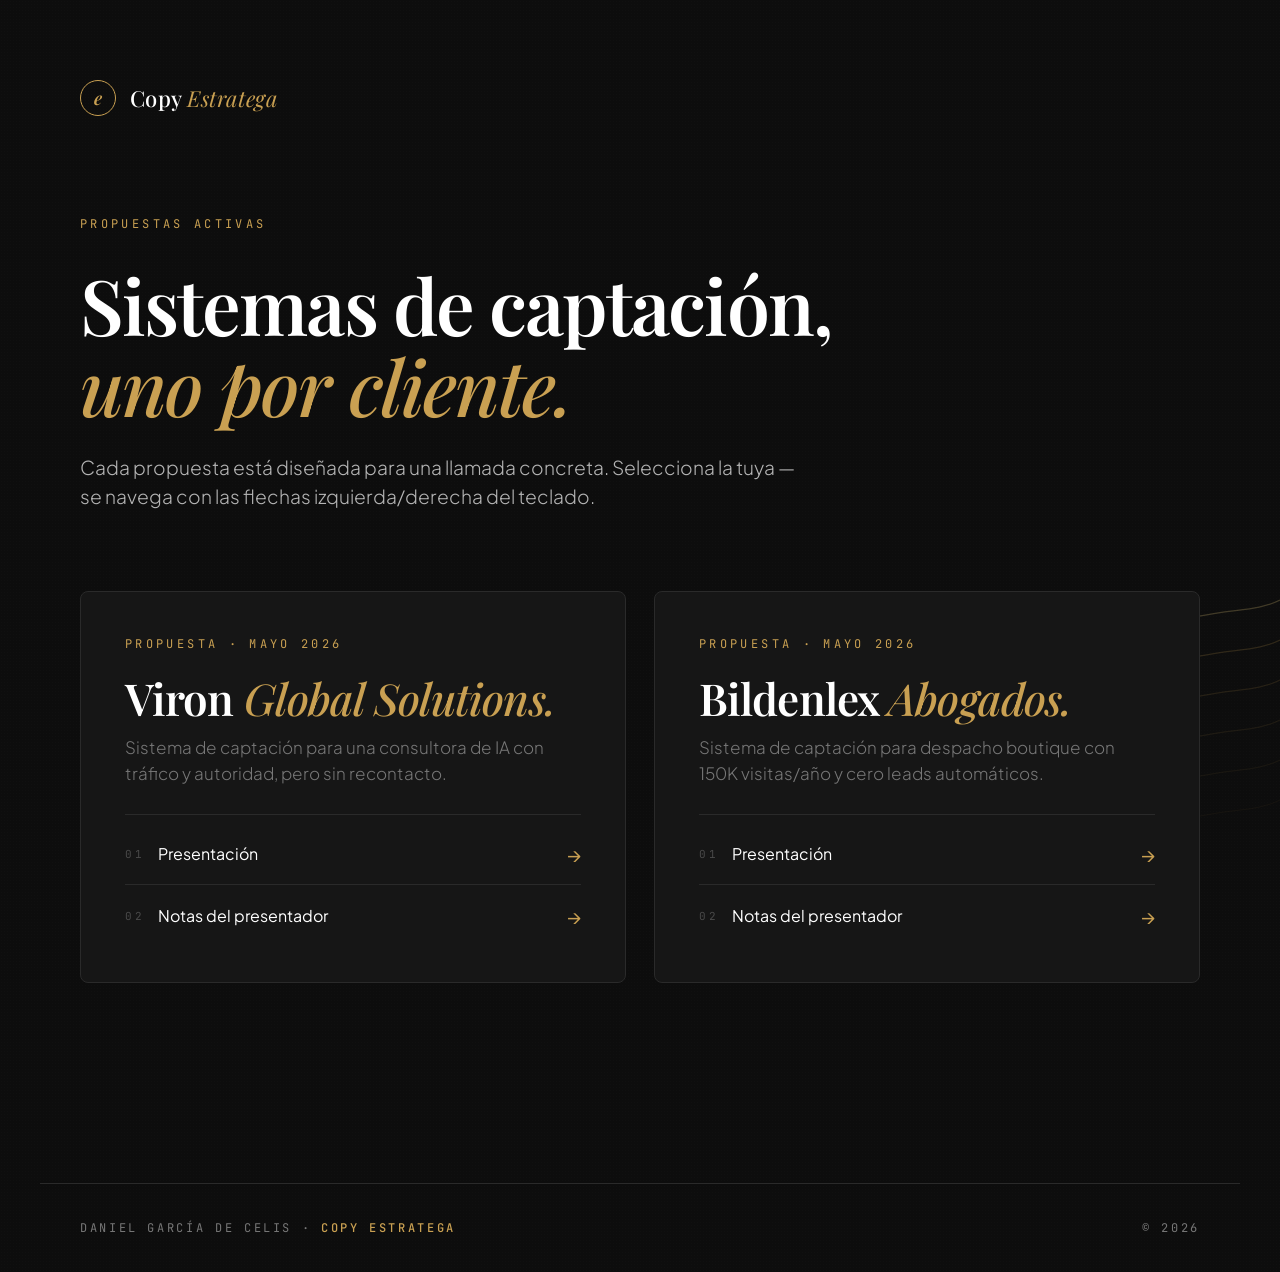
<file: index.html>
<!doctype html>
<html lang="es">
<head>
<meta charset="utf-8">
<title>Copy Estratega · Propuestas</title>
<meta name="viewport" content="width=device-width,initial-scale=1">
<meta name="robots" content="noindex,nofollow">
<link rel="preconnect" href="https://fonts.googleapis.com">
<link rel="preconnect" href="https://fonts.gstatic.com" crossorigin>
<link href="https://fonts.googleapis.com/css2?family=Playfair+Display:ital,wght@0,500;0,600;0,700;1,400;1,500&family=Plus+Jakarta+Sans:wght@300;400;500;600&family=JetBrains+Mono:wght@400;500&display=swap" rel="stylesheet">
<style>
  :root {
    --gold: #C9A052;
    --gold-light: #E4C87A;
    --gold-dark: #9A7838;
    --bg: #0D0D0D;
    --surface: #161616;
    --line: #2A2A2A;
    --line-strong: #3A3A3A;
    --fg-1: #FFFFFF;
    --fg-2: #B5B5B5;
    --fg-3: #777777;
    --fg-4: #4A4A4A;
    --font-display: 'Playfair Display', serif;
    --font-body: 'Plus Jakarta Sans', system-ui, sans-serif;
    --font-mono: 'JetBrains Mono', monospace;
  }
  * { box-sizing: border-box; }
  html, body {
    margin: 0; padding: 0;
    background: var(--bg);
    color: var(--fg-1);
    font-family: var(--font-body);
    min-height: 100vh;
  }
  body {
    background-image: radial-gradient(rgba(255,255,255,0.012) 1px, transparent 1px);
    background-size: 3px 3px;
    display: flex;
    flex-direction: column;
  }
  .page {
    flex: 1;
    max-width: 1200px;
    width: 100%;
    margin: 0 auto;
    padding: 80px 40px 120px;
    position: relative;
  }
  /* Header */
  .brandmark {
    display: inline-flex;
    align-items: center;
    gap: 14px;
  }
  .brandmark .dot {
    width: 36px; height: 36px;
    border-radius: 50%;
    border: 1px solid var(--gold);
    display: flex; align-items: center; justify-content: center;
    color: var(--gold);
    font-family: var(--font-display);
    font-size: 18px;
    font-style: italic;
    font-weight: 600;
  }
  .brandmark .wordmark {
    font-family: var(--font-display);
    font-size: 22px;
    font-weight: 500;
    letter-spacing: 0.02em;
    color: var(--fg-1);
  }
  .brandmark .wordmark em {
    font-style: italic;
    color: var(--gold);
    font-weight: 400;
  }

  .eyebrow {
    font-family: var(--font-mono);
    font-size: 12px;
    letter-spacing: 0.28em;
    text-transform: uppercase;
    color: var(--gold);
    margin: 100px 0 32px;
  }
  h1 {
    font-family: var(--font-display);
    font-weight: 600;
    font-size: clamp(48px, 6vw, 88px);
    line-height: 1.05;
    letter-spacing: -0.025em;
    margin: 0 0 28px;
    color: var(--fg-1);
    max-width: 900px;
    text-wrap: balance;
  }
  h1 em {
    color: var(--gold);
    font-style: italic;
    font-weight: 500;
  }
  .lede {
    font-family: var(--font-body);
    font-size: clamp(18px, 1.5vw, 22px);
    font-weight: 300;
    line-height: 1.5;
    color: var(--fg-2);
    max-width: 720px;
    margin: 0 0 80px;
  }

  /* Cards */
  .cards {
    display: grid;
    grid-template-columns: repeat(auto-fit, minmax(380px, 1fr));
    gap: 28px;
    margin-bottom: 80px;
  }
  .card {
    display: flex;
    flex-direction: column;
    background: var(--surface);
    border: 1px solid var(--line);
    border-radius: 8px;
    padding: 44px 44px 36px;
    color: inherit;
    position: relative;
    overflow: hidden;
    transition: border-color 0.2s ease;
  }
  .card:hover {
    border-color: var(--line-strong);
  }
  .card .clabel {
    font-family: var(--font-mono);
    font-size: 12px;
    letter-spacing: 0.28em;
    text-transform: uppercase;
    color: var(--gold);
    margin-bottom: 22px;
  }
  .card h2 {
    font-family: var(--font-display);
    font-size: 44px;
    font-weight: 600;
    color: var(--fg-1);
    letter-spacing: -0.02em;
    line-height: 1.08;
    margin: 0 0 14px;
  }
  .card h2 em {
    color: var(--gold);
    font-style: italic;
    font-weight: 500;
  }
  .card .sub {
    font-family: var(--font-body);
    font-size: 17px;
    font-weight: 300;
    color: var(--fg-3);
    line-height: 1.5;
    margin: 0 0 28px;
    max-width: 440px;
  }
  .card .actions {
    margin-top: auto;
    padding-top: 8px;
    border-top: 1px solid var(--line);
    display: flex;
    flex-direction: column;
  }
  .card .actions a {
    display: flex;
    align-items: center;
    justify-content: space-between;
    padding: 18px 0;
    text-decoration: none;
    color: var(--fg-1);
    font-family: var(--font-body);
    font-size: 16px;
    font-weight: 400;
    border-bottom: 1px solid var(--line);
    transition: color 0.18s ease, padding 0.18s ease;
  }
  .card .actions a:last-child { border-bottom: none; }
  .card .actions a .label {
    display: flex;
    align-items: center;
    gap: 14px;
  }
  .card .actions a .kicker {
    font-family: var(--font-mono);
    font-size: 11px;
    letter-spacing: 0.24em;
    text-transform: uppercase;
    color: var(--fg-4);
  }
  .card .actions a .arrow {
    color: var(--gold);
    font-size: 20px;
    transition: transform 0.2s ease;
  }
  .card .actions a:hover { color: var(--gold); padding-left: 4px; }
  .card .actions a:hover .arrow { transform: translateX(6px); }
  .card .actions a.muted {
    color: var(--fg-4);
    pointer-events: none;
    cursor: default;
  }
  .card .actions a.muted .arrow { color: var(--fg-4); }
  .card .actions a.muted .badge {
    font-family: var(--font-mono);
    font-size: 10px;
    letter-spacing: 0.2em;
    text-transform: uppercase;
    color: var(--fg-3);
    border: 1px solid var(--line-strong);
    border-radius: 999px;
    padding: 3px 10px;
  }

  /* Footer */
  footer {
    border-top: 1px solid var(--line);
    padding: 36px 40px;
    max-width: 1200px;
    width: 100%;
    margin: 0 auto;
    display: flex;
    justify-content: space-between;
    align-items: center;
    gap: 24px;
  }
  footer .meta {
    font-family: var(--font-mono);
    font-size: 12px;
    letter-spacing: 0.22em;
    text-transform: uppercase;
    color: var(--fg-3);
  }
  footer .meta strong { color: var(--gold); font-weight: 500; }

  /* Waves */
  .waves {
    position: fixed;
    right: 0; bottom: 0;
    width: 520px; height: 360px;
    pointer-events: none;
    opacity: 0.45;
    z-index: 0;
  }
  .waves svg { width: 100%; height: 100%; display: block; }
  .waves path { fill: none; stroke: var(--gold); stroke-width: 1.2; opacity: 0.35; }
  .waves path:nth-child(1) { opacity: 0.10; }
  .waves path:nth-child(2) { opacity: 0.15; }
  .waves path:nth-child(3) { opacity: 0.22; }
  .waves path:nth-child(4) { opacity: 0.30; }
  .waves path:nth-child(5) { opacity: 0.42; }
  .waves path:nth-child(6) { opacity: 0.55; stroke: var(--gold-light); }

  .page, footer { position: relative; z-index: 1; }

  @media (max-width: 720px) {
    .page { padding: 60px 24px 80px; }
    .cards { grid-template-columns: 1fr; }
    .card { padding: 32px 28px; }
    .card h2 { font-size: 32px; }
    footer { flex-direction: column; align-items: flex-start; padding: 28px 24px; }
  }
</style>
</head>
<body>

<div class="page">
  <div class="brandmark">
    <span class="dot">e</span>
    <span class="wordmark">Copy <em>Estratega</em></span>
  </div>

  <p class="eyebrow">Propuestas activas</p>
  <h1>Sistemas de captación,<br><em>uno por cliente.</em></h1>
  <p class="lede">Cada propuesta está diseñada para una llamada concreta. Selecciona la tuya — se navega con las flechas izquierda/derecha del teclado.</p>

  <div class="cards">
    <div class="card">
      <div class="clabel">Propuesta · Mayo 2026</div>
      <h2>Viron <em>Global Solutions.</em></h2>
      <p class="sub">Sistema de captación para una consultora de IA con tráfico y autoridad, pero sin recontacto.</p>
      <div class="actions">
        <a href="viron/">
          <span class="label"><span class="kicker">01</span> Presentación</span>
          <span class="arrow">→</span>
        </a>
        <a href="viron/notas.html">
          <span class="label"><span class="kicker">02</span> Notas del presentador</span>
          <span class="arrow">→</span>
        </a>
      </div>
    </div>

    <div class="card">
      <div class="clabel">Propuesta · Mayo 2026</div>
      <h2>Bildenlex <em>Abogados.</em></h2>
      <p class="sub">Sistema de captación para despacho boutique con 150K visitas/año y cero leads automáticos.</p>
      <div class="actions">
        <a href="bildenlex/">
          <span class="label"><span class="kicker">01</span> Presentación</span>
          <span class="arrow">→</span>
        </a>
        <a href="bildenlex/notas.html">
          <span class="label"><span class="kicker">02</span> Notas del presentador</span>
          <span class="arrow">→</span>
        </a>
      </div>
    </div>
  </div>
</div>

<footer>
  <div class="meta">Daniel García de Celis · <strong>Copy Estratega</strong></div>
  <div class="meta">© 2026</div>
</footer>

<div class="waves" aria-hidden="true">
  <svg viewBox="0 0 520 360" preserveAspectRatio="none">
    <path d="M0,300 C130,260 260,340 390,290 C460,265 490,275 520,260" />
    <path d="M0,260 C130,220 260,300 390,250 C460,225 490,235 520,220" />
    <path d="M0,220 C130,180 260,260 390,210 C460,185 490,195 520,180" />
    <path d="M0,180 C130,140 260,220 390,170 C460,145 490,155 520,140" />
    <path d="M0,140 C130,100 260,180 390,130 C460,105 490,115 520,100" />
    <path d="M0,100 C130,60 260,140 390,90 C460,65 490,75 520,60" />
  </svg>
</div>

</body>
</html>
</file>
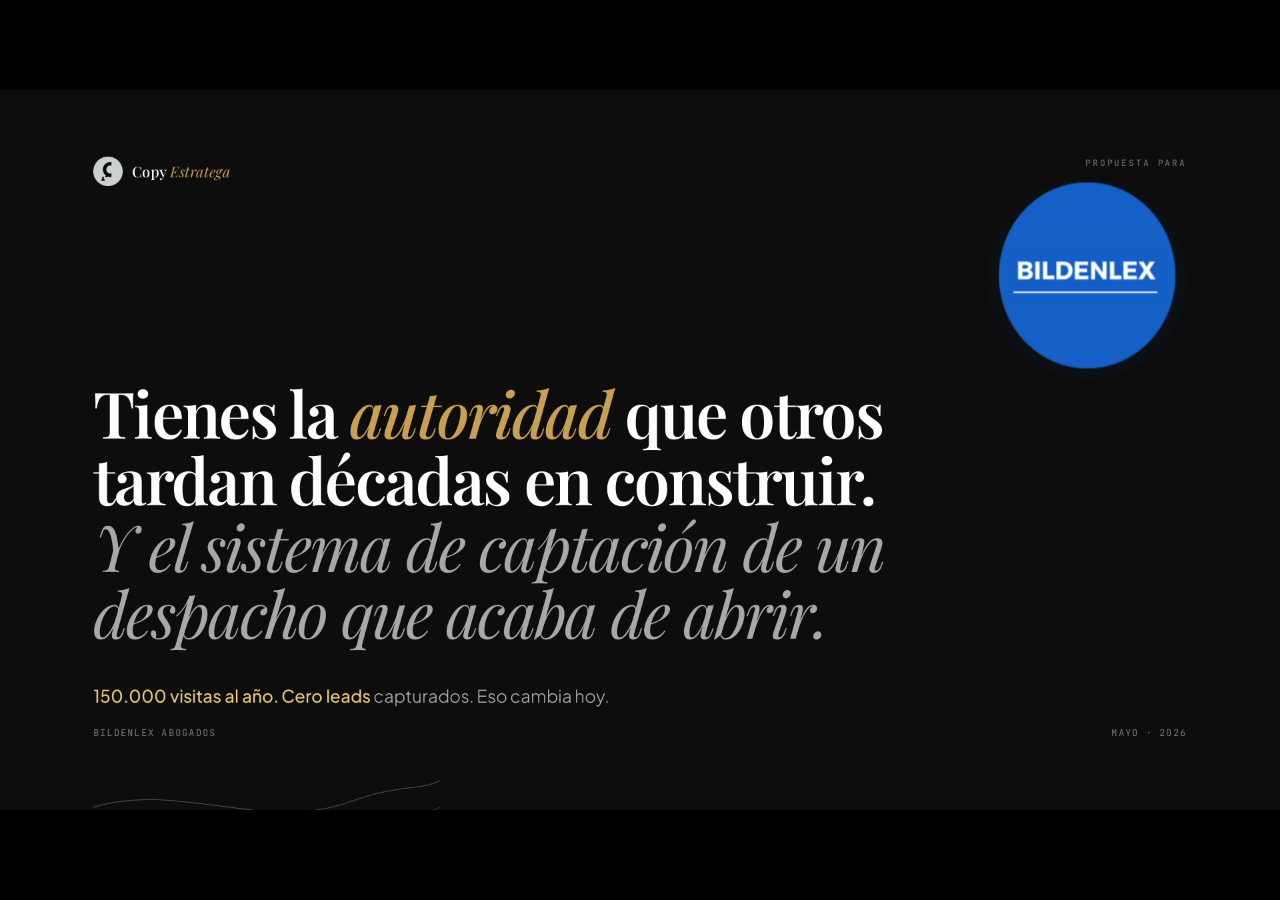
<file: bildenlex/index.html>
<!doctype html>
<html lang="es">
<head>
<meta charset="utf-8">
<title>Bildenlex · Propuesta · Copy Estratega</title>
<meta name="viewport" content="width=device-width,initial-scale=1">
<link rel="stylesheet" href="colors_and_type.css">
<style>
  /* ─── Deck-level overrides ─────────────────────────── */
  html, body { background: #000; margin: 0; }
  deck-stage { background: #000; }

  :root {
    --slide-pad-x: 140px;
    --slide-pad-y: 100px;
    --gold: #C9A052;
    --gold-light: #E4C87A;
    --gold-dark: #9A7838;
    --red: #C95252;
    --red-soft: #8a3a3a;
    --bg: #0D0D0D;
    --surface: #161616;
    --surface-2: #1F1F1F;
    --line: #2A2A2A;
    --line-strong: #3A3A3A;
    --fg-1: #FFFFFF;
    --fg-2: #B5B5B5;
    --fg-3: #777777;
    --fg-4: #4A4A4A;
  }

  /* Slide canvas */
  section.slide {
    position: relative;
    width: 1920px;
    height: 1080px;
    background: var(--bg);
    color: var(--fg-1);
    font-family: var(--font-body);
    overflow: hidden;
    padding: var(--slide-pad-y) var(--slide-pad-x);
    display: flex;
    flex-direction: column;
  }

  /* Fine grain noise */
  section.slide::before {
    content: "";
    position: absolute; inset: 0;
    background-image:
      radial-gradient(rgba(255,255,255,0.012) 1px, transparent 1px);
    background-size: 3px 3px;
    pointer-events: none;
    z-index: 0;
  }

  /* Recurring wave motif — bottom-right corner */
  .waves {
    position: absolute;
    right: 0;
    bottom: 0;
    width: 520px;
    height: 360px;
    pointer-events: none;
    opacity: 0.55;
    z-index: 1;
  }
  .waves svg { width: 100%; height: 100%; display: block; }
  .waves path {
    fill: none;
    stroke: var(--gold);
    stroke-width: 1.2;
    opacity: 0.35;
  }
  .waves path:nth-child(1) { opacity: 0.12; }
  .waves path:nth-child(2) { opacity: 0.18; }
  .waves path:nth-child(3) { opacity: 0.26; }
  .waves path:nth-child(4) { opacity: 0.34; }
  .waves path:nth-child(5) { opacity: 0.45; }
  .waves path:nth-child(6) { opacity: 0.6; stroke: var(--gold-light); }

  /* Brand mark (small) */
  .brandmark {
    display: inline-flex;
    align-items: center;
    gap: 14px;
    z-index: 2;
  }
  .brandmark img {
    width: 44px; height: 44px;
    filter: invert(1);
    opacity: 0.92;
  }
  .brandmark .wordmark {
    font-family: var(--font-display);
    font-size: 22px;
    font-weight: 500;
    letter-spacing: 0.02em;
    color: var(--fg-1);
  }
  .brandmark .wordmark em {
    font-style: italic;
    color: var(--gold);
    font-weight: 400;
  }

  /* Slide chrome elements */
  .slide-num {
    position: absolute;
    bottom: 56px;
    left: var(--slide-pad-x);
    font-family: var(--font-mono);
    font-size: 13px;
    letter-spacing: 0.18em;
    color: var(--fg-4);
    z-index: 3;
  }
  .slide-num strong { color: var(--gold); font-weight: 500; }

  /* All content sits above motif */
  .slide > * { position: relative; z-index: 2; }

  /* ─── Typography helpers ──────────────────────── */
  .display {
    font-family: var(--font-display);
    font-weight: 600;
    line-height: 1.04;
    letter-spacing: -0.025em;
    color: var(--fg-1);
    margin: 0;
  }
  .display.light { font-weight: 400; }
  .display.italic { font-style: italic; }

  .eyebrow {
    font-family: var(--font-body);
    font-size: 14px;
    font-weight: 500;
    letter-spacing: 0.22em;
    text-transform: uppercase;
    color: var(--gold);
  }

  .meta {
    font-family: var(--font-mono);
    font-size: 14px;
    letter-spacing: 0.16em;
    color: var(--fg-3);
    text-transform: uppercase;
  }

  .lede {
    font-family: var(--font-body);
    font-size: 28px;
    font-weight: 300;
    line-height: 1.45;
    color: var(--fg-2);
    max-width: 1200px;
  }

  .body {
    font-family: var(--font-body);
    font-size: 22px;
    font-weight: 400;
    line-height: 1.55;
    color: var(--fg-2);
  }

  .micro {
    font-family: var(--font-body);
    font-size: 18px;
    font-weight: 300;
    line-height: 1.55;
    color: var(--fg-3);
  }

  .gold { color: var(--gold); }
  .gold-light { color: var(--gold-light); }
  .red { color: var(--red); }
  .white { color: var(--fg-1); }
  .muted { color: var(--fg-2); }
  .subtle { color: var(--fg-3); }
  .ital { font-style: italic; }

  /* Hairline */
  .hairline {
    width: 100%; height: 1px;
    background: var(--line);
    border: none;
  }
  .hairline.gold {
    background: linear-gradient(90deg, transparent, var(--gold) 30%, var(--gold) 70%, transparent);
    opacity: 0.5;
  }

  /* ─── Generic icon (SVG) tile ─────────────────── */
  .icon-tile {
    width: 56px; height: 56px;
    display: inline-flex;
    align-items: center; justify-content: center;
    border: 1px solid var(--line-strong);
    border-radius: 4px;
    color: var(--gold);
    flex-shrink: 0;
    background: var(--surface);
  }
  .icon-tile svg {
    width: 26px; height: 26px;
    stroke: currentColor; fill: none;
    stroke-width: 1.4;
    stroke-linecap: round;
    stroke-linejoin: round;
  }

  /* ─── Slide-1 portada ─────────────────────────── */
  .s1-top {
    display: flex;
    justify-content: space-between;
    align-items: center;
  }
  .s1-stack {
    margin-top: auto;
    margin-bottom: auto;
    max-width: 1500px;
  }
  .s1-headline {
    font-family: var(--font-display);
    font-size: 96px;
    font-weight: 600;
    line-height: 1.04;
    letter-spacing: -0.028em;
    margin: 0;
    color: var(--fg-1);
  }
  .s1-headline .accent {
    color: var(--gold);
    font-style: italic;
    font-weight: 500;
  }
  .s1-sub {
    margin-top: 56px;
    font-family: var(--font-body);
    font-size: 26px;
    font-weight: 300;
    line-height: 1.5;
    color: var(--fg-2);
    max-width: 1100px;
  }
  .s1-sub strong { color: var(--gold-light); font-weight: 500; }
  .s1-bottom {
    display: flex;
    justify-content: space-between;
    align-items: flex-end;
  }
  .s1-bottom .meta { color: var(--fg-3); }

  /* ─── Slide-2 Precio ──────────────────────────── */
  section.slide.s2 {
    align-items: center;
    justify-content: space-between;
    text-align: center;
    padding-top: 160px;
    padding-bottom: 160px;
  }
  .s2 .intro {
    font-family: var(--font-body);
    font-size: 22px;
    font-weight: 300;
    color: var(--fg-3);
    margin-bottom: 28px;
    letter-spacing: 0.02em;
  }
  .s2 .pre {
    font-family: var(--font-body);
    font-size: 30px;
    font-weight: 300;
    color: var(--fg-1);
    margin-bottom: 60px;
    letter-spacing: -0.005em;
  }
  .s2 .price {
    font-family: var(--font-display);
    font-size: 220px;
    font-weight: 700;
    color: var(--fg-1);
    line-height: 1;
    letter-spacing: -0.04em;
    margin: 0;
  }
  .s2 .price .currency {
    font-size: 110px;
    vertical-align: top;
    margin-right: 8px;
    color: var(--gold);
    font-weight: 500;
  }
  .s2 .price .plus {
    font-family: var(--font-body);
    font-weight: 200;
    color: var(--fg-3);
    font-size: 70px;
    margin: 0 28px;
    vertical-align: middle;
  }
  .s2 .price .monthly {
    font-family: var(--font-display);
    font-style: italic;
    font-weight: 500;
    font-size: 110px;
    color: var(--gold);
  }
  .s2 .price .monthly small {
    font-family: var(--font-body);
    font-style: normal;
    font-size: 36px;
    color: var(--fg-3);
    font-weight: 300;
    letter-spacing: 0.02em;
    margin-left: 6px;
  }
  .s2 .terms {
    font-family: var(--font-mono);
    font-size: 16px;
    letter-spacing: 0.22em;
    text-transform: uppercase;
    color: var(--fg-3);
    margin-top: 50px;
  }
  .s2 .terms span { margin: 0 14px; color: var(--gold); }
  .s2 .closer {
    font-family: var(--font-body);
    font-size: 26px;
    font-weight: 300;
    color: var(--fg-1);
    margin-top: 90px;
    letter-spacing: -0.005em;
  }
  .s2 .closer em { font-style: italic; color: var(--gold-light); }

  /* ─── Slide-3 Espejo ─────────────────────────── */
  .s3-title-row { margin-bottom: 60px; }
  .s3-title {
    font-family: var(--font-display);
    font-size: 64px;
    font-weight: 600;
    line-height: 1.06;
    letter-spacing: -0.025em;
    margin: 0;
  }
  .s3-title .par {
    font-family: var(--font-display);
    font-size: 26px;
    font-style: italic;
    font-weight: 400;
    color: var(--fg-3);
    display: block;
    margin-top: 18px;
    letter-spacing: 0;
  }
  .s3-have-grid {
    display: grid;
    grid-template-columns: repeat(3, 1fr);
    gap: 28px;
  }
  .have-card {
    background: var(--surface);
    border: 1px solid var(--line);
    border-radius: 8px;
    padding: 32px 32px 36px;
    display: flex;
    flex-direction: column;
    gap: 22px;
    min-height: 200px;
  }
  .have-card .icon-tile {
    width: 52px; height: 52px;
    border: 1px solid var(--line-strong);
    color: var(--gold);
  }
  .have-card .have-num {
    font-family: var(--font-display);
    font-size: 44px;
    font-weight: 600;
    line-height: 1;
    color: var(--fg-1);
    letter-spacing: -0.02em;
  }
  .have-card .have-num small {
    font-family: var(--font-body);
    font-size: 18px;
    color: var(--gold);
    margin-left: 8px;
    font-weight: 500;
    letter-spacing: 0.04em;
  }
  .have-card .have-label {
    font-family: var(--font-body);
    font-size: 18px;
    font-weight: 400;
    line-height: 1.4;
    color: var(--fg-2);
  }

  .s3-divider {
    margin: 56px 0 44px;
    display: flex;
    align-items: center;
    gap: 24px;
  }
  .s3-divider .line { flex: 1; height: 1px; background: var(--line); }
  .s3-divider .label {
    font-family: var(--font-display);
    font-size: 32px;
    font-style: italic;
    font-weight: 500;
    color: var(--gold);
    letter-spacing: -0.01em;
  }

  .s3-bad-grid {
    display: grid;
    grid-template-columns: repeat(3, 1fr);
    gap: 36px;
    align-items: end;
  }
  .bad-cell { display: flex; flex-direction: column; gap: 12px; }
  .bad-cell .num {
    font-family: var(--font-display);
    font-size: 140px;
    font-weight: 700;
    color: var(--red);
    line-height: 0.9;
    letter-spacing: -0.05em;
  }
  .bad-cell .desc {
    font-family: var(--font-body);
    font-size: 17px;
    font-weight: 400;
    line-height: 1.4;
    color: var(--fg-2);
    max-width: 320px;
  }

  .s3-conclusion {
    margin-top: 56px;
    text-align: center;
    font-family: var(--font-display);
    font-style: italic;
    font-weight: 400;
    font-size: 32px;
    line-height: 1.4;
    color: var(--fg-1);
    letter-spacing: -0.01em;
  }
  .s3-conclusion .em { color: var(--gold); font-weight: 500; }

  /* ─── Slide-4 Problema ───────────────────────── */
  .s4 { justify-content: space-between; }
  .s4-title {
    font-family: var(--font-display);
    font-size: 84px;
    font-weight: 600;
    line-height: 1.05;
    letter-spacing: -0.025em;
    margin: 0;
    max-width: 1500px;
  }
  .s4-title .light {
    display: block;
    font-weight: 300;
    color: var(--fg-2);
    font-style: italic;
    margin-top: 12px;
  }
  .s4-flow {
    display: flex;
    align-items: center;
    gap: 60px;
    justify-content: center;
    margin: 60px 0;
  }
  .s4-step {
    display: flex;
    flex-direction: column;
    align-items: center;
    gap: 16px;
    min-width: 200px;
  }
  .s4-step .icon {
    width: 92px; height: 92px;
    border: 1px solid var(--line-strong);
    border-radius: 50%;
    display: flex; align-items: center; justify-content: center;
    color: var(--fg-1);
    background: var(--surface);
  }
  .s4-step.gone .icon { color: var(--red); border-color: var(--red-soft); }
  .s4-step .icon svg {
    width: 38px; height: 38px;
    fill: none; stroke: currentColor;
    stroke-width: 1.4;
    stroke-linecap: round; stroke-linejoin: round;
  }
  .s4-step .lab {
    font-family: var(--font-body);
    font-size: 19px;
    font-weight: 500;
    letter-spacing: 0.04em;
    text-transform: uppercase;
    color: var(--fg-2);
  }
  .s4-step.gone .lab { color: var(--red); }
  .s4-arrow {
    flex: 0 0 100px;
    display: flex; align-items: center; justify-content: center;
    color: var(--fg-3);
  }
  .s4-arrow svg {
    width: 80px; height: 14px;
    fill: none; stroke: currentColor;
    stroke-width: 1.2;
    stroke-linecap: round; stroke-linejoin: round;
  }
  .s4-stat {
    font-family: var(--font-display);
    font-size: clamp(28px, 4.2vw, 48px);
    font-weight: 600;
    color: var(--fg-1);
    line-height: 1.18;
    letter-spacing: -0.02em;
    text-align: center;
    max-width: 1000px;
    margin-left: auto;
    margin-right: auto;
    text-wrap: balance;
  }
  .s4-stat .pct {
    color: var(--gold);
    font-style: italic;
    font-weight: 700;
  }

  /* ─── Slide-5 Antes/Después ───────────────────── */
  .s5-eyebrow { text-align: center; margin-bottom: 52px; }
  .s5-grid {
    flex: 1;
    display: grid;
    grid-template-columns: 1fr auto 1fr;
    gap: 0;
    align-items: stretch;
  }
  .s5-col {
    display: flex;
    flex-direction: column;
    gap: 36px;
    padding: 50px 60px;
  }
  .s5-col.before { background: linear-gradient(180deg, rgba(201,82,82,0.04), transparent); }
  .s5-col.after  { background: linear-gradient(180deg, rgba(201,160,82,0.06), transparent); }
  .s5-vline { width: 1px; background: var(--line); }
  .s5-header {
    font-family: var(--font-mono);
    font-size: 18px;
    letter-spacing: 0.32em;
    text-transform: uppercase;
    font-weight: 500;
  }
  .s5-col.before .s5-header { color: var(--red); }
  .s5-col.after  .s5-header { color: var(--gold); }
  .s5-flow {
    display: flex;
    flex-direction: column;
    gap: 16px;
  }
  .s5-step {
    display: flex;
    align-items: center;
    gap: 22px;
    font-family: var(--font-body);
    font-size: 26px;
    color: var(--fg-1);
    font-weight: 400;
  }
  .s5-step .dot {
    width: 10px; height: 10px;
    background: var(--line-strong);
    border-radius: 50%;
    flex-shrink: 0;
  }
  .s5-col.after .s5-step .dot { background: var(--gold); }
  .s5-col.before .s5-step:last-child .dot { background: var(--red); }

  .s5-spacer { flex: 1; }
  .s5-result {
    border-top: 1px solid var(--line);
    padding-top: 36px;
  }
  .s5-result-num {
    font-family: var(--font-display);
    font-weight: 700;
    line-height: 1;
    letter-spacing: -0.03em;
  }
  .s5-col.before .s5-result-num {
    font-size: 70px;
    color: var(--red);
  }
  .s5-col.after .s5-result-num {
    font-size: 88px;
    color: var(--gold);
  }
  .s5-result-label {
    margin-top: 14px;
    font-family: var(--font-body);
    font-size: 19px;
    font-weight: 500;
    color: var(--fg-2);
    letter-spacing: 0.06em;
    text-transform: uppercase;
  }
  .s5-col.after .s5-result-label { color: var(--gold-light); font-weight: 400; text-transform: none; font-style: italic; font-size: 24px; letter-spacing: 0; }

  /* ─── Slide-6 Números ─────────────────────────── */
  .s6-title { margin-bottom: 50px; }
  .s6-title h2 {
    font-family: var(--font-display);
    font-size: 64px;
    font-weight: 600;
    line-height: 1.05;
    letter-spacing: -0.025em;
    margin: 0;
    max-width: 1400px;
  }
  .s6-title h2 .em {
    color: var(--gold);
    font-style: italic;
    font-weight: 500;
  }
  .s6-grid {
    flex: 1;
    display: grid;
    grid-template-columns: 1fr 1fr;
    grid-template-rows: 1fr 1fr;
    gap: 28px;
  }
  .s6-card {
    background: var(--surface);
    border: 1px solid var(--line);
    border-radius: 8px;
    padding: 36px 40px;
    display: flex;
    flex-direction: column;
    justify-content: space-between;
    gap: 18px;
    position: relative;
    overflow: hidden;
  }
  .s6-card.hero {
    background: linear-gradient(140deg, rgba(201,160,82,0.10), rgba(201,160,82,0.02));
    border-color: var(--gold);
    box-shadow: 0 0 60px rgba(201,160,82,0.12);
  }
  .s6-card.hero::after {
    content: "";
    position: absolute;
    top: 32px; right: 32px;
    width: 8px; height: 8px;
    border-radius: 50%;
    background: var(--gold);
    box-shadow: 0 0 16px rgba(201,160,82,0.7);
  }
  .s6-num {
    font-family: var(--font-display);
    font-weight: 700;
    line-height: 1;
    letter-spacing: -0.04em;
    color: var(--fg-1);
    font-size: 100px;
  }
  .s6-card.hero .s6-num { color: var(--gold); font-style: italic; }
  .s6-num small {
    font-family: var(--font-body);
    font-size: 26px;
    font-weight: 400;
    color: var(--fg-3);
    margin-left: 4px;
    font-style: normal;
  }
  .s6-card .s6-eyebrow {
    font-family: var(--font-mono);
    font-size: 14px;
    letter-spacing: 0.24em;
    text-transform: uppercase;
    color: var(--fg-3);
  }
  .s6-card.hero .s6-eyebrow { color: var(--gold); }
  .s6-card .s6-desc {
    font-family: var(--font-body);
    font-size: 18px;
    font-weight: 300;
    line-height: 1.45;
    color: var(--fg-2);
  }
  .s6-card.hero .s6-desc { color: var(--fg-1); font-weight: 400; }

  /* ─── Slide-7 Sistema ─────────────────────────── */
  .s7-title-block { margin-bottom: 60px; max-width: 1400px; }
  .s7-title {
    font-family: var(--font-display);
    font-size: 84px;
    font-weight: 600;
    line-height: 1.05;
    letter-spacing: -0.025em;
    margin: 0 0 18px;
  }
  .s7-title .em { color: var(--gold); font-style: italic; font-weight: 500; }
  .s7-sub {
    font-family: var(--font-body);
    font-size: 26px;
    font-weight: 300;
    color: var(--fg-2);
    line-height: 1.5;
  }
  .s7-list { display: flex; flex-direction: column; gap: 0; }
  .s7-row {
    display: grid;
    grid-template-columns: 90px 280px 1fr 60px;
    align-items: center;
    gap: 40px;
    padding: 40px 12px;
    border-top: 1px solid var(--line);
  }
  .s7-row:last-child { border-bottom: 1px solid var(--line); }
  .s7-row .num {
    font-family: var(--font-mono);
    font-size: 18px;
    color: var(--gold);
    letter-spacing: 0.18em;
  }
  .s7-row .name {
    font-family: var(--font-display);
    font-size: 44px;
    font-weight: 600;
    color: var(--fg-1);
    letter-spacing: -0.02em;
    line-height: 1.05;
  }
  .s7-row .desc {
    font-family: var(--font-body);
    font-size: 24px;
    font-weight: 300;
    line-height: 1.45;
    color: var(--fg-2);
  }
  .s7-row .icon {
    color: var(--gold);
    display: flex; justify-content: flex-end;
  }
  .s7-row .icon svg {
    width: 36px; height: 36px;
    fill: none; stroke: currentColor;
    stroke-width: 1.3;
    stroke-linecap: round; stroke-linejoin: round;
  }

  /* ─── Slide-8 Bonus ───────────────────────────── */
  .s8-eyebrow { margin-bottom: 32px; }
  .s8-title {
    font-family: var(--font-display);
    font-size: 72px;
    font-weight: 600;
    line-height: 1.05;
    letter-spacing: -0.025em;
    margin: 0;
  }
  .s8-sub {
    font-family: var(--font-body);
    font-size: 26px;
    font-weight: 300;
    color: var(--fg-2);
    line-height: 1.5;
    margin: 18px 0 56px;
    max-width: 1100px;
  }
  .s8-list { display: flex; flex-direction: column; gap: 22px; }
  .s8-row {
    background: var(--surface);
    border: 1px solid var(--line);
    border-left: 3px solid var(--gold);
    border-radius: 6px;
    padding: 28px 36px;
    display: grid;
    grid-template-columns: 50px 1fr auto;
    align-items: center;
    gap: 32px;
  }
  .s8-row .check {
    width: 40px; height: 40px;
    border: 1px solid var(--gold);
    border-radius: 50%;
    color: var(--gold);
    display: flex; align-items: center; justify-content: center;
  }
  .s8-row .check svg {
    width: 20px; height: 20px;
    fill: none; stroke: currentColor;
    stroke-width: 2; stroke-linecap: round; stroke-linejoin: round;
  }
  .s8-row .text { display: flex; flex-direction: column; gap: 6px; }
  .s8-row .name {
    font-family: var(--font-display);
    font-size: 32px;
    font-weight: 600;
    color: var(--fg-1);
    letter-spacing: -0.015em;
  }
  .s8-row .desc {
    font-family: var(--font-body);
    font-size: 18px;
    font-weight: 300;
    color: var(--fg-3);
  }
  .s8-row .live {
    font-family: var(--font-body);
    font-size: 12px;
    font-weight: 600;
    letter-spacing: 0.18em;
    text-transform: uppercase;
    color: var(--gold);
    border: 1px solid var(--gold);
    padding: 6px 14px;
    border-radius: 999px;
    display: inline-flex;
    align-items: center;
    gap: 8px;
  }
  .s8-row .live::before {
    content: "";
    width: 7px; height: 7px;
    border-radius: 50%;
    background: var(--gold);
    box-shadow: 0 0 8px var(--gold);
  }

  /* ─── Slide-9 Tu parte ────────────────────────── */
  .s9-title {
    font-family: var(--font-display);
    font-size: 64px;
    font-weight: 600;
    letter-spacing: -0.025em;
    line-height: 1.05;
    margin: 0 0 36px;
  }
  .s9-section-label {
    font-family: var(--font-display);
    font-size: 32px;
    font-weight: 500;
    font-style: italic;
    color: var(--gold);
    margin: 0 0 24px;
    letter-spacing: -0.01em;
  }
  .s9-card {
    background: var(--surface);
    border: 1px solid var(--line);
    border-radius: 8px;
    padding: 32px 32px;
    display: flex;
    flex-direction: column;
    gap: 18px;
    min-height: 220px;
  }
  .s9-card .icon { color: var(--gold); }
  .s9-card .icon svg {
    width: 44px; height: 44px;
    fill: none; stroke: currentColor;
    stroke-width: 1.4; stroke-linecap: round; stroke-linejoin: round;
  }
  .s9-grid {
    display: grid;
    grid-template-columns: repeat(3, 1fr);
    gap: 22px;
  }
  .s9-card .name {
    font-family: var(--font-display);
    font-size: 30px;
    font-weight: 600;
    color: var(--fg-1);
    letter-spacing: -0.02em;
    line-height: 1.05;
  }
  .s9-card .desc {
    font-family: var(--font-body);
    font-size: 17px;
    font-weight: 300;
    line-height: 1.5;
    color: var(--fg-2);
    margin-top: auto;
  }

  .s9-not {
    margin-top: 40px;
  }
  .s9-not-label {
    font-family: var(--font-display);
    font-size: 32px;
    font-weight: 500;
    font-style: italic;
    color: var(--fg-3);
    margin: 0 0 24px;
    letter-spacing: -0.01em;
  }
  .s9-not-grid {
    display: grid;
    grid-template-columns: repeat(3, 1fr);
    gap: 22px;
  }
  .s9-not-card {
    background: rgba(20,20,20,0.5);
    border: 1px solid var(--line);
    border-style: dashed;
    border-radius: 8px;
    padding: 22px 26px;
    display: flex;
    align-items: center;
    gap: 18px;
    min-height: 0;
  }
  .s9-not-card .x {
    width: 28px; height: 28px;
    border-radius: 50%;
    border: 1px solid var(--fg-4);
    color: var(--fg-3);
    display: flex; align-items: center; justify-content: center;
    flex-shrink: 0;
  }
  .s9-not-card .x svg {
    width: 14px; height: 14px;
    fill: none; stroke: currentColor;
    stroke-width: 1.6; stroke-linecap: round;
  }
  .s9-not-card .name {
    font-family: var(--font-body);
    font-size: 19px;
    font-weight: 500;
    color: var(--fg-2);
    line-height: 1.25;
    letter-spacing: -0.005em;
  }

  /* ─── Slide-10 Proceso ────────────────────────── */
  .s10-title {
    font-family: var(--font-display);
    font-size: 64px;
    font-weight: 600;
    letter-spacing: -0.025em;
    line-height: 1.05;
    margin: 0 0 30px;
    max-width: 1500px;
  }
  .s10-title .em { color: var(--gold); font-style: italic; font-weight: 500; }
  .s10-timeline {
    margin: 70px 0 60px;
    position: relative;
  }
  .s10-line {
    position: absolute;
    top: 32px;
    left: 8%;
    right: 8%;
    height: 1px;
    background: linear-gradient(90deg, var(--line) 0%, var(--line) 70%, var(--gold) 100%);
  }
  .s10-nodes {
    display: grid;
    grid-template-columns: repeat(4, 1fr);
    position: relative;
    z-index: 2;
  }
  .s10-node {
    display: flex;
    flex-direction: column;
    align-items: center;
    text-align: center;
    gap: 24px;
  }
  .s10-node .week {
    font-family: var(--font-mono);
    font-size: 14px;
    letter-spacing: 0.22em;
    text-transform: uppercase;
    color: var(--fg-3);
    height: 24px;
  }
  .s10-node .dot {
    width: 22px; height: 22px;
    border-radius: 50%;
    background: var(--bg);
    border: 1.5px solid var(--line-strong);
    position: relative;
  }
  .s10-node.now .dot {
    background: var(--gold);
    border-color: var(--gold);
    box-shadow: 0 0 24px rgba(201,160,82,0.5);
    width: 26px; height: 26px;
  }
  .s10-node .label {
    font-family: var(--font-display);
    font-size: 32px;
    font-weight: 600;
    color: var(--fg-1);
    letter-spacing: -0.015em;
  }
  .s10-node.now .label { color: var(--gold); font-style: italic; }
  .s10-node .sublabel {
    font-family: var(--font-body);
    font-size: 17px;
    font-weight: 300;
    color: var(--fg-3);
    margin-top: -10px;
  }
  .s10-scope {
    text-align: center;
    margin: 30px auto 50px;
    max-width: 1500px;
  }
  .s10-scope p {
    font-family: var(--font-body);
    font-size: 18px;
    font-weight: 300;
    color: var(--fg-3);
    margin: 4px 0;
    font-style: italic;
  }
  .s10-scope p span { color: var(--fg-4); margin: 0 10px; }

  .s10-guarantee {
    margin: 0 auto;
    max-width: 920px;
    background: var(--surface);
    border: 1px solid var(--gold);
    border-radius: 8px;
    padding: 28px 40px;
    display: flex;
    align-items: center;
    gap: 28px;
    box-shadow: 0 0 40px rgba(201,160,82,0.1);
  }
  .s10-guarantee .shield {
    width: 56px; height: 56px;
    color: var(--gold);
    flex-shrink: 0;
  }
  .s10-guarantee .shield svg {
    width: 100%; height: 100%;
    fill: none; stroke: currentColor;
    stroke-width: 1.3; stroke-linecap: round; stroke-linejoin: round;
  }
  .s10-guarantee .text {
    font-family: var(--font-body);
    font-size: 20px;
    color: var(--fg-1);
    font-weight: 300;
    line-height: 1.45;
  }
  .s10-guarantee .text strong {
    font-family: var(--font-display);
    font-size: 24px;
    font-weight: 600;
    color: var(--gold);
    margin-right: 10px;
    letter-spacing: -0.01em;
  }

  /* ─── Slide-11 Daniel ─────────────────────────── */
  section.slide.s11 {
    display: grid !important;
    grid-template-columns: 1fr 600px;
    gap: 80px;
    align-items: center;
    padding: 80px 100px 80px 200px;
  }
  section.slide.s11 .s11-left {
    display: flex;
    flex-direction: column;
    justify-content: center;
    width: 100%;
  }
  section.slide.s11 .s11-title {
    font-size: 60px;
    margin-bottom: 50px;
    line-height: 1.05;
  }
  section.slide.s11 .s11-points { gap: 32px; }
  section.slide.s11 .s11-point { max-width: none; }
  section.slide.s11 .s11-point .head { font-size: 24px; line-height: 1.25; }
  section.slide.s11 .s11-point .body { font-size: 17px; line-height: 1.55; }
  .s11-left {
    flex: 1;
    display: flex;
    flex-direction: column;
    justify-content: center;
  }
  section.slide.s11 .s11-right {
    width: 600px;
    display: flex;
    align-items: center;
    justify-content: center;
    position: relative;
  }
  .s11-photo-frame {
    width: 600px; height: 820px;
    border-radius: 12px;
    overflow: hidden;
    background: #0A0A0A;
    border: 1px solid var(--line);
    position: relative;
    box-shadow: 0 30px 80px rgba(0,0,0,0.5), 0 0 60px rgba(201,160,82,0.08);
  }
  .s11-photo-frame img {
    width: 100%; height: 100%;
    object-fit: contain;
    object-position: center;
    display: block;
  }
  .s11-title {
    font-family: var(--font-display);
    font-size: 76px;
    font-weight: 600;
    line-height: 1.05;
    letter-spacing: -0.025em;
    margin: 0 0 70px;
  }
  .s11-title .em { color: var(--gold); font-style: italic; font-weight: 500; }
  .s11-points { display: flex; flex-direction: column; gap: 36px; }
  .s11-point { display: flex; flex-direction: column; gap: 10px; max-width: 720px; }
  .s11-point .head {
    font-family: var(--font-display);
    font-size: 28px;
    font-weight: 600;
    color: var(--fg-1);
    letter-spacing: -0.015em;
    line-height: 1.2;
  }
  .s11-point .body {
    font-family: var(--font-body);
    font-size: 19px;
    font-weight: 300;
    color: var(--fg-3);
    line-height: 1.55;
  }
  .s11-right-DUP { display:none; }
  .s11-photo-frame-DUP { display:none; }
  .s11-photo-frame::after {
    content: "";
    position: absolute; inset: 0;
    background: linear-gradient(180deg, transparent 50%, rgba(13,13,13,0.55) 100%);
  }
  .s11-photo-tag {
    position: absolute;
    bottom: 36px; left: 50%;
    transform: translateX(-50%);
    z-index: 2;
    font-family: var(--font-mono);
    font-size: 13px;
    letter-spacing: 0.22em;
    text-transform: uppercase;
    color: var(--gold);
  }

  /* ─── Slide-12 Inversión ─────────────────────── */
  .s12-title {
    font-family: var(--font-display);
    font-size: 60px;
    font-weight: 600;
    letter-spacing: -0.025em;
    line-height: 1.05;
    margin: 0 0 56px;
    text-align: center;
  }
  .s12-grid {
    display: grid;
    grid-template-columns: 1fr 1fr;
    gap: 28px;
    margin-bottom: 44px;
  }
  .s12-card {
    background: var(--surface);
    border: 1px solid var(--line);
    border-radius: 8px;
    padding: 36px 44px;
    display: flex;
    flex-direction: column;
    gap: 12px;
    min-height: 220px;
  }
  .s12-card .label {
    font-family: var(--font-mono);
    font-size: 13px;
    letter-spacing: 0.28em;
    text-transform: uppercase;
    color: var(--gold);
    margin-bottom: 8px;
  }
  .s12-card .price {
    font-family: var(--font-display);
    font-size: 88px;
    font-weight: 700;
    color: var(--fg-1);
    line-height: 1;
    letter-spacing: -0.03em;
  }
  .s12-card .price small {
    font-family: var(--font-body);
    font-size: 24px;
    font-weight: 300;
    color: var(--fg-3);
    margin-left: 6px;
  }
  .s12-card .desc {
    font-family: var(--font-body);
    font-size: 19px;
    font-weight: 300;
    color: var(--fg-2);
    margin-top: auto;
    line-height: 1.5;
  }
  .s12-lines {
    display: flex;
    flex-direction: column;
    gap: 14px;
    margin-bottom: 36px;
  }
  .s12-lines .row {
    font-family: var(--font-body);
    font-size: 17px;
    font-weight: 300;
    line-height: 1.5;
    color: var(--fg-2);
  }
  .s12-lines .row b {
    font-family: var(--font-body);
    font-weight: 600;
    color: var(--fg-1);
    margin-right: 14px;
    letter-spacing: 0.04em;
    text-transform: uppercase;
    font-size: 14px;
  }
  .s12-lines .row.no b { color: var(--fg-3); }
  .s12-lines .row.no { color: var(--fg-3); }
  .s12-lines .dot { color: var(--fg-4); margin: 0 12px; }

  /* ─── Slide-13 Cierre ─────────────────────────── */
  .s13 { align-items: center; text-align: center; justify-content: center; }
  .s13-eyebrow {
    font-family: var(--font-display);
    font-style: italic;
    font-weight: 400;
    font-size: 36px;
    color: var(--gold);
    margin-bottom: 32px;
  }
  .s13-headline {
    font-family: var(--font-display);
    font-size: 180px;
    font-weight: 700;
    color: var(--fg-1);
    line-height: 1;
    letter-spacing: -0.04em;
    margin: 0 0 60px;
  }
  .s13-sub {
    font-family: var(--font-body);
    font-size: 26px;
    font-weight: 300;
    color: var(--fg-2);
    margin-bottom: 56px;
  }
  .s13-steps {
    display: flex;
    flex-direction: column;
    gap: 14px;
    margin-bottom: 70px;
    font-family: var(--font-body);
    font-size: 24px;
    font-weight: 400;
    color: var(--fg-1);
    line-height: 1.5;
  }
  .s13-steps span { color: var(--gold); margin-right: 16px; font-family: var(--font-mono); font-size: 16px; letter-spacing: 0.18em; }
  .s13-contact {
    display: inline-flex;
    flex-direction: column;
    gap: 8px;
    align-items: center;
    padding: 26px 56px;
    border: 1px solid var(--gold);
    border-radius: 8px;
    background: rgba(201,160,82,0.06);
  }
  .s13-contact .who {
    font-family: var(--font-mono);
    font-size: 12px;
    letter-spacing: 0.28em;
    text-transform: uppercase;
    color: var(--gold);
  }
  .s13-contact .what {
    font-family: var(--font-display);
    font-size: 32px;
    font-weight: 600;
    color: var(--fg-1);
    letter-spacing: -0.01em;
  }
  .s13-bottom-brand {
    position: absolute;
    bottom: 60px;
    left: 50%;
    transform: translateX(-50%);
    z-index: 3;
  }

</style>

<script type="application/json" id="speaker-notes">[]</script>
</head>
<body>

<deck-stage>

<!-- ════════════════════ SLIDE 1 — PORTADA ════════════════════ -->
<section class="slide" data-screen-label="01 Portada">
  <div class="s1-top" style="align-items:flex-start;">
    <div class="brandmark">
      <img src="logo-circle.png" alt="">
      <span class="wordmark">Copy <em>Estratega</em></span>
    </div>
    <div style="display:flex;flex-direction:column;align-items:flex-end;gap:14px;">
      <span style="font-family:var(--font-mono);font-size:13px;letter-spacing:0.22em;text-transform:uppercase;color:var(--fg-3);font-weight:400;">Propuesta para</span>
      <img src="bildenlex-logo.png" alt="Bildenlex" style="width:300px;height:300px;display:block;border-radius:50%;">
    </div>
  </div>

  <div class="s1-stack">
    <h1 class="s1-headline">
      Tienes la <span class="accent">autoridad</span> que otros<br>
      tardan décadas en construir.<br>
      <span style="font-weight:300;color:#A8A8A8;font-style:italic;">Y el sistema de captación de un despacho que acaba de abrir.</span>
    </h1>
    <p class="s1-sub">
      <strong>150.000 visitas al año.</strong> <strong>Cero leads</strong> capturados. Eso cambia hoy.
    </p>
  </div>

  <div class="s1-bottom">
    <div class="meta">Bildenlex Abogados</div>
    <div class="meta">Mayo · 2026</div>
  </div>

  <div class="waves" aria-hidden="true">
    <svg viewBox="0 0 520 360" preserveAspectRatio="none">
      <path d="M0,300 C130,260 260,340 390,290 C460,265 490,275 520,260" />
      <path d="M0,260 C130,220 260,300 390,250 C460,225 490,235 520,220" />
      <path d="M0,220 C130,180 260,260 390,210 C460,185 490,195 520,180" />
      <path d="M0,180 C130,140 260,220 390,170 C460,145 490,155 520,140" />
      <path d="M0,140 C130,100 260,180 390,130 C460,105 490,115 520,100" />
      <path d="M0,100 C130,60 260,140 390,90 C460,65 490,75 520,60" />
    </svg>
  </div>

  <div class="slide-num"><strong>01</strong> · 13 — Portada</div>
</section>

<!-- ════════════════════ SLIDE 2 — PRECIO PRIMERO ════════════════════ -->
<section class="slide s2" data-screen-label="02 Precio">
  <div style="display:flex;flex-direction:column;align-items:center;gap:18px;">
    <p class="intro" style="margin:0;">Vamos a quitarnos la parte incómoda de encima.</p>
    <p class="pre" style="margin:0;">La inversión para poner este sistema en marcha es de…</p>
  </div>

  <div class="price" style="margin:0;">
    <span class="currency">$</span>1.800<span class="plus">+</span><span class="monthly">$500<small>/mes</small></span>
  </div>

  <div style="display:flex;flex-direction:column;align-items:center;gap:32px;">
    <p class="terms" style="margin:0;"><span>·</span> Setup completo <span>·</span> 30 días <span>·</span> Sin sorpresas <span>·</span></p>
    <p class="closer" style="margin:0;">Ahora te muestro <em>por qué tiene sentido.</em></p>
  </div>

  <div class="waves" aria-hidden="true">
    <svg viewBox="0 0 520 360" preserveAspectRatio="none">
      <path d="M0,300 C130,260 260,340 390,290 C460,265 490,275 520,260" />
      <path d="M0,260 C130,220 260,300 390,250 C460,225 490,235 520,220" />
      <path d="M0,220 C130,180 260,260 390,210 C460,185 490,195 520,180" />
      <path d="M0,180 C130,140 260,220 390,170 C460,145 490,155 520,140" />
      <path d="M0,140 C130,100 260,180 390,130 C460,105 490,115 520,100" />
      <path d="M0,100 C130,60 260,140 390,90 C460,65 490,75 520,60" />
    </svg>
  </div>

  <div class="slide-num"><strong>02</strong> · 13 — La inversión</div>
</section>

<!-- ════════════════════ SLIDE 3 — ESPEJO ════════════════════ -->
<section class="slide" data-screen-label="03 Espejo">
  <div class="s3-title-row">
    <h2 class="s3-title">
      Lo que Bildenlex <span class="ital gold">ya tiene</span>
      <span class="par">(y la mayoría de despachos tardará décadas en construir)</span>
    </h2>
  </div>

  <div class="s3-have-grid">
    <div class="have-card">
      <div class="icon-tile">
        <svg viewBox="0 0 24 24"><path d="M12 3 1 9l11 6 11-6-11-6z"/><path d="M5 11v5c2 1.5 4 2.5 7 2.5s5-1 7-2.5v-5"/></svg>
      </div>
      <div class="have-num">4 <small>países</small></div>
      <div class="have-label">Docencia simultánea — universidades en Argentina, Uruguay, España y Chile</div>
    </div>
    <div class="have-card">
      <div class="icon-tile">
        <svg viewBox="0 0 24 24"><path d="M12 3v18"/><path d="M4 8h16"/><path d="M5 8l3 12h8l3-12"/></svg>
      </div>
      <div class="have-num">20 <small>años</small></div>
      <div class="have-label">Práctica exclusiva en Propiedad Intelectual y derecho tecnológico</div>
    </div>
    <div class="have-card">
      <div class="icon-tile">
        <svg viewBox="0 0 24 24"><path d="M3 17l6-6 4 4 8-8"/><path d="M14 7h7v7"/></svg>
      </div>
      <div class="have-num">150K <small>visitas/año</small></div>
      <div class="have-label">Blog activo sobre temas de alta demanda en LATAM e Iberoamérica</div>
    </div>
  </div>

  <div class="s3-divider">
    <span class="line"></span>
    <span class="label">Y sin embargo…</span>
    <span class="line"></span>
  </div>

  <div class="s3-bad-grid">
    <div class="bad-cell">
      <div class="num">0</div>
      <div class="desc">Leads capturados automáticamente — visitantes que se van sin dejar rastro</div>
    </div>
    <div class="bad-cell">
      <div class="num">789</div>
      <div class="desc">Seguidores en la página de empresa de LinkedIn</div>
    </div>
    <div class="bad-cell">
      <div class="num">1</div>
      <div class="desc">Único CTA en todo el sitio: "Contáctanos"</div>
    </div>
  </div>

  <p class="s3-conclusion">El problema no es la autoridad. <span class="em">Es la infraestructura.</span></p>

  <div class="waves" aria-hidden="true">
    <svg viewBox="0 0 520 360" preserveAspectRatio="none">
      <path d="M0,300 C130,260 260,340 390,290 C460,265 490,275 520,260" />
      <path d="M0,260 C130,220 260,300 390,250 C460,225 490,235 520,220" />
      <path d="M0,220 C130,180 260,260 390,210 C460,185 490,195 520,180" />
      <path d="M0,180 C130,140 260,220 390,170 C460,145 490,155 520,140" />
      <path d="M0,140 C130,100 260,180 390,130 C460,105 490,115 520,100" />
      <path d="M0,100 C130,60 260,140 390,90 C460,65 490,75 520,60" />
    </svg>
  </div>

  <div class="slide-num"><strong>03</strong> · 13 — Espejo</div>
</section>

<!-- ════════════════════ SLIDE 4 — EL PROBLEMA ════════════════════ -->
<section class="slide s4" data-screen-label="04 El problema">
  <div>
    <h2 class="s4-title">
      El sitio está construido para quien <span class="gold ital">ya decidió.</span>
      <span class="light">No para quien todavía está evaluando, investigando o ganando confianza.</span>
    </h2>
  </div>

  <div class="s4-flow">
    <div class="s4-step">
      <div class="icon">
        <svg viewBox="0 0 24 24"><circle cx="11" cy="11" r="7"/><path d="m20 20-3.5-3.5"/></svg>
      </div>
      <div class="lab">Busca</div>
    </div>
    <div class="s4-arrow">
      <svg viewBox="0 0 80 14"><path d="M2 7h70"/><path d="m66 2 6 5-6 5"/></svg>
    </div>
    <div class="s4-step">
      <div class="icon">
        <svg viewBox="0 0 24 24"><path d="M4 5a2 2 0 0 1 2-2h7v18H6a2 2 0 0 1-2-2V5z"/><path d="M20 5a2 2 0 0 0-2-2h-5v18h5a2 2 0 0 0 2-2V5z"/></svg>
      </div>
      <div class="lab">Lee</div>
    </div>
    <div class="s4-arrow">
      <svg viewBox="0 0 80 14"><path d="M2 7h70"/><path d="m66 2 6 5-6 5"/></svg>
    </div>
    <div class="s4-step gone">
      <div class="icon">
        <svg viewBox="0 0 24 24"><path d="M9 21H5a2 2 0 0 1-2-2V5a2 2 0 0 1 2-2h4"/><path d="m16 17 5-5-5-5"/><path d="M21 12H9"/></svg>
      </div>
      <div class="lab">Se va</div>
    </div>
  </div>

  <div class="s4-stat">
    Un <span class="pct">porcentaje altísimo</span> de tus visitantes se va sin dejar rastro si no les das un motivo para quedarse.
  </div>

  <div class="waves" aria-hidden="true">
    <svg viewBox="0 0 520 360" preserveAspectRatio="none">
      <path d="M0,300 C130,260 260,340 390,290 C460,265 490,275 520,260" />
      <path d="M0,260 C130,220 260,300 390,250 C460,225 490,235 520,220" />
      <path d="M0,220 C130,180 260,260 390,210 C460,185 490,195 520,180" />
      <path d="M0,180 C130,140 260,220 390,170 C460,145 490,155 520,140" />
      <path d="M0,140 C130,100 260,180 390,130 C460,105 490,115 520,100" />
      <path d="M0,100 C130,60 260,140 390,90 C460,65 490,75 520,60" />
    </svg>
  </div>

  <div class="slide-num"><strong>04</strong> · 13 — El problema</div>
</section>

<!-- ════════════════════ SLIDE 5 — ANTES / DESPUÉS ════════════════════ -->
<section class="slide" style="padding:80px 80px 120px;" data-screen-label="05 Antes y despues">
  <p class="s5-eyebrow" style="font-family:var(--font-display);font-style:italic;font-weight:400;font-size:28px;color:var(--fg-3);margin:0 0 60px;">
    Así llega hoy un prospecto a Bildenlex — y así llegaría con el sistema.
  </p>

  <div class="s5-grid">
    <div class="s5-col before">
      <div class="s5-header">Hoy</div>
      <div class="s5-flow">
        <div class="s5-step"><span class="dot"></span>Entra al sitio</div>
        <div class="s5-step"><span class="dot"></span>Lee un artículo</div>
        <div class="s5-step"><span class="dot"></span>Contacta o se va <span style="color:var(--fg-3);font-style:italic;font-size:18px;margin-left:8px;">(y la mayoría nunca vuelve)</span></div>
      </div>
      <div class="s5-spacer"></div>
      <div class="s5-result">
        <div class="s5-result-num">150K · 0</div>
        <div class="s5-result-label">visitas · leads</div>
      </div>
    </div>

    <div class="s5-vline"></div>

    <div class="s5-col after">
      <div class="s5-header">Con el sistema</div>
      <div class="s5-flow">
        <div class="s5-step"><span class="dot"></span>Entra al sitio</div>
        <div class="s5-step"><span class="dot"></span>Lee un artículo</div>
        <div class="s5-step"><span class="dot"></span>Contacta, o descarga un recurso</div>
        <div class="s5-step"><span class="dot"></span>Proceso automatizado de nutrición y aumento de la confianza</div>
        <div class="s5-step"><span class="dot"></span>Solicita una consulta</div>
      </div>
      <div class="s5-spacer"></div>
      <div class="s5-result">
        <div class="s5-result-num">Cliente en 30 días.</div>
        <div class="s5-result-label">El prospecto de hoy, cliente del próximo mes.</div>
      </div>
    </div>
  </div>

  <div class="waves" aria-hidden="true">
    <svg viewBox="0 0 520 360" preserveAspectRatio="none">
      <path d="M0,300 C130,260 260,340 390,290 C460,265 490,275 520,260" />
      <path d="M0,260 C130,220 260,300 390,250 C460,225 490,235 520,220" />
      <path d="M0,220 C130,180 260,260 390,210 C460,185 490,195 520,180" />
      <path d="M0,180 C130,140 260,220 390,170 C460,145 490,155 520,140" />
      <path d="M0,140 C130,100 260,180 390,130 C460,105 490,115 520,100" />
      <path d="M0,100 C130,60 260,140 390,90 C460,65 490,75 520,60" />
    </svg>
  </div>

  <div class="slide-num"><strong>05</strong> · 13 — Antes / después</div>
</section>

<!-- ════════════════════ SLIDE 6 — LOS NÚMEROS ════════════════════ -->
<section class="slide" data-screen-label="06 Los numeros">
  <div class="s6-title">
    <h2>
      Un cliente nuevo al mes <span class="em">cubre la inversión.</span><br>
      El resto es ganancia acumulada.
    </h2>
  </div>

  <div class="s6-grid">
    <div class="s6-card">
      <div class="s6-eyebrow">Tráfico</div>
      <div class="s6-num">150K<small>+</small></div>
      <div class="s6-desc">Visitas al año al sitio de Bildenlex sin captura activa.</div>
    </div>
    <div class="s6-card">
      <div class="s6-eyebrow">Hoy</div>
      <div class="s6-num">0</div>
      <div class="s6-desc">Leads automáticos generados por ese tráfico.</div>
    </div>
    <div class="s6-card">
      <div class="s6-eyebrow">Conversión</div>
      <div class="s6-num">3–5<small>%</small></div>
      <div class="s6-desc">Conversión típica de lead magnets en servicios profesionales.</div>
    </div>
    <div class="s6-card hero">
      <div class="s6-eyebrow">Valor por cliente</div>
      <div class="s6-num">$600</div>
      <div class="s6-desc">Valor conservador por expediente estándar de PI. <strong>Un solo cliente al mes amortiza el retainer.</strong></div>
    </div>
  </div>

  <div class="waves" aria-hidden="true">
    <svg viewBox="0 0 520 360" preserveAspectRatio="none">
      <path d="M0,300 C130,260 260,340 390,290 C460,265 490,275 520,260" />
      <path d="M0,260 C130,220 260,300 390,250 C460,225 490,235 520,220" />
      <path d="M0,220 C130,180 260,260 390,210 C460,185 490,195 520,180" />
      <path d="M0,180 C130,140 260,220 390,170 C460,145 490,155 520,140" />
      <path d="M0,140 C130,100 260,180 390,130 C460,105 490,115 520,100" />
      <path d="M0,100 C130,60 260,140 390,90 C460,65 490,75 520,60" />
    </svg>
  </div>

  <div class="slide-num"><strong>06</strong> · 13 — Los números</div>
</section>

<!-- ════════════════════ SLIDE 7 — EL SISTEMA ════════════════════ -->
<section class="slide" data-screen-label="07 El sistema">
  <div class="s7-title-block">
    <h2 class="s7-title">Tres piezas. <span class="em">Un objetivo.</span></h2>
    <p class="s7-sub">Convertir tu autoridad en consultas predecibles.</p>
  </div>

  <div class="s7-list">
    <div class="s7-row">
      <div class="num">01</div>
      <div class="name">Captura</div>
      <div class="desc">Página + Blog + Recursos gratuitos. El visitante deja su email <em style="color:var(--gold-light);">antes</em> de irse.</div>
      <div class="icon">
        <svg viewBox="0 0 24 24"><path d="M3 12l4-4v3h12v2H7v3z"/><rect x="14" y="3" width="7" height="18" rx="1"/></svg>
      </div>
    </div>
    <div class="s7-row">
      <div class="num">02</div>
      <div class="name">Nutrición</div>
      <div class="desc">Muchos impactos en 30 días. El sistema mantiene el contacto y construye confianza en tu nombre.</div>
      <div class="icon">
        <svg viewBox="0 0 24 24"><rect x="3" y="5" width="18" height="14" rx="2"/><path d="m3 7 9 6 9-6"/></svg>
      </div>
    </div>
    <div class="s7-row">
      <div class="num">03</div>
      <div class="name">LinkedIn</div>
      <div class="desc">Contenido regular para posicionarte como referente.</div>
      <div class="icon">
        <svg viewBox="0 0 24 24"><rect x="3" y="3" width="18" height="18" rx="2"/><path d="M7 10v7"/><circle cx="7" cy="7" r="0.6" fill="currentColor"/><path d="M11 17v-4a3 3 0 0 1 6 0v4"/><path d="M11 13v-3"/></svg>
      </div>
    </div>
  </div>

  <div class="waves" aria-hidden="true">
    <svg viewBox="0 0 520 360" preserveAspectRatio="none">
      <path d="M0,300 C130,260 260,340 390,290 C460,265 490,275 520,260" />
      <path d="M0,260 C130,220 260,300 390,250 C460,225 490,235 520,220" />
      <path d="M0,220 C130,180 260,260 390,210 C460,185 490,195 520,180" />
      <path d="M0,180 C130,140 260,220 390,170 C460,145 490,155 520,140" />
      <path d="M0,140 C130,100 260,180 390,130 C460,105 490,115 520,100" />
      <path d="M0,100 C130,60 260,140 390,90 C460,65 490,75 520,60" />
    </svg>
  </div>

  <div class="slide-num"><strong>07</strong> · 13 — El sistema</div>
</section>

<!-- ════════════════════ SLIDE 8 — BONUS ════════════════════ -->
<section class="slide" data-screen-label="08 Bonus">
  <p class="eyebrow s8-eyebrow">Incluido en el setup · sin coste adicional</p>
  <h2 class="s8-title">Tres recursos listos para usar.</h2>
  <p class="s8-sub">Tres puertas de entrada para que el prospecto deje su email — cada una habla a un perfil distinto.</p>

  <div class="s8-list">
    <div class="s8-row">
      <div class="check">
        <svg viewBox="0 0 24 24"><path d="m5 12 5 5L20 7"/></svg>
      </div>
      <div class="text">
        <div class="name">Checklist Legal para Emprendedores</div>
        <div class="desc">Lead magnet de entrada — perfil emprendedor que está formando su startup.</div>
      </div>
      <span class="live">Ya en vivo</span>
    </div>
    <div class="s8-row">
      <div class="check">
        <svg viewBox="0 0 24 24"><path d="m5 12 5 5L20 7"/></svg>
      </div>
      <div class="text">
        <div class="name">Guía para registrar tu marca en Argentina 2026</div>
        <div class="desc">Lead magnet de alta intención — quien busca registrar marca está a un paso de contratar.</div>
      </div>
    </div>
    <div class="s8-row">
      <div class="check">
        <svg viewBox="0 0 24 24"><path d="m5 12 5 5L20 7"/></svg>
      </div>
      <div class="text">
        <div class="name">Protege tu software y tu app</div>
        <div class="desc">Lead magnet vertical tech — apunta directo al cliente B2B/SaaS de mayor ticket.</div>
      </div>
    </div>
  </div>

  <div class="waves" aria-hidden="true">
    <svg viewBox="0 0 520 360" preserveAspectRatio="none">
      <path d="M0,300 C130,260 260,340 390,290 C460,265 490,275 520,260" />
      <path d="M0,260 C130,220 260,300 390,250 C460,225 490,235 520,220" />
      <path d="M0,220 C130,180 260,260 390,210 C460,185 490,195 520,180" />
      <path d="M0,180 C130,140 260,220 390,170 C460,145 490,155 520,140" />
      <path d="M0,140 C130,100 260,180 390,130 C460,105 490,115 520,100" />
      <path d="M0,100 C130,60 260,140 390,90 C460,65 490,75 520,60" />
    </svg>
  </div>

  <div class="slide-num"><strong>08</strong> · 13 — Bonus</div>
</section>

<!-- ════════════════════ SLIDE 9 — TU PARTE ════════════════════ -->
<section class="slide" data-screen-label="09 Tu parte">
  <h2 class="s9-title">Lo que <span class="gold ital">necesitamos de ti.</span></h2>

  <div class="s9-grid">
    <div class="s9-card">
      <div class="icon">
        <svg viewBox="0 0 24 24"><circle cx="12" cy="12" r="9"/><path d="M12 7v5l3 2"/></svg>
      </div>
      <div class="name">1 sesión<br>de 60 min</div>
      <div class="desc">Validar contenido, tono y lineamientos. Una sola conversación, una vez.</div>
    </div>
    <div class="s9-card">
      <div class="icon">
        <svg viewBox="0 0 24 24"><circle cx="9" cy="14" r="4"/><path d="m12 11 8-8"/><path d="m17 6 3 3"/><path d="m20 3 1 1"/></svg>
      </div>
      <div class="name">Acceso a<br>WordPress</div>
      <div class="desc">La integración técnica la resolvemos juntos — tú no tocas código.</div>
    </div>
    <div class="s9-card">
      <div class="icon">
        <svg viewBox="0 0 24 24"><path d="M9 12l2 2 4-4"/><circle cx="12" cy="12" r="9"/></svg>
      </div>
      <div class="name">Revisión y<br>aprobación</div>
      <div class="desc">Tú validas, nosotros ejecutamos. Ningún email sale sin tu OK.</div>
    </div>
  </div>

  <h3 style="font-family:var(--font-display);font-size:34px;font-weight:500;font-style:italic;color:var(--fg-3);margin:36px 0 18px;letter-spacing:-0.01em;">Lo que <span style="color:var(--fg-2);">no</span> necesitamos.</h3>

  <div class="s9-grid" style="gap:18px;">
    <div class="s9-card" style="min-height:0;padding:22px 26px;gap:12px;opacity:0.7;">
      <div class="icon" style="color:var(--fg-3);">
        <svg viewBox="0 0 24 24" style="width:32px;height:32px;"><path d="M5 5l14 14M19 5 5 19"/></svg>
      </div>
      <div class="name" style="font-size:22px;color:var(--fg-2);">Cambios en<br>tu rutina</div>
      <div class="desc" style="font-size:15px;">Sigues haciendo tu trabajo igual que hoy.</div>
    </div>
    <div class="s9-card" style="min-height:0;padding:22px 26px;gap:12px;opacity:0.7;">
      <div class="icon" style="color:var(--fg-3);">
        <svg viewBox="0 0 24 24" style="width:32px;height:32px;"><path d="M5 5l14 14M19 5 5 19"/></svg>
      </div>
      <div class="name" style="font-size:22px;color:var(--fg-2);">Nuevas<br>herramientas</div>
      <div class="desc" style="font-size:15px;">Trabajamos sobre tu stack actual.</div>
    </div>
    <div class="s9-card" style="min-height:0;padding:22px 26px;gap:12px;opacity:0.7;">
      <div class="icon" style="color:var(--fg-3);">
        <svg viewBox="0 0 24 24" style="width:32px;height:32px;"><path d="M5 5l14 14M19 5 5 19"/></svg>
      </div>
      <div class="name" style="font-size:22px;color:var(--fg-2);">Horas semanales<br>de tu tiempo</div>
      <div class="desc" style="font-size:15px;">Una sola sesión al inicio. El resto lo ejecutamos.</div>
    </div>
  </div>

  <div class="waves" aria-hidden="true">
    <svg viewBox="0 0 520 360" preserveAspectRatio="none">
      <path d="M0,300 C130,260 260,340 390,290 C460,265 490,275 520,260" />
      <path d="M0,260 C130,220 260,300 390,250 C460,225 490,235 520,220" />
      <path d="M0,220 C130,180 260,260 390,210 C460,185 490,195 520,180" />
      <path d="M0,180 C130,140 260,220 390,170 C460,145 490,155 520,140" />
      <path d="M0,140 C130,100 260,180 390,130 C460,105 490,115 520,100" />
      <path d="M0,100 C130,60 260,140 390,90 C460,65 490,75 520,60" />
    </svg>
  </div>

  <div class="slide-num"><strong>09</strong> · 13 — Tu parte</div>
</section>

<!-- ════════════════════ SLIDE 10 — EL PROCESO ════════════════════ -->
<section class="slide" data-screen-label="10 El proceso">
  <h2 class="s10-title">
    30 días para tener el sistema en marcha.<br>
    <span class="em">60 días</span> para las primeras consultas calificadas.
  </h2>

  <div class="s10-timeline">
    <div class="s10-line"></div>
    <div class="s10-nodes">
      <div class="s10-node">
        <div class="week">Semana 1</div>
        <div class="dot"></div>
        <div class="label">Validación</div>
        <div class="sublabel">Sesión de 60 min · contenido y tono</div>
      </div>
      <div class="s10-node">
        <div class="week">Semanas 2 — 3</div>
        <div class="dot"></div>
        <div class="label">Construcción</div>
        <div class="sublabel">Página, emails, lead magnets, automatización</div>
      </div>
      <div class="s10-node">
        <div class="week">Semana 4</div>
        <div class="dot"></div>
        <div class="label">En vivo</div>
        <div class="sublabel">Sistema activo y capturando leads</div>
      </div>
      <div class="s10-node now">
        <div class="week">Mes 2 +</div>
        <div class="dot"></div>
        <div class="label">Operación continua</div>
        <div class="sublabel">Newsletter, LinkedIn, mantenimiento</div>
      </div>
    </div>
  </div>

  <div class="s10-scope">
    <p>Newsletter semanal <span>·</span> 2 posts en LinkedIn por semana <span>·</span> Mantenimiento técnico incluido</p>
    <p style="color:var(--fg-4);">Gestión de respuestas a prospectos: a cargo de Bildenlex</p>
  </div>

  <div class="s10-guarantee">
    <div class="shield">
      <svg viewBox="0 0 24 24"><path d="M12 3 4 6v6c0 5 3.5 8.5 8 9 4.5-.5 8-4 8-9V6l-8-3z"/><path d="m9 12 2 2 4-4"/></svg>
    </div>
    <div class="text">
      <strong>Garantía.</strong>60 días para las primeras consultas — o seguimos trabajando sin coste adicional hasta que lleguen.
    </div>
  </div>

  <div class="waves" aria-hidden="true">
    <svg viewBox="0 0 520 360" preserveAspectRatio="none">
      <path d="M0,300 C130,260 260,340 390,290 C460,265 490,275 520,260" />
      <path d="M0,260 C130,220 260,300 390,250 C460,225 490,235 520,220" />
      <path d="M0,220 C130,180 260,260 390,210 C460,185 490,195 520,180" />
      <path d="M0,180 C130,140 260,220 390,170 C460,145 490,155 520,140" />
      <path d="M0,140 C130,100 260,180 390,130 C460,105 490,115 520,100" />
      <path d="M0,100 C130,60 260,140 390,90 C460,65 490,75 520,60" />
    </svg>
  </div>

  <div class="slide-num"><strong>10</strong> · 13 — El proceso</div>
</section>

<!-- ════════════════════ SLIDE 11 — POR QUÉ DANIEL ════════════════════ -->
<section class="slide s11" data-screen-label="11 Por que Daniel">
  <div class="s11-left">
    <h2 class="s11-title">
      No contratas una agencia.<br>
      <span class="em">Contratas a la persona</span><br>
      que va a hacer el trabajo.
    </h2>

    <div class="s11-points">
      <div class="s11-point">
        <div class="head">Trabajando con profesionales de alto nivel desde 2019.</div>
        <div class="body">Clientes que ya tenían autoridad — lo que necesitaban era un sistema que la convirtiera en pipeline, no más estrategia teórica.</div>
      </div>
      <div class="s11-point">
        <div class="head">Ejecución personal, no delegada.</div>
        <div class="body">El cliente habla con quien hace el trabajo. Sin capas de account manager, sin equipos rotando, sin la cuenta perdida en una bolsa de 30 clientes.</div>
      </div>
    </div>
  </div>

  <div class="s11-right">
    <div class="s11-photo-frame">
      <img src="daniel-photo.png" alt="Daniel De Celis">
      <div class="s11-photo-tag">Daniel García de Celis · Copy Estratega</div>
    </div>
  </div>

  <div class="waves" aria-hidden="true">
    <svg viewBox="0 0 520 360" preserveAspectRatio="none">
      <path d="M0,300 C130,260 260,340 390,290 C460,265 490,275 520,260" />
      <path d="M0,260 C130,220 260,300 390,250 C460,225 490,235 520,220" />
      <path d="M0,220 C130,180 260,260 390,210 C460,185 490,195 520,180" />
      <path d="M0,180 C130,140 260,220 390,170 C460,145 490,155 520,140" />
      <path d="M0,140 C130,100 260,180 390,130 C460,105 490,115 520,100" />
      <path d="M0,100 C130,60 260,140 390,90 C460,65 490,75 520,60" />
    </svg>
  </div>

  <div class="slide-num"><strong>11</strong> · 13 — Daniel</div>
</section>

<!-- ════════════════════ SLIDE 12 — INVERSIÓN ════════════════════ -->
<section class="slide" data-screen-label="12 Inversion">
  <h2 class="s12-title" style="margin-bottom:36px;">La inversión para poner este sistema en marcha.</h2>

  <div class="s12-grid" style="margin-bottom:28px;">
    <div class="s12-card">
      <div class="label">Setup · Pago único</div>
      <div class="price">$1.800<small>USD</small></div>
      <div class="desc">Todo construido, integrado y en marcha en 30 días.</div>
    </div>
    <div class="s12-card">
      <div class="label">Retainer · Mensual</div>
      <div class="price">$500<small>USD/mes</small></div>
      <div class="desc">Operación continua desde el mes 2 — pausable o cancelable cuando quieras.</div>
    </div>
  </div>

  <div style="display:grid;grid-template-columns:1fr 1fr;gap:28px;flex:1;">
    <!-- INCLUYE -->
    <div style="background:rgba(201,160,82,0.06);border:1.5px solid var(--gold);border-radius:8px;padding:32px 36px;display:flex;flex-direction:column;gap:16px;box-shadow:0 0 50px rgba(201,160,82,0.10);">
      <div style="font-family:var(--font-mono);font-size:13px;letter-spacing:0.28em;text-transform:uppercase;color:var(--gold);">Incluye</div>
      <ul style="list-style:none;padding:0;margin:0;display:flex;flex-direction:column;gap:10px;">
        <li style="font-family:var(--font-body);font-size:18px;font-weight:400;color:var(--fg-1);display:flex;align-items:center;gap:14px;line-height:1.3;"><span style="color:var(--gold);flex-shrink:0;">✓</span>Página de captura</li>
        <li style="font-family:var(--font-body);font-size:18px;font-weight:400;color:var(--fg-1);display:flex;align-items:center;gap:14px;line-height:1.3;"><span style="color:var(--gold);flex-shrink:0;">✓</span>3 lead magnets listos para usar</li>
        <li style="font-family:var(--font-body);font-size:18px;font-weight:400;color:var(--fg-1);display:flex;align-items:center;gap:14px;line-height:1.3;"><span style="color:var(--gold);flex-shrink:0;">✓</span>Secuencia de 6 emails automatizada</li>
        <li style="font-family:var(--font-body);font-size:18px;font-weight:400;color:var(--fg-1);display:flex;align-items:center;gap:14px;line-height:1.3;"><span style="color:var(--gold);flex-shrink:0;">✓</span>2 posts en LinkedIn por semana</li>
        <li style="font-family:var(--font-body);font-size:18px;font-weight:400;color:var(--fg-1);display:flex;align-items:center;gap:14px;line-height:1.3;"><span style="color:var(--gold);flex-shrink:0;">✓</span>Newsletter semanal</li>
        <li style="font-family:var(--font-body);font-size:18px;font-weight:400;color:var(--fg-1);display:flex;align-items:center;gap:14px;line-height:1.3;"><span style="color:var(--gold);flex-shrink:0;">✓</span>Mantenimiento técnico</li>
      </ul>
      <div style="margin-top:12px;padding-top:14px;border-top:1px solid rgba(201,160,82,0.25);font-family:var(--font-body);font-size:14px;color:var(--fg-3);font-weight:300;">
        <span style="color:var(--fg-2);">No incluye:</span> gestión de respuestas a prospectos · publicidad pagada · herramientas de email marketing
      </div>
    </div>

    <!-- GARANTÍA -->
    <div style="background:rgba(201,160,82,0.06);border:1.5px solid var(--gold);border-radius:8px;padding:32px 36px;display:flex;flex-direction:column;gap:18px;box-shadow:0 0 50px rgba(201,160,82,0.10);">
      <div style="font-family:var(--font-mono);font-size:13px;letter-spacing:0.28em;text-transform:uppercase;color:var(--gold);display:flex;align-items:center;gap:12px;">
        <svg viewBox="0 0 24 24" style="width:22px;height:22px;fill:none;stroke:currentColor;stroke-width:1.4;stroke-linecap:round;stroke-linejoin:round;"><path d="M12 3 4 6v6c0 5 3.5 8.5 8 9 4.5-.5 8-4 8-9V6l-8-3z"/><path d="m9 12 2 2 4-4"/></svg>
        Garantía
      </div>
      <div style="font-family:var(--font-display);font-size:40px;font-weight:600;color:var(--fg-1);line-height:1.1;letter-spacing:-0.02em;">
        Sistema en 30 días.<br><span style="color:var(--gold);font-style:italic;">Consultas en 60.</span>
      </div>
      <div style="font-family:var(--font-body);font-size:18px;font-weight:300;color:var(--fg-2);line-height:1.5;margin-top:auto;">
        Si no llegan en ese plazo, seguimos trabajando <strong style="color:var(--fg-1);font-weight:500;">sin coste adicional</strong> hasta que lleguen.
      </div>
    </div>
  </div>

  <div class="waves" aria-hidden="true">
    <svg viewBox="0 0 520 360" preserveAspectRatio="none">
      <path d="M0,300 C130,260 260,340 390,290 C460,265 490,275 520,260" />
      <path d="M0,260 C130,220 260,300 390,250 C460,225 490,235 520,220" />
      <path d="M0,220 C130,180 260,260 390,210 C460,185 490,195 520,180" />
      <path d="M0,180 C130,140 260,220 390,170 C460,145 490,155 520,140" />
      <path d="M0,140 C130,100 260,180 390,130 C460,105 490,115 520,100" />
      <path d="M0,100 C130,60 260,140 390,90 C460,65 490,75 520,60" />
    </svg>
  </div>

  <div class="slide-num"><strong>12</strong> · 13 — Inversión</div>
</section>

<!-- ════════════════════ SLIDE 13 — CIERRE ════════════════════ -->
<section class="slide s13" data-screen-label="13 Cierre">
  <div style="display:flex;flex-direction:column;align-items:center;justify-content:center;flex:1;width:100%;">
    <p class="s13-eyebrow">¿Arrancamos?</p>
    <h2 class="s13-headline">El siguiente<br>paso es <span class="gold ital">simple.</span></h2>

    <div class="s13-steps">
      <div><span>01</span>Confirma antes del 18 de mayo.</div>
      <div><span>02</span>Sesión inicial esa misma semana.</div>
      <div><span>03</span>30 días para montar el sistema.</div>
    </div>

    <div class="s13-contact">
      <div class="who">Contacto directo</div>
      <div class="what">Daniel García de Celis · Copy Estratega</div>
    </div>
  </div>

  <div class="s13-bottom-brand">
    <div class="brandmark">
      <img src="logo-circle.png" alt="">
      <span class="wordmark">Copy <em>Estratega</em></span>
    </div>
  </div>

  <div class="waves" aria-hidden="true">
    <svg viewBox="0 0 520 360" preserveAspectRatio="none">
      <path d="M0,300 C130,260 260,340 390,290 C460,265 490,275 520,260" />
      <path d="M0,260 C130,220 260,300 390,250 C460,225 490,235 520,220" />
      <path d="M0,220 C130,180 260,260 390,210 C460,185 490,195 520,180" />
      <path d="M0,180 C130,140 260,220 390,170 C460,145 490,155 520,140" />
      <path d="M0,140 C130,100 260,180 390,130 C460,105 490,115 520,100" />
      <path d="M0,100 C130,60 260,140 390,90 C460,65 490,75 520,60" />
    </svg>
  </div>

  <div class="slide-num"><strong>13</strong> · 13 — Cierre</div>
</section>

</deck-stage>

<script src="deck-stage.js"></script>
</body>
</html>
</file>
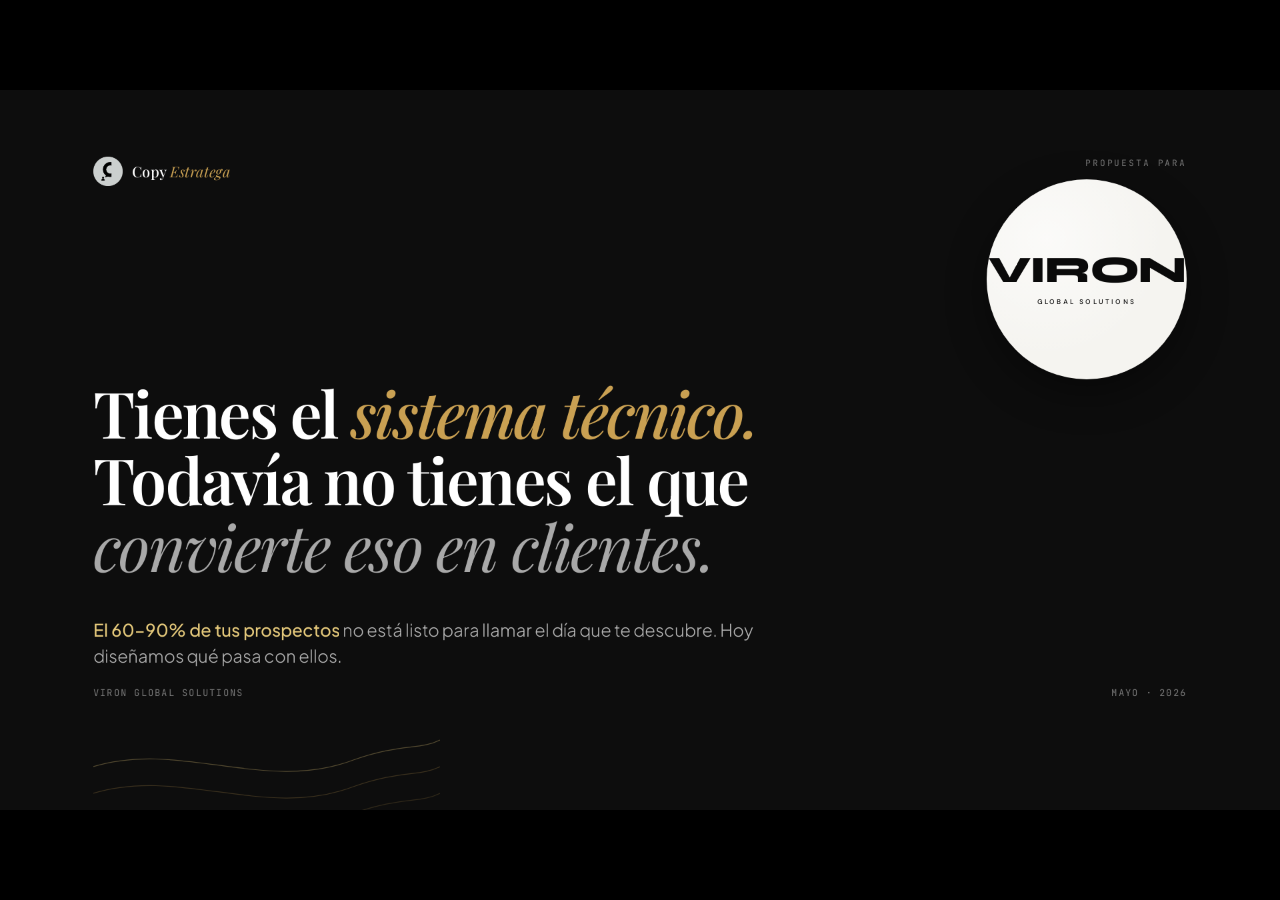
<file: viron/index.html>
<!doctype html>
<html lang="es">
<head>
<meta charset="utf-8">
<title>Viron · Propuesta · Copy Estratega</title>
<meta name="viewport" content="width=device-width,initial-scale=1">
<link rel="preconnect" href="https://fonts.googleapis.com">
<link rel="preconnect" href="https://fonts.gstatic.com" crossorigin>
<link href="https://fonts.googleapis.com/css2?family=Syne:wght@500;700;800&family=DM+Sans:wght@400;500&display=swap" rel="stylesheet">
<link rel="stylesheet" href="colors_and_type.css">
<style>
  /* ─── Deck-level overrides ─────────────────────────── */
  html, body { background: #000; margin: 0; }
  deck-stage { background: #000; }

  :root {
    --slide-pad-x: 140px;
    --slide-pad-y: 100px;
    --gold: #C9A052;
    --gold-light: #E4C87A;
    --gold-dark: #9A7838;
    --red: #C95252;
    --red-soft: #8a3a3a;
    --bg: #0D0D0D;
    --surface: #161616;
    --surface-2: #1F1F1F;
    --line: #2A2A2A;
    --line-strong: #3A3A3A;
    --fg-1: #FFFFFF;
    --fg-2: #B5B5B5;
    --fg-3: #777777;
    --fg-4: #4A4A4A;
  }

  section.slide {
    position: relative;
    width: 1920px;
    height: 1080px;
    background: var(--bg);
    color: var(--fg-1);
    font-family: var(--font-body);
    overflow: hidden;
    padding: var(--slide-pad-y) var(--slide-pad-x);
    display: flex;
    flex-direction: column;
  }

  section.slide::before {
    content: "";
    position: absolute; inset: 0;
    background-image: radial-gradient(rgba(255,255,255,0.012) 1px, transparent 1px);
    background-size: 3px 3px;
    pointer-events: none;
    z-index: 0;
  }

  /* Waves motif */
  .waves {
    position: absolute;
    right: 0; bottom: 0;
    width: 520px; height: 360px;
    pointer-events: none;
    opacity: 0.55;
    z-index: 1;
  }
  .waves svg { width: 100%; height: 100%; display: block; }
  .waves path { fill: none; stroke: var(--gold); stroke-width: 1.2; opacity: 0.35; }
  .waves path:nth-child(1) { opacity: 0.12; }
  .waves path:nth-child(2) { opacity: 0.18; }
  .waves path:nth-child(3) { opacity: 0.26; }
  .waves path:nth-child(4) { opacity: 0.34; }
  .waves path:nth-child(5) { opacity: 0.45; }
  .waves path:nth-child(6) { opacity: 0.6; stroke: var(--gold-light); }

  /* Brand mark */
  .brandmark { display: inline-flex; align-items: center; gap: 14px; z-index: 2; }
  .brandmark img { width: 44px; height: 44px; filter: invert(1); opacity: 0.92; }
  .brandmark .wordmark {
    font-family: var(--font-display);
    font-size: 22px; font-weight: 500;
    letter-spacing: 0.02em; color: var(--fg-1);
  }
  .brandmark .wordmark em { font-style: italic; color: var(--gold); font-weight: 400; }

  /* Slide chrome */
  .slide-num {
    position: absolute;
    bottom: 56px;
    left: var(--slide-pad-x);
    font-family: var(--font-mono);
    font-size: 13px;
    letter-spacing: 0.18em;
    color: var(--fg-4);
    z-index: 3;
  }
  .slide-num strong { color: var(--gold); font-weight: 500; }

  .slide > * { position: relative; z-index: 2; }

  /* Typography helpers */
  .display { font-family: var(--font-display); font-weight: 600; line-height: 1.04; letter-spacing: -0.025em; color: var(--fg-1); margin: 0; }
  .eyebrow { font-family: var(--font-body); font-size: 14px; font-weight: 500; letter-spacing: 0.22em; text-transform: uppercase; color: var(--gold); }
  .meta { font-family: var(--font-mono); font-size: 14px; letter-spacing: 0.16em; color: var(--fg-3); text-transform: uppercase; }
  .gold { color: var(--gold); }
  .gold-light { color: var(--gold-light); }
  .red { color: var(--red); }
  .muted { color: var(--fg-2); }
  .subtle { color: var(--fg-3); }
  .ital { font-style: italic; }

  /* ─── VIRON LOGO BADGE (replaces image on cover) ──── */
  .viron-logo-circle {
    width: 300px; height: 300px;
    border-radius: 50%;
    background: #F5F4F0;
    display: flex;
    flex-direction: column;
    align-items: center;
    justify-content: center;
    box-shadow: 0 20px 60px rgba(0,0,0,0.4);
    position: relative;
    overflow: hidden;
  }
  .viron-logo-circle::before {
    content: "";
    position: absolute; inset: 0;
    background: radial-gradient(circle at 30% 30%, rgba(255,255,255,0.6), transparent 60%);
    pointer-events: none;
  }
  .viron-logo-circle .vmark {
    font-family: 'Syne', sans-serif;
    font-weight: 800;
    font-size: 56px;
    letter-spacing: -0.03em;
    color: #0A0A0A;
    line-height: 1;
    position: relative;
    z-index: 1;
  }
  .viron-logo-circle .vsub {
    font-family: 'DM Sans', sans-serif;
    font-weight: 500;
    font-size: 10px;
    letter-spacing: 0.32em;
    color: #0A0A0A;
    margin-top: 12px;
    position: relative;
    z-index: 1;
  }

  /* ─── Slide 1 ─────────────────────────────────── */
  .s1-top { display: flex; justify-content: space-between; align-items: flex-start; }
  .s1-stack { margin-top: auto; margin-bottom: auto; max-width: 1500px; }
  .s1-headline {
    font-family: var(--font-display);
    font-size: 96px; font-weight: 600;
    line-height: 1.04; letter-spacing: -0.028em;
    margin: 0; color: var(--fg-1);
  }
  .s1-headline .accent { color: var(--gold); font-style: italic; font-weight: 500; }
  .s1-headline .dim { display: block; font-weight: 300; color: #A8A8A8; font-style: italic; }
  .s1-sub {
    margin-top: 56px;
    font-family: var(--font-body);
    font-size: 26px; font-weight: 300;
    line-height: 1.5; color: var(--fg-2);
    max-width: 1100px;
  }
  .s1-sub strong { color: var(--gold-light); font-weight: 500; }
  .s1-bottom { display: flex; justify-content: space-between; align-items: flex-end; }

  /* ─── Slide 2 ─────────────────────────────────── */
  section.slide.s2 {
    align-items: center;
    justify-content: space-between;
    text-align: center;
    padding-top: 160px; padding-bottom: 160px;
  }
  .s2 .intro { font-family: var(--font-body); font-size: 22px; font-weight: 300; color: var(--fg-3); margin: 0 0 24px; letter-spacing: 0.02em; }
  .s2 .pre   { font-family: var(--font-body); font-size: 30px; font-weight: 300; color: var(--fg-1); margin: 0; letter-spacing: -0.005em; }
  .s2 .price {
    font-family: var(--font-display); font-size: 220px; font-weight: 700;
    color: var(--fg-1); line-height: 1; letter-spacing: -0.04em; margin: 0;
  }
  .s2 .price .currency { font-size: 110px; vertical-align: top; margin-right: 8px; color: var(--gold); font-weight: 500; }
  .s2 .price .plus     { font-family: var(--font-body); font-weight: 200; color: var(--fg-3); font-size: 70px; margin: 0 28px; vertical-align: middle; }
  .s2 .price .monthly  { font-family: var(--font-display); font-style: italic; font-weight: 500; font-size: 110px; color: var(--gold); }
  .s2 .price .monthly small { font-family: var(--font-body); font-style: normal; font-size: 36px; color: var(--fg-3); font-weight: 300; letter-spacing: 0.02em; margin-left: 6px; }
  .s2 .terms  { font-family: var(--font-mono); font-size: 16px; letter-spacing: 0.22em; text-transform: uppercase; color: var(--fg-3); margin: 0; }
  .s2 .terms span { margin: 0 14px; color: var(--gold); }
  .s2 .closer { font-family: var(--font-body); font-size: 26px; font-weight: 300; color: var(--fg-1); margin: 0; letter-spacing: -0.005em; }
  .s2 .closer em { font-style: italic; color: var(--gold-light); }

  /* ─── Slide 3 — Espejo (2-column) ──────────────── */
  .s3-title { font-family: var(--font-display); font-size: 64px; font-weight: 600; line-height: 1.06; letter-spacing: -0.025em; margin: 0 0 70px; max-width: 1500px; }
  .s3-title .par { display: block; font-family: var(--font-display); font-size: 26px; font-style: italic; font-weight: 400; color: var(--fg-3); margin-top: 18px; letter-spacing: 0; }
  .s3-cols {
    flex: 1;
    display: grid;
    grid-template-columns: 1fr 1px 1fr;
    gap: 80px;
    align-items: stretch;
  }
  .s3-col { display: flex; flex-direction: column; gap: 30px; padding-top: 8px; }
  .s3-col-head {
    font-family: var(--font-mono);
    font-size: 14px;
    letter-spacing: 0.32em;
    text-transform: uppercase;
    margin-bottom: 8px;
  }
  .s3-col.pos .s3-col-head { color: var(--gold); }
  .s3-col.neg .s3-col-head { color: var(--red); }
  .s3-vdivider { background: linear-gradient(180deg, transparent, var(--line) 20%, var(--line) 80%, transparent); width: 1px; }
  .s3-item {
    display: flex;
    align-items: flex-start;
    gap: 22px;
    padding: 12px 0;
  }
  .s3-item .marker {
    flex-shrink: 0;
    margin-top: 12px;
  }
  .s3-col.pos .s3-item .marker {
    width: 10px; height: 10px;
    background: var(--gold);
    border-radius: 50%;
  }
  .s3-col.neg .s3-item .num {
    font-family: var(--font-display);
    font-weight: 700;
    font-size: 64px;
    color: var(--red);
    line-height: 1;
    letter-spacing: -0.04em;
    width: 64px;
    flex-shrink: 0;
    text-align: right;
  }
  .s3-col.pos .s3-item .num {
    font-family: var(--font-display);
    font-weight: 700;
    font-size: 44px;
    color: var(--gold);
    line-height: 1.1;
    letter-spacing: -0.03em;
    flex-shrink: 0;
    margin-right: 4px;
  }
  .s3-item .text {
    font-family: var(--font-body);
    font-size: 22px;
    font-weight: 400;
    line-height: 1.35;
    color: var(--fg-1);
    flex: 1;
  }
  .s3-col.neg .s3-item .text { color: var(--fg-2); }

  /* ─── Slide 4 — Problema (cita + flow 4 pasos) ───── */
  .s4-quote {
    font-family: var(--font-display);
    font-style: italic;
    font-weight: 500;
    font-size: 78px;
    line-height: 1.12;
    letter-spacing: -0.025em;
    color: var(--fg-1);
    margin: 0;
    max-width: 1600px;
    text-wrap: balance;
  }
  .s4-quote .punct { color: var(--gold); font-style: normal; font-weight: 600; }
  .s4-quote .loss { color: var(--red); font-weight: 600; }
  .s4-quote-mark {
    font-family: var(--font-display);
    font-size: 180px;
    color: var(--gold);
    line-height: 0.8;
    font-weight: 700;
    margin-bottom: -30px;
    opacity: 0.7;
  }
  .s4-flow {
    display: grid;
    grid-template-columns: repeat(4, 1fr);
    gap: 24px;
    margin-top: 90px;
    align-items: stretch;
  }
  .s4-node {
    position: relative;
    display: flex;
    flex-direction: column;
    gap: 14px;
    padding: 28px 30px;
    border: 1px solid var(--line);
    border-radius: 8px;
    background: var(--surface);
    min-height: 160px;
  }
  .s4-node.dead {
    border-color: var(--red-soft);
    background: linear-gradient(140deg, rgba(201,82,82,0.07), rgba(201,82,82,0.01));
  }
  .s4-node .step {
    font-family: var(--font-mono);
    font-size: 13px;
    letter-spacing: 0.22em;
    color: var(--gold);
  }
  .s4-node.dead .step { color: var(--red); }
  .s4-node .label {
    font-family: var(--font-display);
    font-size: 30px;
    font-weight: 600;
    color: var(--fg-1);
    letter-spacing: -0.02em;
    line-height: 1.1;
  }
  .s4-node.dead .label { color: var(--red); font-style: italic; }
  .s4-node::after {
    content: "→";
    position: absolute;
    right: -22px;
    top: 50%;
    transform: translateY(-50%);
    font-family: var(--font-body);
    font-size: 28px;
    color: var(--fg-4);
    z-index: 2;
  }
  .s4-node:last-child::after { display: none; }

  /* ─── Slide 5 — Antes / Después (tabla) ────────── */
  .s5-eyebrow-row {
    display: grid;
    grid-template-columns: 220px 1fr 1fr;
    gap: 40px;
    padding: 0 12px 28px;
    border-bottom: 1px solid var(--line);
    margin-bottom: 0;
  }
  .s5-eyebrow-row .left  { font-family: var(--font-mono); font-size: 13px; letter-spacing: 0.32em; color: var(--fg-4); text-transform: uppercase; }
  .s5-eyebrow-row .mid   { font-family: var(--font-mono); font-size: 18px; letter-spacing: 0.32em; color: var(--red); text-transform: uppercase; font-weight: 500; }
  .s5-eyebrow-row .right { font-family: var(--font-mono); font-size: 18px; letter-spacing: 0.32em; color: var(--gold); text-transform: uppercase; font-weight: 500; }
  .s5-table {
    flex: 1;
    display: flex;
    flex-direction: column;
  }
  .s5-row {
    display: grid;
    grid-template-columns: 220px 1fr 1fr;
    gap: 40px;
    padding: 30px 12px;
    border-bottom: 1px solid var(--line);
    align-items: center;
  }
  .s5-row:last-child { border-bottom: none; }
  .s5-row .label {
    font-family: var(--font-display);
    font-size: 28px;
    font-weight: 500;
    font-style: italic;
    color: var(--gold);
    letter-spacing: -0.015em;
  }
  .s5-row .bad,
  .s5-row .good {
    display: flex;
    align-items: center;
    gap: 18px;
    font-family: var(--font-body);
    font-size: 24px;
    font-weight: 400;
    line-height: 1.35;
  }
  .s5-row .bad { color: var(--fg-2); }
  .s5-row .good { color: var(--fg-1); }
  .s5-row .bad .dot,
  .s5-row .good .dot {
    width: 9px; height: 9px;
    border-radius: 50%;
    flex-shrink: 0;
  }
  .s5-row .bad .dot { background: var(--red); }
  .s5-row .good .dot { background: var(--gold); }

  /* ─── Slide 6 — Los Números (3 cifras) ──────────── */
  .s6v-title {
    font-family: var(--font-display);
    font-size: 64px;
    font-weight: 600;
    line-height: 1.05;
    letter-spacing: -0.025em;
    margin: 0 0 30px;
    max-width: 1400px;
  }
  .s6v-title .em { color: var(--gold); font-style: italic; font-weight: 500; }
  .s6v-sub {
    font-family: var(--font-body);
    font-size: 24px;
    font-weight: 300;
    color: var(--fg-3);
    margin: 0 0 80px;
    max-width: 1200px;
  }
  .s6v-grid {
    flex: 1;
    display: grid;
    grid-template-columns: repeat(3, 1fr);
    gap: 50px;
    align-items: stretch;
  }
  .s6v-cell {
    display: flex;
    flex-direction: column;
    gap: 24px;
    padding: 40px 40px;
    border: 1px solid var(--line);
    border-radius: 8px;
    background: var(--surface);
    position: relative;
    overflow: hidden;
  }
  .s6v-cell.hero {
    background: linear-gradient(140deg, rgba(201,160,82,0.10), rgba(201,160,82,0.02));
    border-color: var(--gold);
    box-shadow: 0 0 60px rgba(201,160,82,0.12);
  }
  .s6v-cell .v-num {
    font-family: var(--font-display);
    font-weight: 700;
    font-size: 180px;
    line-height: 0.95;
    letter-spacing: -0.05em;
    color: var(--fg-1);
  }
  .s6v-cell.hero .v-num { color: var(--gold); font-style: italic; }
  .s6v-cell .v-num small {
    font-family: var(--font-body);
    font-style: normal;
    font-size: 36px;
    color: var(--fg-3);
    font-weight: 400;
    margin-left: 6px;
  }
  .s6v-cell .v-eyebrow {
    font-family: var(--font-mono);
    font-size: 13px;
    letter-spacing: 0.28em;
    text-transform: uppercase;
    color: var(--fg-3);
  }
  .s6v-cell.hero .v-eyebrow { color: var(--gold); }
  .s6v-cell .v-desc {
    font-family: var(--font-body);
    font-size: 19px;
    font-weight: 300;
    line-height: 1.5;
    color: var(--fg-2);
    margin-top: auto;
  }
  .s6v-cell.hero .v-desc { color: var(--fg-1); font-weight: 400; }
  .s6v-cell.hero .v-desc strong { color: var(--gold-light); font-weight: 500; }

  /* ─── Slide 7 — El Sistema (3 cards) ──────────── */
  .s7v-title-block { margin-bottom: 70px; max-width: 1400px; }
  .s7v-title {
    font-family: var(--font-display);
    font-size: 84px;
    font-weight: 600;
    line-height: 1.05;
    letter-spacing: -0.025em;
    margin: 0 0 18px;
  }
  .s7v-title .em { color: var(--gold); font-style: italic; font-weight: 500; }
  .s7v-sub {
    font-family: var(--font-body);
    font-size: 24px;
    font-weight: 300;
    color: var(--fg-2);
    line-height: 1.5;
  }
  .s7v-grid {
    flex: 1;
    display: grid;
    grid-template-columns: repeat(3, 1fr);
    gap: 30px;
    margin-bottom: 30px;
  }
  .s7v-card {
    background: var(--surface);
    border: 1px solid var(--line);
    border-radius: 8px;
    padding: 44px 40px;
    display: flex;
    flex-direction: column;
    gap: 28px;
  }
  .s7v-card .v-num {
    font-family: var(--font-mono);
    font-size: 14px;
    letter-spacing: 0.28em;
    color: var(--gold);
  }
  .s7v-card .v-icon {
    color: var(--gold);
    width: 56px; height: 56px;
    border: 1px solid var(--line-strong);
    border-radius: 6px;
    display: flex; align-items: center; justify-content: center;
  }
  .s7v-card .v-icon svg {
    width: 28px; height: 28px;
    fill: none; stroke: currentColor;
    stroke-width: 1.4; stroke-linecap: round; stroke-linejoin: round;
  }
  .s7v-card .v-name {
    font-family: var(--font-display);
    font-size: 40px;
    font-weight: 600;
    color: var(--fg-1);
    letter-spacing: -0.02em;
    line-height: 1.05;
    margin-top: auto;
  }
  .s7v-card .v-name .em { color: var(--gold); font-style: italic; font-weight: 500; }
  .s7v-foot {
    text-align: center;
    font-family: var(--font-display);
    font-style: italic;
    font-weight: 400;
    font-size: 28px;
    color: var(--fg-3);
    letter-spacing: -0.01em;
    margin-top: 12px;
  }
  .s7v-foot .em { color: var(--gold); }

  /* ─── Slide 8 — Bonus (2 items) ──────────────── */
  .s8v-title {
    font-family: var(--font-display);
    font-size: 72px;
    font-weight: 600;
    line-height: 1.05;
    letter-spacing: -0.025em;
    margin: 18px 0 0;
  }
  .s8v-title .em { color: var(--gold); font-style: italic; font-weight: 500; }
  .s8v-sub {
    font-family: var(--font-body);
    font-size: 26px;
    font-weight: 300;
    color: var(--fg-2);
    line-height: 1.5;
    margin: 22px 0 70px;
    max-width: 1200px;
  }
  .s8v-list { display: flex; flex-direction: column; gap: 26px; }
  .s8v-row {
    background: var(--surface);
    border: 1px solid var(--line);
    border-left: 3px solid var(--gold);
    border-radius: 6px;
    padding: 36px 44px;
    display: grid;
    grid-template-columns: 60px 1fr;
    align-items: center;
    gap: 38px;
  }
  .s8v-row .check {
    width: 48px; height: 48px;
    border: 1px solid var(--gold);
    border-radius: 50%;
    color: var(--gold);
    display: flex; align-items: center; justify-content: center;
  }
  .s8v-row .check svg {
    width: 24px; height: 24px;
    fill: none; stroke: currentColor;
    stroke-width: 2; stroke-linecap: round; stroke-linejoin: round;
  }
  .s8v-row .text { display: flex; flex-direction: column; gap: 8px; }
  .s8v-row .name {
    font-family: var(--font-display);
    font-size: 36px;
    font-weight: 600;
    color: var(--fg-1);
    letter-spacing: -0.015em;
    line-height: 1.15;
  }
  .s8v-row .desc {
    font-family: var(--font-body);
    font-size: 19px;
    font-weight: 300;
    color: var(--fg-3);
    line-height: 1.4;
  }

  /* ─── Slide 9 — Tu parte (3 numbered) ────────── */
  .s9v-title {
    font-family: var(--font-display);
    font-size: 76px;
    font-weight: 600;
    letter-spacing: -0.025em;
    line-height: 1.05;
    margin: 0 0 80px;
    max-width: 1500px;
  }
  .s9v-title .em { color: var(--gold); font-style: italic; font-weight: 500; }
  .s9v-list { display: flex; flex-direction: column; gap: 0; flex: 1; }
  .s9v-row {
    display: grid;
    grid-template-columns: 130px 1fr 480px;
    gap: 50px;
    padding: 50px 12px;
    border-top: 1px solid var(--line);
    align-items: center;
  }
  .s9v-row:last-child { border-bottom: 1px solid var(--line); }
  .s9v-row .v-num {
    font-family: var(--font-display);
    font-size: 88px;
    font-weight: 700;
    color: var(--gold);
    line-height: 1;
    letter-spacing: -0.04em;
    font-style: italic;
  }
  .s9v-row .v-name {
    font-family: var(--font-display);
    font-size: 44px;
    font-weight: 600;
    color: var(--fg-1);
    letter-spacing: -0.02em;
    line-height: 1.1;
  }
  .s9v-row .v-meta {
    font-family: var(--font-body);
    font-size: 19px;
    font-weight: 400;
    color: var(--fg-3);
    line-height: 1.45;
  }
  .s9v-foot {
    margin-top: 50px;
    text-align: center;
    font-family: var(--font-display);
    font-style: italic;
    font-weight: 400;
    font-size: 28px;
    color: var(--fg-2);
    line-height: 1.4;
    letter-spacing: -0.01em;
  }
  .s9v-foot .em { color: var(--gold); font-weight: 500; }

  /* ─── Slide 10 — Proceso (timeline) ────────── */
  .s10v-title {
    font-family: var(--font-display);
    font-size: 64px;
    font-weight: 600;
    letter-spacing: -0.025em;
    line-height: 1.05;
    margin: 0 0 30px;
    max-width: 1500px;
  }
  .s10v-title .em { color: var(--gold); font-style: italic; font-weight: 500; }
  .s10v-timeline { margin: 80px 0 60px; position: relative; }
  .s10v-line {
    position: absolute;
    top: 56px;
    left: 8%;
    right: 8%;
    height: 1px;
    background: linear-gradient(90deg, var(--line) 0%, var(--gold) 100%);
  }
  .s10v-nodes {
    display: grid;
    grid-template-columns: repeat(4, 1fr);
    position: relative;
    z-index: 2;
  }
  .s10v-node { display: flex; flex-direction: column; align-items: center; text-align: center; gap: 20px; }
  .s10v-node .day {
    font-family: var(--font-mono);
    font-size: 14px;
    letter-spacing: 0.22em;
    text-transform: uppercase;
    color: var(--fg-3);
    height: 24px;
  }
  .s10v-node .dot {
    width: 22px; height: 22px;
    border-radius: 50%;
    background: var(--bg);
    border: 1.5px solid var(--line-strong);
  }
  .s10v-node.now .dot {
    background: var(--gold);
    border-color: var(--gold);
    box-shadow: 0 0 24px rgba(201,160,82,0.5);
    width: 26px; height: 26px;
  }
  .s10v-node .label {
    font-family: var(--font-display);
    font-size: 30px;
    font-weight: 600;
    color: var(--fg-1);
    letter-spacing: -0.015em;
    line-height: 1.1;
  }
  .s10v-node.now .label { color: var(--gold); font-style: italic; }

  .s10v-guarantee {
    margin: 60px auto 0;
    max-width: 1100px;
    background: rgba(201,160,82,0.06);
    border: 1.5px solid var(--gold);
    border-radius: 8px;
    padding: 32px 48px;
    display: flex;
    align-items: center;
    gap: 32px;
    box-shadow: 0 0 50px rgba(201,160,82,0.10);
  }
  .s10v-guarantee .shield {
    width: 56px; height: 56px;
    color: var(--gold);
    flex-shrink: 0;
  }
  .s10v-guarantee .shield svg {
    width: 100%; height: 100%;
    fill: none; stroke: currentColor;
    stroke-width: 1.3; stroke-linecap: round; stroke-linejoin: round;
  }
  .s10v-guarantee .text {
    font-family: var(--font-body);
    font-size: 22px;
    color: var(--fg-1);
    font-weight: 300;
    line-height: 1.45;
  }
  .s10v-guarantee .text strong {
    font-family: var(--font-display);
    font-size: 28px;
    font-weight: 600;
    color: var(--gold);
    margin-right: 12px;
    letter-spacing: -0.01em;
  }

  /* ─── Slide 11 — Daniel ─────────────────────── */
  section.slide.s11 {
    display: grid !important;
    grid-template-columns: 1fr 600px;
    gap: 80px;
    align-items: center;
    padding: 80px 100px 80px 200px;
  }
  .s11-left {
    display: flex;
    flex-direction: column;
    justify-content: center;
    width: 100%;
  }
  .s11-title {
    font-family: var(--font-display);
    font-size: 60px;
    font-weight: 600;
    line-height: 1.06;
    letter-spacing: -0.025em;
    margin: 0 0 50px;
  }
  .s11-title .em { color: var(--gold); font-style: italic; font-weight: 500; }
  .s11-points { display: flex; flex-direction: column; gap: 32px; }
  .s11-point { display: flex; flex-direction: column; gap: 10px; max-width: none; }
  .s11-point .head { font-family: var(--font-display); font-size: 26px; font-weight: 600; color: var(--fg-1); letter-spacing: -0.015em; line-height: 1.25; }
  .s11-point .body { font-family: var(--font-body); font-size: 18px; font-weight: 300; color: var(--fg-3); line-height: 1.55; }
  .s11-right {
    width: 600px;
    display: flex;
    align-items: center;
    justify-content: center;
    position: relative;
  }
  .s11-photo-frame {
    width: 600px; height: 820px;
    border-radius: 12px;
    overflow: hidden;
    background: #0A0A0A;
    border: 1px solid var(--line);
    position: relative;
    box-shadow: 0 30px 80px rgba(0,0,0,0.5), 0 0 60px rgba(201,160,82,0.08);
  }
  .s11-photo-frame img {
    width: 100%; height: 100%;
    object-fit: contain;
    object-position: center;
    display: block;
  }
  .s11-photo-frame::after {
    content: "";
    position: absolute; inset: 0;
    background: linear-gradient(180deg, transparent 50%, rgba(13,13,13,0.55) 100%);
  }
  .s11-photo-tag {
    position: absolute;
    bottom: 36px; left: 50%;
    transform: translateX(-50%);
    z-index: 2;
    font-family: var(--font-mono);
    font-size: 13px;
    letter-spacing: 0.22em;
    text-transform: uppercase;
    color: var(--gold);
  }

  /* ─── Slide 12 — Inversión ─────────────────────── */
  .s12v-title {
    font-family: var(--font-display);
    font-size: 60px;
    font-weight: 600;
    letter-spacing: -0.025em;
    line-height: 1.05;
    margin: 0 0 40px;
    text-align: center;
  }
  .s12v-title .em { color: var(--gold); font-style: italic; font-weight: 500; }
  .s12v-grid {
    display: grid;
    grid-template-columns: 1fr 1fr;
    gap: 30px;
    flex: 1;
  }
  .s12v-card {
    background: rgba(201,160,82,0.04);
    border: 1.5px solid var(--gold);
    border-radius: 8px;
    padding: 40px 44px 36px;
    display: flex;
    flex-direction: column;
    gap: 18px;
    box-shadow: 0 0 50px rgba(201,160,82,0.08);
  }
  .s12v-card .label {
    font-family: var(--font-mono);
    font-size: 13px;
    letter-spacing: 0.28em;
    text-transform: uppercase;
    color: var(--gold);
    margin-bottom: 4px;
  }
  .s12v-card .price {
    font-family: var(--font-display);
    font-size: 96px;
    font-weight: 700;
    color: var(--fg-1);
    line-height: 1;
    letter-spacing: -0.03em;
  }
  .s12v-card .price small {
    font-family: var(--font-body);
    font-size: 24px;
    font-weight: 300;
    color: var(--fg-3);
    margin-left: 8px;
  }
  .s12v-card .price-tag {
    font-family: var(--font-body);
    font-size: 18px;
    font-weight: 300;
    color: var(--fg-3);
    margin-bottom: 12px;
    font-style: italic;
  }
  .s12v-card ul { list-style: none; padding: 0; margin: 16px 0 0; display: flex; flex-direction: column; gap: 12px; }
  .s12v-card ul li {
    font-family: var(--font-body);
    font-size: 19px;
    font-weight: 400;
    color: var(--fg-1);
    display: flex;
    align-items: flex-start;
    gap: 14px;
    line-height: 1.35;
  }
  .s12v-card ul li::before {
    content: "✓";
    color: var(--gold);
    flex-shrink: 0;
    font-size: 18px;
    line-height: 1.35;
  }
  .s12v-no {
    margin-top: 32px;
    padding: 22px 36px;
    border: 1px dashed var(--line-strong);
    border-radius: 8px;
    background: rgba(20,20,20,0.4);
    display: flex;
    align-items: center;
    gap: 32px;
  }
  .s12v-no .nlabel {
    font-family: var(--font-mono);
    font-size: 13px;
    letter-spacing: 0.28em;
    text-transform: uppercase;
    color: var(--fg-3);
    flex-shrink: 0;
  }
  .s12v-no .items {
    font-family: var(--font-body);
    font-size: 18px;
    color: var(--fg-3);
    font-weight: 300;
    line-height: 1.5;
  }
  .s12v-no .items span { color: var(--fg-4); margin: 0 12px; }

  /* ─── Slide 13 — Cierre ─────────────────────── */
  .s13 { align-items: center; text-align: center; justify-content: center; }
  .s13-eyebrow {
    font-family: var(--font-display);
    font-style: italic;
    font-weight: 400;
    font-size: 32px;
    color: var(--gold);
    margin-bottom: 28px;
  }
  .s13-headline {
    font-family: var(--font-display);
    font-size: 120px;
    font-weight: 700;
    color: var(--fg-1);
    line-height: 1.04;
    letter-spacing: -0.04em;
    margin: 0 0 70px;
    white-space: nowrap;
  }
  .s13-headline .em { color: var(--gold); font-style: italic; font-weight: 600; }
  .s13-sub {
    font-family: var(--font-body);
    font-size: 26px;
    font-weight: 300;
    color: var(--fg-2);
    margin: 0 0 70px;
    max-width: 1100px;
    line-height: 1.5;
  }
  .s13-contact {
    display: inline-flex;
    flex-direction: column;
    gap: 8px;
    align-items: center;
    padding: 28px 60px;
    border: 1px solid var(--gold);
    border-radius: 8px;
    background: rgba(201,160,82,0.06);
  }
  .s13-contact .who {
    font-family: var(--font-mono);
    font-size: 12px;
    letter-spacing: 0.28em;
    text-transform: uppercase;
    color: var(--gold);
  }
  .s13-contact .what {
    font-family: var(--font-display);
    font-size: 32px;
    font-weight: 600;
    color: var(--fg-1);
    letter-spacing: -0.01em;
  }
  .s13-bottom-brand {
    position: absolute;
    bottom: 60px;
    left: 50%;
    transform: translateX(-50%);
    z-index: 3;
  }
</style>

<script type="application/json" id="speaker-notes">[]</script>
</head>
<body>

<deck-stage>

<!-- ════════════════════ SLIDE 1 — PORTADA ════════════════════ -->
<section class="slide" data-screen-label="01 Portada">
  <div class="s1-top">
    <div class="brandmark">
      <img src="logo-circle.png" alt="">
      <span class="wordmark">Copy <em>Estratega</em></span>
    </div>
    <div style="display:flex;flex-direction:column;align-items:flex-end;gap:14px;">
      <span style="font-family:var(--font-mono);font-size:13px;letter-spacing:0.22em;text-transform:uppercase;color:var(--fg-3);font-weight:400;">Propuesta para</span>
      <div class="viron-logo-circle">
        <div class="vmark">VIRON</div>
        <div class="vsub">GLOBAL SOLUTIONS</div>
      </div>
    </div>
  </div>

  <div class="s1-stack">
    <h1 class="s1-headline">
      Tienes el <span class="accent">sistema técnico.</span><br>
      Todavía no tienes el que<br>
      <span class="dim">convierte eso en clientes.</span>
    </h1>
    <p class="s1-sub">
      <strong>El 60–90% de tus prospectos</strong> no está listo para llamar el día que te descubre. Hoy diseñamos qué pasa con ellos.
    </p>
  </div>

  <div class="s1-bottom">
    <div class="meta">Viron Global Solutions</div>
    <div class="meta">Mayo · 2026</div>
  </div>

  <div class="waves" aria-hidden="true">
    <svg viewBox="0 0 520 360" preserveAspectRatio="none">
      <path d="M0,300 C130,260 260,340 390,290 C460,265 490,275 520,260" />
      <path d="M0,260 C130,220 260,300 390,250 C460,225 490,235 520,220" />
      <path d="M0,220 C130,180 260,260 390,210 C460,185 490,195 520,180" />
      <path d="M0,180 C130,140 260,220 390,170 C460,145 490,155 520,140" />
      <path d="M0,140 C130,100 260,180 390,130 C460,105 490,115 520,100" />
      <path d="M0,100 C130,60 260,140 390,90 C460,65 490,75 520,60" />
    </svg>
  </div>

  <div class="slide-num"><strong>01</strong> · 13 — Portada</div>
</section>

<!-- ════════════════════ SLIDE 2 — PRECIO PRIMERO ════════════════════ -->
<section class="slide s2" data-screen-label="02 Precio">
  <div style="display:flex;flex-direction:column;align-items:center;gap:18px;">
    <p class="intro">Vamos a quitarnos la parte incómoda de encima.</p>
    <p class="pre">La inversión para poner este sistema en marcha es de…</p>
  </div>

  <div class="price">
    <span class="currency">€</span>2.000<span class="plus">+</span><span class="monthly">€600<small>/mes</small></span>
  </div>

  <div style="display:flex;flex-direction:column;align-items:center;gap:32px;">
    <p class="terms"><span>·</span> Setup único <span>·</span> Retainer desde el mes 2 <span>·</span> Sin sorpresas <span>·</span></p>
    <p class="closer">Ahora te muestro <em>por qué tiene sentido.</em></p>
  </div>

  <div class="waves" aria-hidden="true">
    <svg viewBox="0 0 520 360" preserveAspectRatio="none">
      <path d="M0,300 C130,260 260,340 390,290 C460,265 490,275 520,260" />
      <path d="M0,260 C130,220 260,300 390,250 C460,225 490,235 520,220" />
      <path d="M0,220 C130,180 260,260 390,210 C460,185 490,195 520,180" />
      <path d="M0,180 C130,140 260,220 390,170 C460,145 490,155 520,140" />
      <path d="M0,140 C130,100 260,180 390,130 C460,105 490,115 520,100" />
      <path d="M0,100 C130,60 260,140 390,90 C460,65 490,75 520,60" />
    </svg>
  </div>

  <div class="slide-num"><strong>02</strong> · 13 — La inversión</div>
</section>

<!-- ════════════════════ SLIDE 3 — ESPEJO ════════════════════ -->
<section class="slide" data-screen-label="03 Espejo">
  <h2 class="s3-title">
    Lo que Viron <span class="ital gold">ya construyó.</span>
    <span class="par">Y lo que <span class="red ital">todavía no</span> está en marcha.</span>
  </h2>

  <div class="s3-cols">
    <div class="s3-col pos">
      <div class="s3-col-head">Lo que ya tienes</div>
      <div class="s3-item">
        <div class="num">1.117</div>
        <div class="text">Seguidores en LinkedIn en solo <em style="font-style:italic;color:var(--gold-light);">4 meses</em>.</div>
      </div>
      <div class="s3-item">
        <div class="marker"></div>
        <div class="text">Web con metodología <em style="font-style:italic;color:var(--gold-light);">documentada</em> de principio a fin.</div>
      </div>
      <div class="s3-item">
        <div class="num">6</div>
        <div class="text">Artículos de alta intención ya publicados.</div>
      </div>
      <div class="s3-item">
        <div class="marker"></div>
        <div class="text">Propuesta de valor <em style="font-style:italic;color:var(--gold-light);">clara y diferenciada</em>.</div>
      </div>
    </div>

    <div class="s3-vdivider"></div>

    <div class="s3-col neg">
      <div class="s3-col-head">Lo que aún no</div>
      <div class="s3-item">
        <div class="num">0</div>
        <div class="text">Formularios de captación en el sitio.</div>
      </div>
      <div class="s3-item">
        <div class="num">0</div>
        <div class="text">Plataforma de email marketing conectada.</div>
      </div>
      <div class="s3-item">
        <div class="num">0</div>
        <div class="text">LinkedIn Insight Tag para retargeting.</div>
      </div>
      <div class="s3-item">
        <div class="num">0</div>
        <div class="text">Casos de estudio publicados en la web.</div>
      </div>
    </div>
  </div>

  <div class="waves" aria-hidden="true">
    <svg viewBox="0 0 520 360" preserveAspectRatio="none">
      <path d="M0,300 C130,260 260,340 390,290 C460,265 490,275 520,260" />
      <path d="M0,260 C130,220 260,300 390,250 C460,225 490,235 520,220" />
      <path d="M0,220 C130,180 260,260 390,210 C460,185 490,195 520,180" />
      <path d="M0,180 C130,140 260,220 390,170 C460,145 490,155 520,140" />
      <path d="M0,140 C130,100 260,180 390,130 C460,105 490,115 520,100" />
      <path d="M0,100 C130,60 260,140 390,90 C460,65 490,75 520,60" />
    </svg>
  </div>

  <div class="slide-num"><strong>03</strong> · 13 — Espejo</div>
</section>

<!-- ════════════════════ SLIDE 4 — EL PROBLEMA ════════════════════ -->
<section class="slide s4" style="justify-content:space-between;" data-screen-label="04 El problema">
  <div>
    <div class="s4-quote-mark">"</div>
    <p class="s4-quote">
      Llega<span class="punct">.</span> Lee<span class="punct">.</span> No está listo<span class="punct">.</span><br>
      Cierra la pestaña<span class="punct">.</span> <span class="loss">Viron no lo recupera nunca.</span>
    </p>
  </div>

  <div class="s4-flow">
    <div class="s4-node">
      <div class="step">01</div>
      <div class="label">Descubrimiento</div>
    </div>
    <div class="s4-node">
      <div class="step">02</div>
      <div class="label">Interés real</div>
    </div>
    <div class="s4-node">
      <div class="step">03</div>
      <div class="label">El momento crítico</div>
    </div>
    <div class="s4-node dead">
      <div class="step">04</div>
      <div class="label">Desaparece</div>
    </div>
  </div>

  <div class="waves" aria-hidden="true">
    <svg viewBox="0 0 520 360" preserveAspectRatio="none">
      <path d="M0,300 C130,260 260,340 390,290 C460,265 490,275 520,260" />
      <path d="M0,260 C130,220 260,300 390,250 C460,225 490,235 520,220" />
      <path d="M0,220 C130,180 260,260 390,210 C460,185 490,195 520,180" />
      <path d="M0,180 C130,140 260,220 390,170 C460,145 490,155 520,140" />
      <path d="M0,140 C130,100 260,180 390,130 C460,105 490,115 520,100" />
      <path d="M0,100 C130,60 260,140 390,90 C460,65 490,75 520,60" />
    </svg>
  </div>

  <div class="slide-num"><strong>04</strong> · 13 — El problema</div>
</section>

<!-- ════════════════════ SLIDE 5 — ANTES / DESPUÉS ════════════════════ -->
<section class="slide" style="padding:90px 100px 110px;" data-screen-label="05 Antes y despues">
  <div class="s5-eyebrow-row">
    <div class="left">Pieza</div>
    <div class="mid">Sin el sistema</div>
    <div class="right">Con el sistema</div>
  </div>

  <div class="s5-table">
    <div class="s5-row">
      <div class="label">Captación</div>
      <div class="bad"><span class="dot"></span>Tráfico que se va sin dejar rastro</div>
      <div class="good"><span class="dot"></span>Cada visita tiene razón para quedarse</div>
    </div>
    <div class="s5-row">
      <div class="label">Pipeline</div>
      <div class="bad"><span class="dot"></span>Outreach manual. No escala.</div>
      <div class="good"><span class="dot"></span>Secuencia automática de 60 días</div>
    </div>
    <div class="s5-row">
      <div class="label">Prospectos tibios</div>
      <div class="bad"><span class="dot"></span>Desaparecen para siempre</div>
      <div class="good"><span class="dot"></span>Nurturing hasta que estén listos</div>
    </div>
    <div class="s5-row">
      <div class="label">Prueba social</div>
      <div class="bad"><span class="dot"></span>Promesa sin evidencia</div>
      <div class="good"><span class="dot"></span>Framework de casos de estudio activo</div>
    </div>
    <div class="s5-row">
      <div class="label">LinkedIn</div>
      <div class="bad"><span class="dot"></span>Contenido sin sistema detrás</div>
      <div class="good"><span class="dot"></span>Contenido semanal vinculado al funnel</div>
    </div>
  </div>

  <div class="waves" aria-hidden="true">
    <svg viewBox="0 0 520 360" preserveAspectRatio="none">
      <path d="M0,300 C130,260 260,340 390,290 C460,265 490,275 520,260" />
      <path d="M0,260 C130,220 260,300 390,250 C460,225 490,235 520,220" />
      <path d="M0,220 C130,180 260,260 390,210 C460,185 490,195 520,180" />
      <path d="M0,180 C130,140 260,220 390,170 C460,145 490,155 520,140" />
      <path d="M0,140 C130,100 260,180 390,130 C460,105 490,115 520,100" />
      <path d="M0,100 C130,60 260,140 390,90 C460,65 490,75 520,60" />
    </svg>
  </div>

  <div class="slide-num"><strong>05</strong> · 13 — Antes / después</div>
</section>

<!-- ════════════════════ SLIDE 6 — LOS NÚMEROS ════════════════════ -->
<section class="slide" data-screen-label="06 Los numeros">
  <h2 class="s6v-title">
    Lo que se está perdiendo <span class="em">hoy.</span>
  </h2>
  <p class="s6v-sub">Tres cifras que ya está pagando el negocio — sin que aparezcan en el P&amp;L.</p>

  <div class="s6v-grid">
    <div class="s6v-cell">
      <div class="v-eyebrow">Cada mes</div>
      <div class="v-num">2–4</div>
      <div class="v-desc">Leads calificados perdidos. Gente que estaba lista para hablar y nunca volvió.</div>
    </div>
    <div class="s6v-cell">
      <div class="v-eyebrow">Ventana real</div>
      <div class="v-num">90<small>d</small></div>
      <div class="v-desc">De evaluación silenciosa. Si no hay sistema de recontacto, ese tiempo se evapora.</div>
    </div>
    <div class="s6v-cell hero">
      <div class="v-eyebrow">Por proyecto</div>
      <div class="v-num">€15K<small>+</small></div>
      <div class="v-desc">El sistema se recupera <strong>con el primer cliente</strong> que el nurturing convierte.</div>
    </div>
  </div>

  <div class="waves" aria-hidden="true">
    <svg viewBox="0 0 520 360" preserveAspectRatio="none">
      <path d="M0,300 C130,260 260,340 390,290 C460,265 490,275 520,260" />
      <path d="M0,260 C130,220 260,300 390,250 C460,225 490,235 520,220" />
      <path d="M0,220 C130,180 260,260 390,210 C460,185 490,195 520,180" />
      <path d="M0,180 C130,140 260,220 390,170 C460,145 490,155 520,140" />
      <path d="M0,140 C130,100 260,180 390,130 C460,105 490,115 520,100" />
      <path d="M0,100 C130,60 260,140 390,90 C460,65 490,75 520,60" />
    </svg>
  </div>

  <div class="slide-num"><strong>06</strong> · 13 — Los números</div>
</section>

<!-- ════════════════════ SLIDE 7 — EL SISTEMA ════════════════════ -->
<section class="slide" data-screen-label="07 El sistema">
  <div class="s7v-title-block">
    <h2 class="s7v-title">Tres piezas. <span class="em">Un sistema.</span></h2>
    <p class="s7v-sub">No tres servicios sueltos. Tres engranajes que se alimentan entre sí.</p>
  </div>

  <div class="s7v-grid">
    <div class="s7v-card">
      <div class="v-num">Pieza 01</div>
      <div class="v-icon">
        <svg viewBox="0 0 24 24"><path d="M3 12l4-4v3h12v2H7v3z"/><rect x="14" y="3" width="7" height="18" rx="1"/></svg>
      </div>
      <div class="v-name">Funnel de <span class="em">captación.</span></div>
    </div>
    <div class="s7v-card">
      <div class="v-num">Pieza 02</div>
      <div class="v-icon">
        <svg viewBox="0 0 24 24"><rect x="3" y="5" width="18" height="14" rx="2"/><path d="m3 7 9 6 9-6"/></svg>
      </div>
      <div class="v-name">Secuencia de <span class="em">nurturing.</span></div>
    </div>
    <div class="s7v-card">
      <div class="v-num">Pieza 03</div>
      <div class="v-icon">
        <svg viewBox="0 0 24 24"><rect x="3" y="3" width="18" height="18" rx="2"/><path d="M7 10v7"/><circle cx="7" cy="7" r="0.6" fill="currentColor"/><path d="M11 17v-4a3 3 0 0 1 6 0v4"/><path d="M11 13v-3"/></svg>
      </div>
      <div class="v-name">LinkedIn + <span class="em">contenido.</span></div>
    </div>
  </div>

  <p class="s7v-foot">Las tres piezas <span class="em">se alimentan entre sí.</span></p>

  <div class="waves" aria-hidden="true">
    <svg viewBox="0 0 520 360" preserveAspectRatio="none">
      <path d="M0,300 C130,260 260,340 390,290 C460,265 490,275 520,260" />
      <path d="M0,260 C130,220 260,300 390,250 C460,225 490,235 520,220" />
      <path d="M0,220 C130,180 260,260 390,210 C460,185 490,195 520,180" />
      <path d="M0,180 C130,140 260,220 390,170 C460,145 490,155 520,140" />
      <path d="M0,140 C130,100 260,180 390,130 C460,105 490,115 520,100" />
      <path d="M0,100 C130,60 260,140 390,90 C460,65 490,75 520,60" />
    </svg>
  </div>

  <div class="slide-num"><strong>07</strong> · 13 — El sistema</div>
</section>

<!-- ════════════════════ SLIDE 8 — BONUS ════════════════════ -->
<section class="slide" data-screen-label="08 Bonus">
  <p class="eyebrow">Incluido en el setup · sin coste adicional</p>
  <h2 class="s8v-title">Dos bonus que <span class="em">aceleran</span> los resultados.</h2>
  <p class="s8v-sub">Pequeñas piezas que, sumadas al sistema, multiplican el output desde el día uno.</p>

  <div class="s8v-list">
    <div class="s8v-row">
      <div class="check">
        <svg viewBox="0 0 24 24"><path d="m5 12 5 5L20 7"/></svg>
      </div>
      <div class="text">
        <div class="name">Framework de prueba social</div>
        <div class="desc">Para documentar y publicar casos de estudio de forma sistemática — convierte cada proyecto entregado en activo de captación.</div>
      </div>
    </div>
    <div class="s8v-row">
      <div class="check">
        <svg viewBox="0 0 24 24"><path d="m5 12 5 5L20 7"/></svg>
      </div>
      <div class="text">
        <div class="name">2 lead magnets para LinkedIn</div>
        <div class="desc">Por definir contigo en el kickoff — diseñados para tu audiencia exacta, no plantillas genéricas.</div>
      </div>
    </div>
  </div>

  <div class="waves" aria-hidden="true">
    <svg viewBox="0 0 520 360" preserveAspectRatio="none">
      <path d="M0,300 C130,260 260,340 390,290 C460,265 490,275 520,260" />
      <path d="M0,260 C130,220 260,300 390,250 C460,225 490,235 520,220" />
      <path d="M0,220 C130,180 260,260 390,210 C460,185 490,195 520,180" />
      <path d="M0,180 C130,140 260,220 390,170 C460,145 490,155 520,140" />
      <path d="M0,140 C130,100 260,180 390,130 C460,105 490,115 520,100" />
      <path d="M0,100 C130,60 260,140 390,90 C460,65 490,75 520,60" />
    </svg>
  </div>

  <div class="slide-num"><strong>08</strong> · 13 — Bonus</div>
</section>

<!-- ════════════════════ SLIDE 9 — TU PARTE ════════════════════ -->
<section class="slide" data-screen-label="09 Tu parte">
  <h2 class="s9v-title">Lo que <span class="em">necesitamos de ti.</span></h2>

  <div class="s9v-list">
    <div class="s9v-row">
      <div class="v-num">01</div>
      <div class="v-name">Sesión de kickoff</div>
      <div class="v-meta">60 minutos. Una sola vez. Validamos contenido, tono y lineamientos.</div>
    </div>
    <div class="s9v-row">
      <div class="v-num">02</div>
      <div class="v-name">Acceso a web y assets de marca</div>
      <div class="v-meta">La integración técnica la resolvemos nosotros — tú no tocas código.</div>
    </div>
    <div class="s9v-row">
      <div class="v-num">03</div>
      <div class="v-name">Revisión y aprobación</div>
      <div class="v-meta">De cada entregable. Ningún email sale sin tu OK.</div>
    </div>
  </div>

  <p class="s9v-foot">En total, no más de <span class="em">2–3 horas tuyas</span> durante los 30 días de setup.</p>

  <div class="waves" aria-hidden="true">
    <svg viewBox="0 0 520 360" preserveAspectRatio="none">
      <path d="M0,300 C130,260 260,340 390,290 C460,265 490,275 520,260" />
      <path d="M0,260 C130,220 260,300 390,250 C460,225 490,235 520,220" />
      <path d="M0,220 C130,180 260,260 390,210 C460,185 490,195 520,180" />
      <path d="M0,180 C130,140 260,220 390,170 C460,145 490,155 520,140" />
      <path d="M0,140 C130,100 260,180 390,130 C460,105 490,115 520,100" />
      <path d="M0,100 C130,60 260,140 390,90 C460,65 490,75 520,60" />
    </svg>
  </div>

  <div class="slide-num"><strong>09</strong> · 13 — Tu parte</div>
</section>

<!-- ════════════════════ SLIDE 10 — EL PROCESO ════════════════════ -->
<section class="slide" data-screen-label="10 El proceso">
  <h2 class="s10v-title">
    30 días para tener el sistema en marcha.<br>
    <span class="em">60 días</span> para las primeras consultas calificadas.
  </h2>

  <div class="s10v-timeline">
    <div class="s10v-line"></div>
    <div class="s10v-nodes">
      <div class="s10v-node">
        <div class="day">Día 0</div>
        <div class="dot"></div>
        <div class="label">Kickoff</div>
      </div>
      <div class="s10v-node">
        <div class="day">Días 1 — 10</div>
        <div class="dot"></div>
        <div class="label">Landing + lead magnets</div>
      </div>
      <div class="s10v-node">
        <div class="day">Días 11 — 20</div>
        <div class="dot"></div>
        <div class="label">Email + LinkedIn</div>
      </div>
      <div class="s10v-node now">
        <div class="day">Días 21 — 30</div>
        <div class="dot"></div>
        <div class="label">Prueba social + entrega</div>
      </div>
    </div>
  </div>

  <div class="s10v-guarantee">
    <div class="shield">
      <svg viewBox="0 0 24 24"><path d="M12 3 4 6v6c0 5 3.5 8.5 8 9 4.5-.5 8-4 8-9V6l-8-3z"/><path d="m9 12 2 2 4-4"/></svg>
    </div>
    <div class="text">
      <strong>Garantía.</strong>Sistema en 30 días. Leads calificados en 60 — o seguimos trabajando sin coste.
    </div>
  </div>

  <div class="waves" aria-hidden="true">
    <svg viewBox="0 0 520 360" preserveAspectRatio="none">
      <path d="M0,300 C130,260 260,340 390,290 C460,265 490,275 520,260" />
      <path d="M0,260 C130,220 260,300 390,250 C460,225 490,235 520,220" />
      <path d="M0,220 C130,180 260,260 390,210 C460,185 490,195 520,180" />
      <path d="M0,180 C130,140 260,220 390,170 C460,145 490,155 520,140" />
      <path d="M0,140 C130,100 260,180 390,130 C460,105 490,115 520,100" />
      <path d="M0,100 C130,60 260,140 390,90 C460,65 490,75 520,60" />
    </svg>
  </div>

  <div class="slide-num"><strong>10</strong> · 13 — El proceso</div>
</section>

<!-- ════════════════════ SLIDE 11 — POR QUÉ DANIEL ════════════════════ -->
<section class="slide s11" data-screen-label="11 Por que Daniel">
  <div class="s11-left">
    <h2 class="s11-title">
      No contratas una agencia.<br>
      <span class="em">Me integro en tu equipo</span><br>
      como si fuera parte de él.
    </h2>

    <div class="s11-points">
      <div class="s11-point">
        <div class="head">Construyendo sistemas de captación desde 2019.</div>
        <div class="body">Para profesionales con autoridad real en su sector — gente que ya tenía la pieza técnica, lo que necesitaban era el sistema que la convirtiera en pipeline.</div>
      </div>
      <div class="s11-point">
        <div class="head">Ejecución personal, no delegada.</div>
        <div class="body">El cliente habla con quien hace el trabajo. Sin capas de account manager, sin equipos rotando, sin la cuenta perdida en una bolsa de 30 clientes.</div>
      </div>
    </div>
  </div>

  <div class="s11-right">
    <div class="s11-photo-frame">
      <img src="daniel-photo.png" alt="Daniel García de Celis">
      <div class="s11-photo-tag">Daniel García de Celis · Copy Estratega</div>
    </div>
  </div>

  <div class="waves" aria-hidden="true">
    <svg viewBox="0 0 520 360" preserveAspectRatio="none">
      <path d="M0,300 C130,260 260,340 390,290 C460,265 490,275 520,260" />
      <path d="M0,260 C130,220 260,300 390,250 C460,225 490,235 520,220" />
      <path d="M0,220 C130,180 260,260 390,210 C460,185 490,195 520,180" />
      <path d="M0,180 C130,140 260,220 390,170 C460,145 490,155 520,140" />
      <path d="M0,140 C130,100 260,180 390,130 C460,105 490,115 520,100" />
      <path d="M0,100 C130,60 260,140 390,90 C460,65 490,75 520,60" />
    </svg>
  </div>

  <div class="slide-num"><strong>11</strong> · 13 — Daniel</div>
</section>

<!-- ════════════════════ SLIDE 12 — INVERSIÓN ════════════════════ -->
<section class="slide" data-screen-label="12 Inversion">
  <h2 class="s12v-title">La inversión, <span class="em">desglosada.</span></h2>

  <div class="s12v-grid">
    <div class="s12v-card">
      <div class="label">Setup · Pago único</div>
      <div class="price">€2.000</div>
      <div class="price-tag">Todo construido e integrado en 30 días.</div>
      <ul>
        <li>Landing + lead magnets</li>
        <li>Secuencia de 6 emails</li>
        <li>LinkedIn + contenido semanal</li>
        <li>Framework de prueba social</li>
      </ul>
    </div>

    <div class="s12v-card">
      <div class="label">Retainer · Desde el mes 2</div>
      <div class="price">€600<small>/mes</small></div>
      <div class="price-tag">Operación continua. Pausable o cancelable cuando quieras.</div>
      <ul>
        <li>Mantenimiento del sistema</li>
        <li>Newsletters mensuales</li>
        <li>Nuevos lead magnets</li>
        <li>1 contenido semanal en LinkedIn</li>
      </ul>
    </div>
  </div>

  <div class="s12v-no">
    <div class="nlabel">No incluye</div>
    <div class="items">Gestión de respuestas a prospectos <span>·</span> Publicidad de pago <span>·</span> Herramientas y plataformas</div>
  </div>

  <div class="waves" aria-hidden="true">
    <svg viewBox="0 0 520 360" preserveAspectRatio="none">
      <path d="M0,300 C130,260 260,340 390,290 C460,265 490,275 520,260" />
      <path d="M0,260 C130,220 260,300 390,250 C460,225 490,235 520,220" />
      <path d="M0,220 C130,180 260,260 390,210 C460,185 490,195 520,180" />
      <path d="M0,180 C130,140 260,220 390,170 C460,145 490,155 520,140" />
      <path d="M0,140 C130,100 260,180 390,130 C460,105 490,115 520,100" />
      <path d="M0,100 C130,60 260,140 390,90 C460,65 490,75 520,60" />
    </svg>
  </div>

  <div class="slide-num"><strong>12</strong> · 13 — Inversión</div>
</section>

<!-- ════════════════════ SLIDE 13 — CIERRE ════════════════════ -->
<section class="slide s13" data-screen-label="13 Cierre">
  <div style="display:flex;flex-direction:column;align-items:center;justify-content:center;flex:1;width:100%;">
    <p class="s13-eyebrow">Una última pregunta.</p>
    <h2 class="s13-headline">
      Alejandro,<br>
      ¿arrancamos<br>
      <span class="em">la semana que viene?</span>
    </h2>

    <div class="s13-contact">
      <div class="who">Contacto directo</div>
      <div class="what">Daniel García de Celis · Copy Estratega</div>
    </div>
  </div>

  <div class="s13-bottom-brand">
    <div class="brandmark">
      <img src="logo-circle.png" alt="">
      <span class="wordmark">Copy <em>Estratega</em></span>
    </div>
  </div>

  <div class="waves" aria-hidden="true">
    <svg viewBox="0 0 520 360" preserveAspectRatio="none">
      <path d="M0,300 C130,260 260,340 390,290 C460,265 490,275 520,260" />
      <path d="M0,260 C130,220 260,300 390,250 C460,225 490,235 520,220" />
      <path d="M0,220 C130,180 260,260 390,210 C460,185 490,195 520,180" />
      <path d="M0,180 C130,140 260,220 390,170 C460,145 490,155 520,140" />
      <path d="M0,140 C130,100 260,180 390,130 C460,105 490,115 520,100" />
      <path d="M0,100 C130,60 260,140 390,90 C460,65 490,75 520,60" />
    </svg>
  </div>

  <div class="slide-num"><strong>13</strong> · 13 — Cierre</div>
</section>

</deck-stage>

<script src="deck-stage.js"></script>
</body>
</html>
</file>
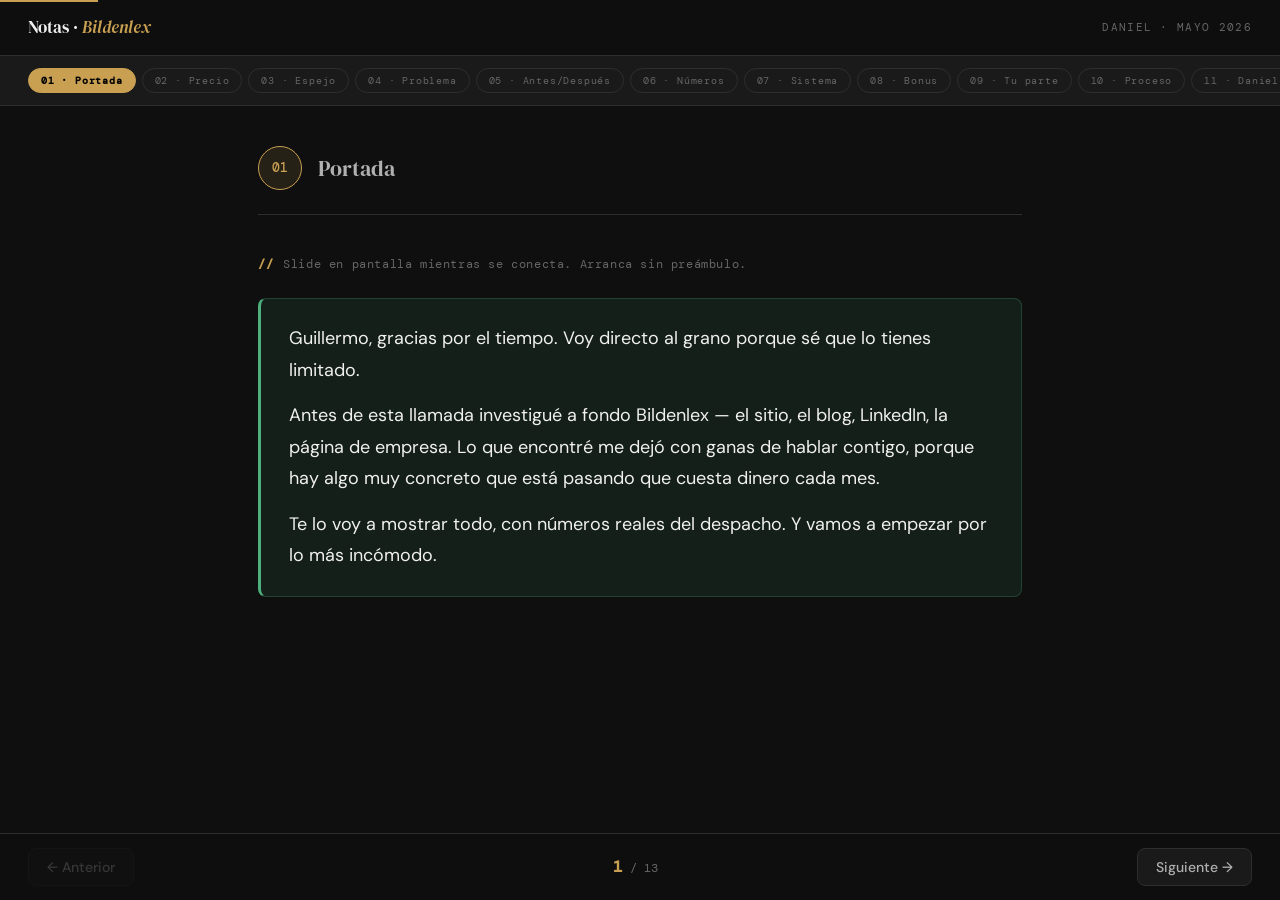
<file: bildenlex/notas.html>
<!DOCTYPE html>
<html lang="es">
<head>
<meta charset="UTF-8">
<meta name="viewport" content="width=device-width, initial-scale=1.0">
<title>Notas · Bildenlex · Daniel</title>
<style>
  @import url('https://fonts.googleapis.com/css2?family=DM+Serif+Display:ital@0;1&family=DM+Sans:wght@300;400;500;600&family=DM+Mono:wght@400;500&display=swap');

  :root {
    --bg: #0F0F0F;
    --surface: #1A1A1A;
    --surface-2: #222222;
    --border: #2E2E2E;
    --gold: #C9A052;
    --gold-soft: rgba(201,160,82,0.12);
    --green: #4CAF7D;
    --green-soft: rgba(76,175,125,0.10);
    --red: #E05555;
    --blue-soft: rgba(100,149,237,0.10);
    --blue: #6495ED;
    --fg-1: #F0F0F0;
    --fg-2: #B0B0B0;
    --fg-3: #666;
  }

  * { box-sizing: border-box; margin: 0; padding: 0; }

  body {
    background: var(--bg);
    color: var(--fg-1);
    font-family: 'DM Sans', sans-serif;
    font-size: 16px;
    line-height: 1.6;
  }

  .progress {
    position: fixed;
    top: 0; left: 0;
    height: 2px;
    background: var(--gold);
    transition: width 0.3s ease;
    z-index: 200;
  }

  .header {
    position: sticky;
    top: 0;
    z-index: 100;
    background: rgba(15,15,15,0.96);
    backdrop-filter: blur(12px);
    border-bottom: 1px solid var(--border);
    padding: 14px 28px;
    display: flex;
    align-items: center;
    justify-content: space-between;
  }

  .header-title {
    font-family: 'DM Serif Display', serif;
    font-size: 17px;
    color: var(--fg-1);
  }
  .header-title span { color: var(--gold); font-style: italic; }

  .header-meta {
    font-family: 'DM Mono', monospace;
    font-size: 11px;
    color: var(--fg-3);
    letter-spacing: 0.12em;
    text-transform: uppercase;
  }

  .nav-pills {
    display: flex;
    gap: 6px;
    padding: 12px 28px;
    overflow-x: auto;
    border-bottom: 1px solid var(--border);
    background: var(--surface);
    scrollbar-width: none;
  }
  .nav-pills::-webkit-scrollbar { display: none; }

  .pill {
    flex-shrink: 0;
    padding: 5px 12px;
    border-radius: 999px;
    border: 1px solid var(--border);
    background: transparent;
    color: var(--fg-3);
    font-family: 'DM Mono', monospace;
    font-size: 10px;
    letter-spacing: 0.08em;
    cursor: pointer;
    transition: all 0.15s ease;
    white-space: nowrap;
  }
  .pill:hover { border-color: var(--gold); color: var(--gold); }
  .pill.active { background: var(--gold); border-color: var(--gold); color: #000; font-weight: 600; }

  .main {
    max-width: 820px;
    margin: 0 auto;
    padding: 40px 28px 110px;
  }

  .slide-notes { display: none; animation: fadeIn 0.18s ease; }
  .slide-notes.visible { display: block; }

  @keyframes fadeIn {
    from { opacity: 0; transform: translateY(5px); }
    to { opacity: 1; transform: translateY(0); }
  }

  /* Cabecera slide */
  .slide-header {
    display: flex;
    align-items: center;
    gap: 16px;
    margin-bottom: 32px;
    padding-bottom: 24px;
    border-bottom: 1px solid var(--border);
  }

  .badge {
    flex-shrink: 0;
    width: 44px; height: 44px;
    border-radius: 50%;
    background: var(--gold-soft);
    border: 1px solid var(--gold);
    display: flex;
    align-items: center;
    justify-content: center;
    font-family: 'DM Mono', monospace;
    font-size: 13px;
    font-weight: 500;
    color: var(--gold);
  }

  .slide-header h2 {
    font-family: 'DM Serif Display', serif;
    font-size: 22px;
    font-weight: 400;
    color: var(--fg-2);
    line-height: 1.3;
  }

  /* Bloque principal — lo que dices */
  .script {
    background: var(--green-soft);
    border: 1px solid rgba(76,175,125,0.25);
    border-left: 3px solid var(--green);
    border-radius: 8px;
    padding: 24px 28px;
    margin-bottom: 20px;
    font-size: 18px;
    font-weight: 400;
    color: var(--fg-1);
    line-height: 1.75;
  }

  .script p { margin-bottom: 14px; }
  .script p:last-child { margin-bottom: 0; }

  .script em {
    font-style: italic;
    color: #8ee4b0;
  }

  .script strong {
    font-weight: 600;
    color: #fff;
  }

  /* Variante — continuación del guion */
  .script-cont {
    background: rgba(76,175,125,0.05);
    border: 1px solid rgba(76,175,125,0.15);
    border-left: 3px solid rgba(76,175,125,0.4);
    border-radius: 8px;
    padding: 20px 28px;
    margin-bottom: 20px;
    font-size: 17px;
    font-weight: 300;
    color: var(--fg-2);
    line-height: 1.7;
    font-style: italic;
  }

  /* Objeción */
  .objection {
    background: var(--surface-2);
    border-radius: 8px;
    padding: 20px 24px;
    margin-bottom: 16px;
  }

  .obj-q {
    font-size: 14px;
    font-weight: 500;
    color: var(--red);
    margin-bottom: 10px;
    letter-spacing: 0.02em;
  }
  .obj-q::before { content: '↗ Si dice: '; font-weight: 300; color: var(--fg-3); }

  .obj-a {
    font-size: 16px;
    font-weight: 400;
    color: var(--fg-1);
    line-height: 1.65;
    padding-left: 14px;
    border-left: 2px solid var(--green);
  }

  /* Nota táctica — mínima */
  .tactic {
    font-family: 'DM Mono', monospace;
    font-size: 12px;
    color: var(--fg-3);
    letter-spacing: 0.05em;
    padding: 8px 0;
    margin-bottom: 16px;
    display: flex;
    align-items: center;
    gap: 10px;
  }
  .tactic::before {
    content: '//';
    color: var(--gold);
    font-weight: 600;
  }

  /* Nav inferior */
  .bottom-nav {
    position: fixed;
    bottom: 0; left: 0; right: 0;
    background: rgba(15,15,15,0.97);
    backdrop-filter: blur(12px);
    border-top: 1px solid var(--border);
    padding: 14px 28px;
    display: flex;
    align-items: center;
    justify-content: space-between;
  }

  .nav-btn {
    padding: 9px 18px;
    border-radius: 8px;
    border: 1px solid var(--border);
    background: var(--surface);
    color: var(--fg-2);
    font-family: 'DM Sans', sans-serif;
    font-size: 14px;
    font-weight: 500;
    cursor: pointer;
    transition: all 0.15s ease;
  }
  .nav-btn:hover { border-color: var(--gold); color: var(--gold); }
  .nav-btn:disabled { opacity: 0.25; cursor: not-allowed; }

  .slide-counter {
    font-family: 'DM Mono', monospace;
    font-size: 12px;
    color: var(--fg-3);
    text-align: center;
  }
  .slide-counter .cur { color: var(--gold); font-size: 16px; font-weight: 600; }

</style>
</head>
<body>

<div class="progress" id="progress"></div>

<div class="header">
  <div class="header-title">Notas · <span>Bildenlex</span></div>
  <div class="header-meta">Daniel · Mayo 2026</div>
</div>

<div class="nav-pills" id="navPills"></div>

<div class="main" id="main">

  <!-- S1 PORTADA -->
  <div class="slide-notes visible" data-slide="1">
    <div class="slide-header">
      <div class="badge">01</div>
      <h2>Portada</h2>
    </div>

    <div class="tactic">Slide en pantalla mientras se conecta. Arranca sin preámbulo.</div>

    <div class="script">
      <p>Guillermo, gracias por el tiempo. Voy directo al grano porque sé que lo tienes limitado.</p>
      <p>Antes de esta llamada investigué a fondo Bildenlex — el sitio, el blog, LinkedIn, la página de empresa. Lo que encontré me dejó con ganas de hablar contigo, porque hay algo muy concreto que está pasando que cuesta dinero cada mes.</p>
      <p>Te lo voy a mostrar todo, con números reales del despacho. Y vamos a empezar por lo más incómodo.</p>
    </div>
  </div>

  <!-- S2 PRECIO -->
  <div class="slide-notes" data-slide="2">
    <div class="slide-header">
      <div class="badge">02</div>
      <h2>El precio primero</h2>
    </div>

    <div class="tactic">Di el precio con calma. Sin disculparte. Si hay silencio, déjalo.</div>

    <div class="script">
      <p>Vamos a quitarnos la parte incómoda de encima desde el principio.</p>
      <p>Poner el sistema en marcha tiene un coste de 1.800 dólares de setup — todo construido e integrado en 30 días. A partir del mes dos, la operación continua son 500 dólares al mes.</p>
      <p>Ahora te muestro por qué esos números tienen sentido — y por qué la pregunta relevante no es si puedes permitírtelo, sino cuánto te está costando cada mes no tenerlo.</p>
    </div>

    <div class="objection">
      <div class="obj-q">"Me parece mucho dinero para empezar."</div>
      <div class="obj-a">Tiene sentido que lo evalúes. Dame diez minutos más y te lo muestro en números del propio Bildenlex — un solo cliente nuevo al mes ya cubre el setup completo. Si al final no cuadra, me lo dices y sin problema.</div>
    </div>
  </div>

  <!-- S3 ESPEJO -->
  <div class="slide-notes" data-slide="3">
    <div class="slide-header">
      <div class="badge">03</div>
      <h2>Espejo — tu punto de partida</h2>
    </div>

    <div class="tactic">Parte superior: energía positiva. Parte inferior: baja el ritmo, deja respirar los números.</div>

    <div class="script">
      <p>Antes de hablar del sistema, quería que vieras lo que encontré cuando investigué Bildenlex. Porque el punto de partida importa mucho para entender qué hay que hacer.</p>
      <p>Guillermo, tienes una trayectoria que el 99% de los abogados del mercado hispanohablante no puede replicar. Veinte años de práctica exclusiva en propiedad intelectual y derecho tecnológico. Docencia activa en cuatro países al mismo tiempo. Menciones en iProUP y FM Milenium. Speaker en el Congreso Legaltech. Organizador del Global Legal Hackathon desde Buenos Aires. Un blog con 150.000 visitas al año sobre los temas exactos que busca tu cliente ideal cuando tiene un problema real.</p>
      <p>Todo eso es real y es tuyo.</p>
    </div>

    <div class="script-cont">
      Pausa. Luego:
    </div>

    <div class="script">
      <p>Y sin embargo — cero leads capturados automáticamente. 789 seguidores en la página de empresa de LinkedIn con 20 años de historia. Un único CTA en todo el sitio: "Contáctanos".</p>
      <p>El problema no es la autoridad. El problema es la infraestructura que conecta esa autoridad con las personas que más se beneficiarían de trabajar contigo.</p>
    </div>
  </div>

  <!-- S4 PROBLEMA -->
  <div class="slide-notes" data-slide="4">
    <div class="slide-header">
      <div class="badge">04</div>
      <h2>El problema central</h2>
    </div>

    <div class="tactic">Cuéntalo como una historia. Baja el ritmo en "sale del sitio".</div>

    <div class="script">
      <p>Un emprendedor tiene un problema. Busca en Google "cómo registro mi marca en Argentina" o "me hicieron un deepfake, qué puedo hacer". Encuentra el blog de Bildenlex. Lee el artículo. Aprende algo útil. Empieza a confiar en el criterio del despacho.</p>
      <p>Pero no está listo para contratar todavía. Quiere pensar, comparar opciones, hablar con su socio.</p>
      <p>En ese momento, no hay nada que lo retenga. No hay ningún recurso que justifique dejar su email. No hay ningún paso intermedio entre "me interesa" y "agendo una cita de pago". Sale del sitio sin dejar ningún rastro.</p>
      <p>Y el esfuerzo de SEO que trajo esa visita se convierte en cero.</p>
      <p>El 97% de tus visitantes se va así, cada día, sin que puedas hacer nada.</p>
    </div>

    <div class="objection">
      <div class="obj-q">"¿De dónde sale ese 97%?"</div>
      <div class="obj-a">Es aritmética del embudo actual: si el único CTA es "reserva una cita" y la mayoría de visitas llegan por artículos de blog de gente que todavía está evaluando si necesita un abogado, ese tráfico se evapora. No es una estadística sectorial, es la lógica del sitio tal y como está hoy.</div>
    </div>
  </div>

  <!-- S5 ANTES/DESPUÉS -->
  <div class="slide-notes" data-slide="5">
    <div class="slide-header">
      <div class="badge">05</div>
      <h2>Antes / Después</h2>
    </div>

    <div class="tactic">No leas el slide. 3-4 segundos de silencio. Luego la pregunta retórica.</div>

    <div class="script">
      <p>En la columna izquierda está lo que pasa hoy con cada persona que llega al blog. En la columna derecha, lo que pasaría con el sistema en marcha.</p>
      <p>La diferencia no es magia — es un mecanismo que captura al visitante antes de que se vaya, y que durante los próximos 30 días mantiene a Bildenlex presente en su mente hasta que esté listo para contratar. Sin que tú hagas nada.</p>
    </div>

    <div class="script-cont">
      Pausa. Luego:
    </div>

    <div class="script">
      <p>¿Cuántos de esos 150.000 visitantes anuales crees que están hoy en la columna de la izquierda?</p>
    </div>
  </div>

  <!-- S6 NÚMEROS -->
  <div class="slide-notes" data-slide="6">
    <div class="slide-header">
      <div class="badge">06</div>
      <h2>Los números</h2>
    </div>

    <div class="tactic">Preséntalo como aritmética verificable, no como argumento de venta.</div>

    <div class="script">
      <p>Pongamos números concretos sobre la mesa, con datos reales de Bildenlex.</p>
      <p>150.000 visitas al año al sitio. Cero leads capturados automáticamente hoy — todo el pipeline entra por WhatsApp o por referidos directos.</p>
      <p>Una página de lead magnet bien construida en servicios profesionales convierte entre un 3 y un 5% de las visitas. Aplicado al tráfico actual, eso son entre 200 y 400 contactos nuevos al mes disponibles para seguimiento.</p>
      <p>El valor conservador de un expediente estándar de PI es de unos 600 dólares. Un solo cliente nuevo generado por el sistema al mes cubre el setup completo. Todo lo que venga a partir de ahí es ganancia acumulada.</p>
      <p>La pregunta correcta no es si puedes permitirte el sistema. Es cuánto te está costando cada mes no tenerlo.</p>
    </div>

    <div class="objection">
      <div class="obj-q">"¿Esa tasa de conversión es real para despachos legales?"</div>
      <div class="obj-a">He usado el 3% precisamente porque es el número más conservador del rango para servicios profesionales. Con contenido de alta demanda como el de Bildenlex — deepfakes, marcas, software — el potencial es mayor. Pero prefiero que los números sean verificables y conservadores, no optimistas.</div>
    </div>
  </div>

  <!-- S7 SISTEMA -->
  <div class="slide-notes" data-slide="7">
    <div class="slide-header">
      <div class="badge">07</div>
      <h2>El sistema — tres piezas</h2>
    </div>

    <div class="tactic">Preséntalo como un conjunto, no como tres servicios separables.</div>

    <div class="script">
      <p>El sistema tiene tres piezas que solo funcionan juntas — como engranajes. Si falta una, el resto no rinde.</p>
      <p>La primera es la captura: una página dedicada más CTAs dentro del blog y del sitio, con recursos descargables que le dan al visitante una razón concreta para dejar su email antes de irse. Sin esto, el tráfico sigue evaporándose.</p>
      <p>La segunda es la nutrición: una secuencia de emails automatizada que durante los próximos 30 días mantiene a Bildenlex presente en la mente del prospecto. Educa, genera confianza, derriba objeciones. Sin que toques nada.</p>
      <p>La tercera es LinkedIn: un sistema de contenido regular que convierte la trayectoria de Guillermo en presencia visible para los prospectos correctos. Que cuando un emprendedor necesite un abogado de propiedad intelectual, Bildenlex sea el nombre que ya conoce.</p>
      <p>Juntas, estas tres piezas convierten la autoridad que ya tienes en consultas predecibles — sin depender de referencias ni de que alguien se atreva a llamar directamente.</p>
    </div>
  </div>

  <!-- S8 BONUS -->
  <div class="slide-notes" data-slide="8">
    <div class="slide-header">
      <div class="badge">08</div>
      <h2>Bonus — lead magnets</h2>
    </div>

    <div class="tactic">Señala el primero: "este ya existe". Deja que eso aterrice antes de pasar.</div>

    <div class="script">
      <p>Incluido en el setup, sin coste adicional, vienen tres recursos listos para usar — cada uno diseñado para hablar a un perfil distinto de cliente potencial de Bildenlex.</p>
      <p>El primero — el Checklist Legal para Emprendedores — ya está construido y en vivo. Ahora mismo, cualquier visitante del sitio podría descargarlo. Es la puerta de entrada para fundadores de startups que están lanzando su negocio y todavía no tienen claro qué necesitan proteger.</p>
      <p>El segundo — la Guía para Registrar tu Marca en Argentina — apunta al prospecto de alta intención: quien busca registrar una marca está a un paso de contratar. Lo construimos durante el setup.</p>
      <p>El tercero — Protege tu Software y tu App — va directo al cliente B2B y tech de mayor ticket. También durante el setup.</p>
      <p>Tres puertas de entrada. Tres razones distintas para que el prospecto deje su email antes de irse.</p>
    </div>
  </div>

  <!-- S9 TU PARTE -->
  <div class="slide-notes" data-slide="9">
    <div class="slide-header">
      <div class="badge">09</div>
      <h2>Lo que necesitamos de ti</h2>
    </div>

    <div class="tactic">Responde la objeción de tiempo antes de que aparezca.</div>

    <div class="script">
      <p>Lo que necesitamos de Bildenlex para arrancar es mínimo y muy concreto.</p>
      <p>Una sesión de 60 minutos para validar el contenido y el tono de los recursos — esa hora existe porque los lead magnets tienen que sonar como Bildenlex, no como una plantilla descargada de internet. Tu expertise es el ingrediente que hace que el sistema funcione para tu audiencia específica y no para la de cualquier otro despacho.</p>
      <p>Acceso a las credenciales de WordPress para la integración técnica — lo resolvemos juntos en esa misma sesión de arranque, sin que necesites aprender nada nuevo ni contratar a nadie externo.</p>
      <p>Y revisión y aprobación de los materiales antes de que salgan — tú validas, nosotros ejecutamos. Ningún email sale sin tu OK.</p>
      <p>Lo que no necesitamos: que cambies tu rutina, que aprendas nuevas herramientas, ni que dediques horas semanales a esto. Tú sigues haciendo tu trabajo. El sistema trabaja en paralelo.</p>
    </div>
  </div>

  <!-- S10 PROCESO -->
  <div class="slide-notes" data-slide="10">
    <div class="slide-header">
      <div class="badge">10</div>
      <h2>El proceso — plazos concretos</h2>
    </div>

    <div class="tactic">La garantía: dila despacio, mirando a cámara. Luego silencio.</div>

    <div class="script">
      <p>El proceso es simple y tiene plazos concretos.</p>
      <p>La primera semana arrancamos con la sesión de validación — alineamos contenido, tono y accesos. Las semanas dos y tres son de construcción: página de captura, lead magnets, secuencia de emails, automatización. La semana cuatro hacemos pruebas de extremo a extremo y el sistema entra en marcha.</p>
      <p>A partir del mes dos empieza la operación continua: dos publicaciones de LinkedIn por semana, una newsletter semanal, y el mantenimiento técnico del sistema. Todo incluido en los 500 dólares al mes. La gestión de respuestas a prospectos — en email y en LinkedIn — corre por cuenta de Bildenlex, porque esas conversaciones requieren tu voz legal.</p>
      <p>Y la garantía es esta: si en 60 días no hay consultas calificadas entrando por el sistema, seguimos trabajando sin coste adicional hasta que las haya.</p>
    </div>

    <div class="objection">
      <div class="obj-q">"¿60 días es suficiente para ver resultados?"</div>
      <div class="obj-a">El sistema entra en marcha en 30 días. Los primeros 60 son suficientes para ver los primeros contactos cualificados entrando — no te estoy prometiendo 50 clientes, te estoy prometiendo que el mecanismo funciona y genera consultas reales. Si no es así, seguimos hasta que lo haga.</div>
    </div>
  </div>

  <!-- S11 DANIEL -->
  <div class="slide-notes" data-slide="11">
    <div class="slide-header">
      <div class="badge">11</div>
      <h2>Por qué Daniel</h2>
    </div>

    <div class="tactic">No lo leas — cuéntalo. El punto del máximo 2 clientes, enfatízalo.</div>

    <div class="script">
      <p>No contratas una agencia donde tu cuenta la gestiona un equipo que cambia cada tres meses y que la semana que viene lleva otros veinte clientes. Contratas a la persona que va a hacer el trabajo — y esa persona soy yo.</p>
      <p>Llevo desde 2019 trabajando con profesionales que tienen autoridad real en su sector pero carecen del sistema que la convierte en clientes predecibles. He construido embudos y estrategias de captación para creadores e infoproductores que han escalado a cifras de siete dígitos. Lo que cambia con Bildenlex es el sector — la lógica del sistema es la misma.</p>
      <p>Trabajo con un máximo de dos clientes simultáneos. No es un límite arbitrario — es la condición que me permite darte atención total, ejecución personal y conocimiento real de tu negocio desde el primer día. Si estamos en esta llamada es porque hay espacio, y porque creo que Bildenlex tiene exactamente el perfil para el que este sistema funciona mejor.</p>
    </div>

    <div class="objection">
      <div class="obj-q">"¿Tienes experiencia con despachos legales?"</div>
      <div class="obj-a">Con Bildenlex específicamente es mi primer despacho, y prefiero ser transparente en eso. Lo que sí tengo es experiencia probada construyendo sistemas de captación para profesionales con autoridad en nichos técnicos — el desafío de convertir conocimiento experto en clientes predecibles es exactamente el mismo. Y el sistema que te propongo ya existe: la página de captación está en vivo.</div>
    </div>
  </div>

  <!-- S12 INVERSIÓN -->
  <div class="slide-notes" data-slide="12">
    <div class="slide-header">
      <div class="badge">12</div>
      <h2>Inversión — resumen</h2>
    </div>

    <div class="tactic">Es un resumen, no una sorpresa. El precio ya lo vio. Deja que lo lea.</div>

    <div class="script">
      <p>Todo lo que hemos visto en esta presentación está dentro de esos números. Sin costes ocultos, sin letra pequeña.</p>
      <p>El setup de 1.800 dólares incluye todo lo que se construye una sola vez: la página de captura, los tres lead magnets, la secuencia de emails automatizada, la integración en WordPress y el sistema de contenido para LinkedIn.</p>
      <p>Los 500 dólares al mes desde el segundo mes cubren la operación continua: la newsletter semanal, los dos posts de LinkedIn por semana, y el mantenimiento técnico del sistema. Lo que no incluye es la gestión de respuestas a prospectos — eso requiere tu voz legal y lo gestiona Bildenlex directamente.</p>
      <p>Y la garantía está incluida: 30 días para tener el sistema en marcha, 60 días para las primeras consultas calificadas. Si no llegamos, seguimos trabajando sin coste adicional hasta que lleguemos.</p>
    </div>

    <div class="objection">
      <div class="obj-q">"¿Puedo pausar o cancelar el retainer?"</div>
      <div class="obj-a">Sí, el retainer es flexible — puedes pausarlo o cancelarlo cuando quieras. Mi interés es que el sistema funcione y que quieras seguir. No en atarte a un contrato.</div>
    </div>
  </div>

  <!-- S13 CIERRE -->
  <div class="slide-notes" data-slide="13">
    <div class="slide-header">
      <div class="badge">13</div>
      <h2>Cierre — ¿arrancamos?</h2>
    </div>

    <div class="tactic">Termina con pregunta de acción concreta. No con "¿qué te parece?"</div>

    <div class="script">
      <p>Eso es todo. En 30 días tienes el sistema en marcha. En 60 días, las primeras consultas calificadas entrando sin depender de referencias ni de WhatsApp.</p>
      <p>Si lo que has visto tiene sentido para Bildenlex, el siguiente paso es muy simple: una sesión de arranque de 60 minutos esta semana o la próxima.</p>
      <p>¿Tienes disponibilidad?</p>
    </div>

    <div class="objection">
      <div class="obj-q">"Necesito pensarlo / consultarlo."</div>
      <div class="obj-a">Por supuesto, es una decisión que merece pensarse. ¿Cuándo crees que podrías tener una respuesta? Te pregunto porque trabajo con un máximo de dos clientes y quiero saber si puedo reservar el espacio para Bildenlex.</div>
    </div>

    <div class="objection">
      <div class="obj-q">"El precio sigue pareciéndome alto."</div>
      <div class="obj-a">Entiendo. Déjame preguntarte algo: ¿cuántos clientes nuevos al mes necesitaría generarte el sistema para que la inversión tuviera sentido? Porque si la respuesta es uno, la aritmética ya funciona con los números más conservadores que te he mostrado.</div>
    </div>

    <div class="objection">
      <div class="obj-q">"No tengo tiempo ahora mismo."</div>
      <div class="obj-a">Lo que te pido de tiempo es una sesión de 60 minutos una sola vez. El resto lo ejecuto yo. Y si ahora no es el momento, dime cuándo lo sería — esto no caduca, pero el espacio en mi agenda sí.</div>
    </div>
  </div>

</div><!-- /main -->

<div class="bottom-nav">
  <button class="nav-btn" id="prevBtn" onclick="navigate(-1)" disabled>← Anterior</button>
  <div class="slide-counter">
    <span class="cur" id="curNum">1</span> / 13
  </div>
  <button class="nav-btn" id="nextBtn" onclick="navigate(1)">Siguiente →</button>
</div>

<script>
  let cur = 1;
  const total = 13;
  const labels = ['Portada','Precio','Espejo','Problema','Antes/Después','Números','Sistema','Bonus','Tu parte','Proceso','Daniel','Inversión','Cierre'];

  const pills = document.getElementById('navPills');
  for (let i = 1; i <= total; i++) {
    const p = document.createElement('button');
    p.className = 'pill' + (i === 1 ? ' active' : '');
    p.textContent = `${String(i).padStart(2,'0')} · ${labels[i-1]}`;
    p.onclick = () => goTo(i);
    pills.appendChild(p);
  }

  function goTo(n) {
    document.querySelector(`.slide-notes[data-slide="${cur}"]`).classList.remove('visible');
    document.querySelectorAll('.pill')[cur-1].classList.remove('active');
    cur = Math.max(1, Math.min(total, n));
    document.querySelector(`.slide-notes[data-slide="${cur}"]`).classList.add('visible');
    document.querySelectorAll('.pill')[cur-1].classList.add('active');
    window.scrollTo(0,0);
    document.getElementById('curNum').textContent = cur;
    document.getElementById('prevBtn').disabled = cur === 1;
    document.getElementById('nextBtn').disabled = cur === total;
    document.getElementById('progress').style.width = `${(cur/total)*100}%`;
    document.querySelectorAll('.pill')[cur-1].scrollIntoView({behavior:'smooth',block:'nearest',inline:'center'});
  }

  function navigate(d) { goTo(cur + d); }

  document.addEventListener('keydown', e => {
    if (e.key === 'ArrowRight' || e.key === 'ArrowDown') navigate(1);
    if (e.key === 'ArrowLeft' || e.key === 'ArrowUp') navigate(-1);
  });

  document.getElementById('progress').style.width = `${(1/total)*100}%`;
</script>
</body>
</html>
</file>
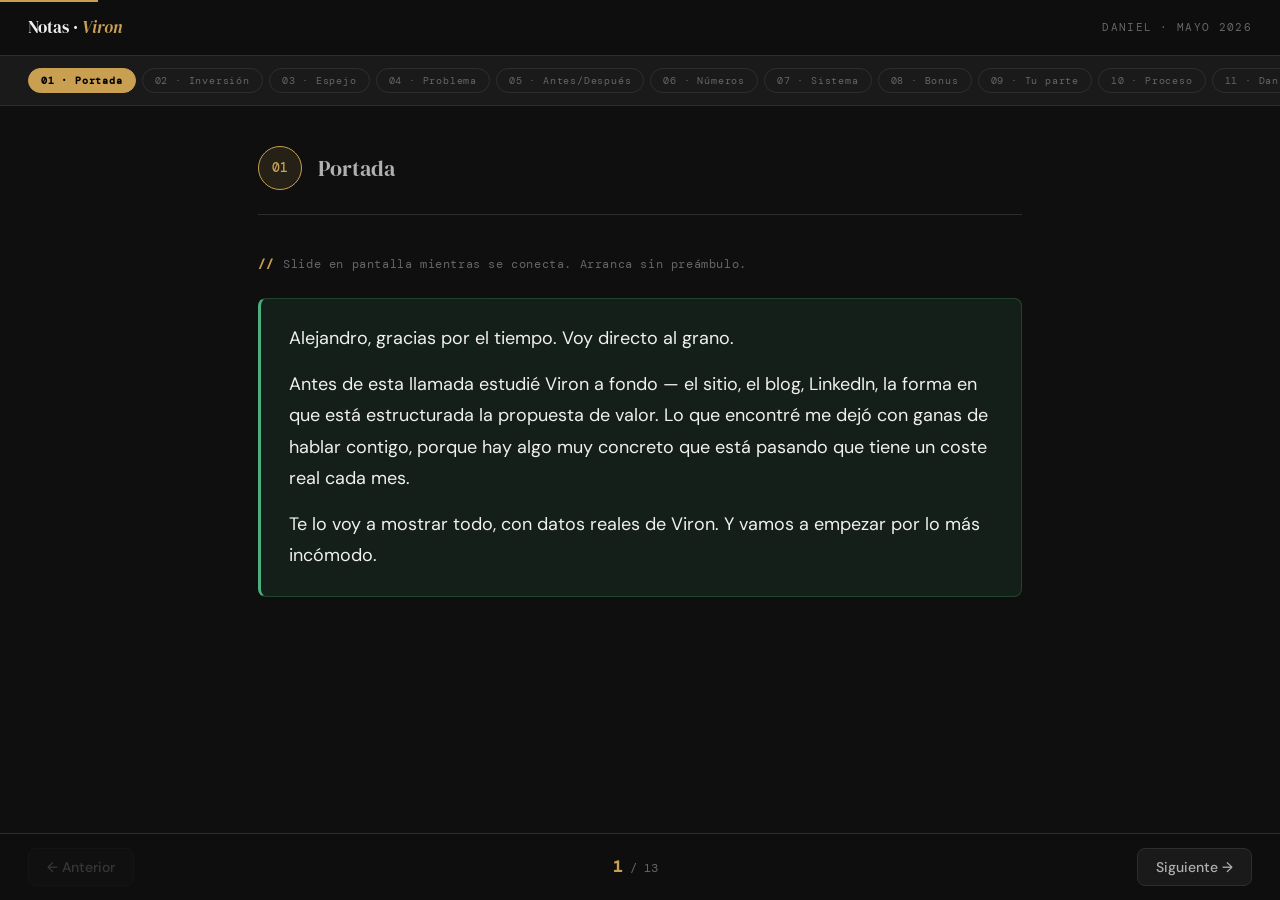
<file: viron/notas.html>
<!DOCTYPE html>
<html lang="es">
<head>
<meta charset="UTF-8">
<meta name="viewport" content="width=device-width, initial-scale=1.0">
<title>Notas · Viron · Daniel</title>
<style>
  @import url('https://fonts.googleapis.com/css2?family=DM+Serif+Display:ital@0;1&family=DM+Sans:wght@300;400;500;600&family=DM+Mono:wght@400;500&display=swap');

  :root {
    --bg: #0F0F0F;
    --surface: #1A1A1A;
    --surface-2: #222222;
    --border: #2E2E2E;
    --gold: #C9A052;
    --gold-soft: rgba(201,160,82,0.12);
    --green: #4CAF7D;
    --green-soft: rgba(76,175,125,0.10);
    --red: #E05555;
    --fg-1: #F0F0F0;
    --fg-2: #B0B0B0;
    --fg-3: #666;
  }

  * { box-sizing: border-box; margin: 0; padding: 0; }

  body {
    background: var(--bg);
    color: var(--fg-1);
    font-family: 'DM Sans', sans-serif;
    font-size: 16px;
    line-height: 1.6;
  }

  .progress {
    position: fixed;
    top: 0; left: 0;
    height: 2px;
    background: var(--gold);
    transition: width 0.3s ease;
    z-index: 200;
  }

  .header {
    position: sticky;
    top: 0;
    z-index: 100;
    background: rgba(15,15,15,0.96);
    backdrop-filter: blur(12px);
    border-bottom: 1px solid var(--border);
    padding: 14px 28px;
    display: flex;
    align-items: center;
    justify-content: space-between;
  }

  .header-title {
    font-family: 'DM Serif Display', serif;
    font-size: 17px;
    color: var(--fg-1);
  }
  .header-title span { color: var(--gold); font-style: italic; }

  .header-meta {
    font-family: 'DM Mono', monospace;
    font-size: 11px;
    color: var(--fg-3);
    letter-spacing: 0.12em;
    text-transform: uppercase;
  }

  .nav-pills {
    display: flex;
    gap: 6px;
    padding: 12px 28px;
    overflow-x: auto;
    border-bottom: 1px solid var(--border);
    background: var(--surface);
    scrollbar-width: none;
  }
  .nav-pills::-webkit-scrollbar { display: none; }

  .pill {
    flex-shrink: 0;
    padding: 5px 12px;
    border-radius: 999px;
    border: 1px solid var(--border);
    background: transparent;
    color: var(--fg-3);
    font-family: 'DM Mono', monospace;
    font-size: 10px;
    letter-spacing: 0.08em;
    cursor: pointer;
    transition: all 0.15s ease;
    white-space: nowrap;
  }
  .pill:hover { border-color: var(--gold); color: var(--gold); }
  .pill.active { background: var(--gold); border-color: var(--gold); color: #000; font-weight: 600; }

  .main {
    max-width: 820px;
    margin: 0 auto;
    padding: 40px 28px 110px;
  }

  .slide-notes { display: none; animation: fadeIn 0.18s ease; }
  .slide-notes.visible { display: block; }

  @keyframes fadeIn {
    from { opacity: 0; transform: translateY(5px); }
    to { opacity: 1; transform: translateY(0); }
  }

  .slide-header {
    display: flex;
    align-items: center;
    gap: 16px;
    margin-bottom: 32px;
    padding-bottom: 24px;
    border-bottom: 1px solid var(--border);
  }

  .badge {
    flex-shrink: 0;
    width: 44px; height: 44px;
    border-radius: 50%;
    background: var(--gold-soft);
    border: 1px solid var(--gold);
    display: flex;
    align-items: center;
    justify-content: center;
    font-family: 'DM Mono', monospace;
    font-size: 13px;
    font-weight: 500;
    color: var(--gold);
  }

  .slide-header h2 {
    font-family: 'DM Serif Display', serif;
    font-size: 22px;
    font-weight: 400;
    color: var(--fg-2);
    line-height: 1.3;
  }

  .script {
    background: var(--green-soft);
    border: 1px solid rgba(76,175,125,0.25);
    border-left: 3px solid var(--green);
    border-radius: 8px;
    padding: 24px 28px;
    margin-bottom: 20px;
    font-size: 18px;
    font-weight: 400;
    color: var(--fg-1);
    line-height: 1.75;
  }

  .script p { margin-bottom: 14px; }
  .script p:last-child { margin-bottom: 0; }
  .script em { font-style: italic; color: #8ee4b0; }
  .script strong { font-weight: 600; color: #fff; }

  .script-cont {
    background: rgba(76,175,125,0.05);
    border: 1px solid rgba(76,175,125,0.15);
    border-left: 3px solid rgba(76,175,125,0.4);
    border-radius: 8px;
    padding: 20px 28px;
    margin-bottom: 20px;
    font-size: 17px;
    font-weight: 300;
    color: var(--fg-2);
    line-height: 1.7;
    font-style: italic;
  }

  .objection {
    background: var(--surface-2);
    border-radius: 8px;
    padding: 20px 24px;
    margin-bottom: 16px;
  }

  .obj-q {
    font-size: 14px;
    font-weight: 500;
    color: var(--red);
    margin-bottom: 10px;
    letter-spacing: 0.02em;
  }
  .obj-q::before { content: '↗ Si dice: '; font-weight: 300; color: var(--fg-3); }

  .obj-a {
    font-size: 16px;
    font-weight: 400;
    color: var(--fg-1);
    line-height: 1.65;
    padding-left: 14px;
    border-left: 2px solid var(--green);
  }

  .tactic {
    font-family: 'DM Mono', monospace;
    font-size: 12px;
    color: var(--fg-3);
    letter-spacing: 0.05em;
    padding: 8px 0;
    margin-bottom: 16px;
    display: flex;
    align-items: center;
    gap: 10px;
  }
  .tactic::before {
    content: '//';
    color: var(--gold);
    font-weight: 600;
  }

  .bottom-nav {
    position: fixed;
    bottom: 0; left: 0; right: 0;
    background: rgba(15,15,15,0.97);
    backdrop-filter: blur(12px);
    border-top: 1px solid var(--border);
    padding: 14px 28px;
    display: flex;
    align-items: center;
    justify-content: space-between;
  }

  .nav-btn {
    padding: 9px 18px;
    border-radius: 8px;
    border: 1px solid var(--border);
    background: var(--surface);
    color: var(--fg-2);
    font-family: 'DM Sans', sans-serif;
    font-size: 14px;
    font-weight: 500;
    cursor: pointer;
    transition: all 0.15s ease;
  }
  .nav-btn:hover { border-color: var(--gold); color: var(--gold); }
  .nav-btn:disabled { opacity: 0.25; cursor: not-allowed; }

  .slide-counter {
    font-family: 'DM Mono', monospace;
    font-size: 12px;
    color: var(--fg-3);
    text-align: center;
  }
  .slide-counter .cur { color: var(--gold); font-size: 16px; font-weight: 600; }
</style>
</head>
<body>

<div class="progress" id="progress"></div>

<div class="header">
  <div class="header-title">Notas · <span>Viron</span></div>
  <div class="header-meta">Daniel · Mayo 2026</div>
</div>

<div class="nav-pills" id="navPills"></div>

<div class="main" id="main">

  <!-- S1 PORTADA -->
  <div class="slide-notes visible" data-slide="1">
    <div class="slide-header">
      <div class="badge">01</div>
      <h2>Portada</h2>
    </div>

    <div class="tactic">Slide en pantalla mientras se conecta. Arranca sin preámbulo.</div>

    <div class="script">
      <p>Alejandro, gracias por el tiempo. Voy directo al grano.</p>
      <p>Antes de esta llamada estudié Viron a fondo — el sitio, el blog, LinkedIn, la forma en que está estructurada la propuesta de valor. Lo que encontré me dejó con ganas de hablar contigo, porque hay algo muy concreto que está pasando que tiene un coste real cada mes.</p>
      <p>Te lo voy a mostrar todo, con datos reales de Viron. Y vamos a empezar por lo más incómodo.</p>
    </div>
  </div>

  <!-- S2 PRECIO -->
  <div class="slide-notes" data-slide="2">
    <div class="slide-header">
      <div class="badge">02</div>
      <h2>La inversión</h2>
    </div>

    <div class="tactic">Di el precio con calma. Sin disculparte. Si hay silencio, déjalo.</div>

    <div class="script">
      <p>Vamos a quitarnos la parte incómoda de encima desde el principio.</p>
      <p>Poner el sistema en marcha tiene un coste de 2.000 euros de setup — todo construido e integrado en 30 días. A partir del mes dos, la operación continua son 600 euros al mes.</p>
      <p>Ahora te muestro por qué esos números tienen sentido — y por qué la pregunta relevante no es si puedes permitírtelo, sino cuánto te está costando cada mes no tenerlo.</p>
    </div>

    <div class="objection">
      <div class="obj-q">"Me parece mucho dinero."</div>
      <div class="obj-a">Tiene sentido que lo evalúes. Dame diez minutos más y te lo muestro en números reales de Viron — un solo proyecto nuevo generado por el sistema ya cubre el setup completo. Si al final no cuadra, me lo dices y sin problema.</div>
    </div>
  </div>

  <!-- S3 ESPEJO -->
  <div class="slide-notes" data-slide="3">
    <div class="slide-header">
      <div class="badge">03</div>
      <h2>Espejo — punto de partida</h2>
    </div>

    <div class="tactic">Columna positiva: energía arriba. Columna contraste: baja el ritmo, deja respirar los ceros.</div>

    <div class="script">
      <p>Antes de hablar del sistema, quería que vieras lo que encontré cuando investigué Viron. Porque el punto de partida importa mucho para entender qué hay que construir.</p>
      <p>Alejandro, en cuatro meses has conseguido algo que la mayoría de consultoras tecnológicas tarda años en lograr. 1.117 seguidores, una web con la metodología documentada de principio a fin, seis artículos que atacan exactamente las preguntas que se hace un CTO antes de contratar un equipo de desarrollo externo. Y una propuesta de valor que es concreta y diferenciada — "de 3 a 6 semanas hasta un prototipo funcional" no es marketing, es un compromiso.</p>
      <p>Todo eso es real y es tuyo.</p>
    </div>

    <div class="script-cont">
      Pausa. Luego:
    </div>

    <div class="script">
      <p>Y sin embargo — cero formularios de captación en toda la web. Cero plataforma de email. Cero LinkedIn Insight Tag. Cero casos de estudio publicados.</p>
      <p>El problema no es la propuesta de valor. El problema es que no hay ningún sistema que convierta el tráfico que ya tienes en relaciones que maduren hasta convertirse en proyectos.</p>
    </div>
  </div>

  <!-- S4 PROBLEMA -->
  <div class="slide-notes" data-slide="4">
    <div class="slide-header">
      <div class="badge">04</div>
      <h2>El problema central</h2>
    </div>

    <div class="tactic">Cuéntalo como una historia. Baja el ritmo en "cierra la pestaña".</div>

    <div class="script">
      <p>Un Director de Operaciones tiene un problema. Su empresa lleva meses intentando implementar IA en sus procesos y no avanza. Busca en LinkedIn, encuentra un artículo de Viron sobre por qué fracasan los proyectos de IA en empresas medianas. Lo lee. Aprende algo útil. Empieza a confiar en el criterio de Viron.</p>
      <p>Pero no está listo para llamar todavía. Quiere comparar opciones, hablar con su equipo, valorar si es el momento.</p>
      <p>En ese momento, no hay nada que lo retenga. No hay ningún recurso que justifique dejar su email. No hay ningún paso intermedio entre "me interesa" y "contactar directamente". Cierra la pestaña.</p>
      <p>Y Viron no lo recupera nunca.</p>
      <p>Eso está pasando con el 60 al 90% de las visitas que llegan al blog y al sitio cada mes.</p>
    </div>

    <div class="objection">
      <div class="obj-q">"Pero yo hago outreach activo, eso lo cubre."</div>
      <div class="obj-a">El outreach activo funciona bien para los prospectos que ya identificas y contactas. El problema es el que llega solo, te encuentra, le interesas, y se va antes de que puedas saber que existió. Ese prospecto no aparece en ningún CRM porque nunca dejó datos. El sistema captura exactamente a esos — los que ya tienen interés pero todavía no están listos para levantar la mano.</div>
    </div>
  </div>

  <!-- S5 ANTES / DESPUÉS -->
  <div class="slide-notes" data-slide="5">
    <div class="slide-header">
      <div class="badge">05</div>
      <h2>Antes / Después</h2>
    </div>

    <div class="tactic">No leas el slide. 3-4 segundos de silencio. Luego la pregunta retórica.</div>

    <div class="script">
      <p>En la columna izquierda está lo que pasa hoy con cada persona que llega al blog o al sitio de Viron. En la columna derecha, lo que pasaría con el sistema en marcha.</p>
      <p>La diferencia no es magia — es un mecanismo que captura al visitante antes de que se vaya, y que durante los 60 días siguientes mantiene a Viron presente en su mente hasta que esté listo para hablar. Sin que tú hagas nada.</p>
    </div>

    <div class="script-cont">
      Pausa. Luego:
    </div>

    <div class="script">
      <p>¿Cuántos de los visitantes que llegan cada mes al blog crees que están hoy en la columna de la izquierda?</p>
    </div>
  </div>

  <!-- S6 NÚMEROS -->
  <div class="slide-notes" data-slide="6">
    <div class="slide-header">
      <div class="badge">06</div>
      <h2>Los números</h2>
    </div>

    <div class="tactic">Preséntalo como aritmética verificable, no como argumento de venta. Lento en el número de €15K.</div>

    <div class="script">
      <p>Pongamos números concretos sobre la mesa.</p>
      <p>Entre 2 y 4 leads calificados perdidos al mes. Gente que ya encontró Viron, ya leyó el contenido, ya tenía interés — y desapareció porque no había nada que los retuviera.</p>
      <p>90 días de ventana de evaluación silenciosa. Ese es el tiempo que tarda un Director de Ops o un CTO en pasar de "esto me interesa" a "estoy listo para hablar". Si durante esos 90 días Viron no está en su radar, cuando decida contratar va a llamar a quien recuerde — y ese no será Viron.</p>
      <p>Y el ticket por proyecto es de 15.000 euros hacia arriba. Eso significa que el sistema se recupera con el primer cliente que el nurturing convierte. Uno. El resto es margen acumulado.</p>
    </div>

    <div class="objection">
      <div class="obj-q">"No sé si tenemos suficiente tráfico para que eso funcione."</div>
      <div class="obj-a">El sistema no depende de volumen masivo — depende de capturar bien el tráfico cualificado que ya tienes. Un CTO que llega al blog de Viron porque busca soluciones de IA vale infinitamente más que cien visitas aleatorias. Con 2 o 3 de esos al mes entrando en la secuencia, el sistema ya justifica la inversión.</div>
    </div>
  </div>

  <!-- S7 EL SISTEMA -->
  <div class="slide-notes" data-slide="7">
    <div class="slide-header">
      <div class="badge">07</div>
      <h2>El sistema — tres piezas</h2>
    </div>

    <div class="tactic">Preséntalo como un conjunto inseparable, no como tres servicios sueltos que se pueden comprar por separado.</div>

    <div class="script">
      <p>El sistema tiene tres piezas que solo funcionan juntas. Si falta una, el resto no rinde.</p>
      <p>La primera es el funnel de captación: una landing del Diagnóstico de Madurez IA, más lead magnets en LinkedIn y en el blog, más CTAs integrados en cada punto de contacto. Sin esto, el tráfico sigue evaporándose sin dejar datos.</p>
      <p>La segunda es la secuencia de nurturing: seis emails en 60 días que educan, generan confianza y mantienen a Viron presente en la mente del prospecto hasta que esté listo para hablar. Sin que toques nada.</p>
      <p>La tercera es LinkedIn más el contenido semanal: un sistema que convierte la autoridad técnica que ya tienes en presencia constante para los prospectos correctos. Que cuando un Director de Operaciones necesite un equipo de desarrollo, Viron sea el nombre que ya conoce.</p>
      <p>Juntas, estas tres piezas convierten el tráfico que ya estás generando en pipeline predecible — sin depender de que alguien se atreva a contactar directamente.</p>
    </div>
  </div>

  <!-- S8 BONUS -->
  <div class="slide-notes" data-slide="8">
    <div class="slide-header">
      <div class="badge">08</div>
      <h2>Bonus</h2>
    </div>

    <div class="tactic">Preséntalo como algo que resuelve lo que Alejandro ya identificó como problema. No como extras de relleno.</div>

    <div class="script">
      <p>Incluido en el setup, sin coste adicional, vienen dos recursos que aceleran los resultados desde el primer mes.</p>
      <p>El primero es el framework de prueba social. En su mensaje antes de esta llamada, Alejandro mencionó que podían aportar casos de proyectos anteriores — y eso es exactamente lo que hay que hacer. El framework es la estructura para documentar y publicar esos casos de forma sistemática: cómo extraer los datos, cómo presentarlos para que sean creíbles para un perfil enterprise, cómo hacer que cada proyecto entregado se convierta en un activo de captación que trabaje durante años.</p>
      <p>El segundo son dos lead magnets para LinkedIn, diseñados específicamente para la audiencia de Viron. Los definimos juntos en el kickoff — no son plantillas genéricas, son piezas construidas para el CTO o el Director de Ops que ya sigue a Alejandro pero todavía no ha dado el paso de contactar.</p>
    </div>
  </div>

  <!-- S9 TU PARTE -->
  <div class="slide-notes" data-slide="9">
    <div class="slide-header">
      <div class="badge">09</div>
      <h2>Lo que necesitamos de ti</h2>
    </div>

    <div class="tactic">Responde la objeción de tiempo antes de que aparezca. Énfasis en "el resto lo ejecutamos nosotros".</div>

    <div class="script">
      <p>Lo que necesitamos de Viron para arrancar es mínimo y muy concreto.</p>
      <p>Una sesión de 60 minutos para validar el contenido, el tono y los lead magnets — esa hora existe porque el sistema tiene que sonar como Viron, no como una plantilla. Tu expertise técnico es el ingrediente que hace que el diagnóstico sea creíble para tu audiencia específica y no para la de cualquier otra consultora.</p>
      <p>Acceso a la web y a los assets de marca para la integración técnica — lo resolvemos nosotros, tú no tocas código.</p>
      <p>Y revisión y aprobación de cada entregable antes de que salga — tú validas, nosotros ejecutamos. Ningún email ni ninguna pieza sale sin tu OK.</p>
      <p>En total, no más de dos o tres horas tuyas durante los 30 días de setup. Tú sigues haciendo tu trabajo. El sistema se construye en paralelo.</p>
    </div>
  </div>

  <!-- S10 PROCESO -->
  <div class="slide-notes" data-slide="10">
    <div class="slide-header">
      <div class="badge">10</div>
      <h2>El proceso — plazos concretos</h2>
    </div>

    <div class="tactic">La garantía: dila despacio, mirando a cámara. Luego silencio.</div>

    <div class="script">
      <p>El proceso tiene plazos concretos y no se mueve.</p>
      <p>El día cero es el kickoff — alineamos contenido, tono, accesos y lead magnets. Del día uno al diez construimos la landing y los lead magnets. Del once al veinte, la secuencia de email y el sistema de LinkedIn. Del veintiuno al treinta, el framework de prueba social y la entrega final. Revisión juntos y el sistema entra en marcha.</p>
      <p>A partir del mes dos empieza la operación continua: newsletters, contenido semanal en LinkedIn, nuevos lead magnets y mantenimiento técnico del sistema. Todo incluido en los 600 euros al mes.</p>
      <p>Y la garantía es esta: sistema en marcha en 30 días. Si en 60 días no hay leads calificados entrando, seguimos trabajando sin coste adicional hasta que los haya.</p>
    </div>

    <div class="objection">
      <div class="obj-q">"¿60 días es suficiente para ver resultados?"</div>
      <div class="obj-a">El sistema entra en marcha en 30 días. Los primeros 60 son suficientes para ver los primeros contactos cualificados — no te estoy prometiendo 50 clientes, te estoy prometiendo que el mecanismo funciona y genera leads reales. Si no es así, seguimos hasta que lo haga. Esa es la condición del acuerdo.</div>
    </div>
  </div>

  <!-- S11 DANIEL -->
  <div class="slide-notes" data-slide="11">
    <div class="slide-header">
      <div class="badge">11</div>
      <h2>Por qué Daniel</h2>
    </div>

    <div class="tactic">No lo leas — cuéntalo. El punto de la ejecución personal es el más importante, enfatízalo.</div>

    <div class="script">
      <p>No contratas una agencia donde tu cuenta la gestiona un equipo que cambia cada tres meses y que la semana que viene lleva otros veinte clientes. Me integro en el equipo de Viron como si fuera parte de él — con el contexto real del negocio, con acceso directo, y con la ejecución personal desde el primer día hasta el último.</p>
      <p>Llevo desde 2019 construyendo sistemas de captación para profesionales con autoridad real en su sector — gente que ya tenía la pieza técnica, lo que necesitaban era el sistema que la convirtiera en pipeline predecible. Eso es exactamente lo que hay que construir para Viron.</p>
      <p>El cliente habla con quien hace el trabajo. Sin capas intermedias, sin account managers, sin la cuenta perdida en una bolsa de proyectos.</p>
    </div>

    <div class="objection">
      <div class="obj-q">"¿Tienes experiencia con empresas de desarrollo de software?"</div>
      <div class="obj-a">Con Viron es mi primer cliente de este sector específico, y prefiero ser directo en eso. Lo que sí tengo es experiencia probada construyendo sistemas de captación para profesionales con autoridad técnica en nichos muy concretos — el desafío de convertir conocimiento experto en leads predecibles es exactamente el mismo. Y el sistema que te propongo está diseñado para tu audiencia específica, no adaptado de otra industria.</div>
    </div>
  </div>

  <!-- S12 INVERSIÓN -->
  <div class="slide-notes" data-slide="12">
    <div class="slide-header">
      <div class="badge">12</div>
      <h2>Inversión — resumen</h2>
    </div>

    <div class="tactic">Es un resumen, no una sorpresa. El precio ya lo vio. Deja que lo lea. No lo expliques todo.</div>

    <div class="script">
      <p>Todo lo que hemos visto en esta presentación está dentro de esos números. Sin costes ocultos, sin letra pequeña.</p>
      <p>Los 2.000 euros de setup incluyen todo lo que se construye una sola vez: la landing, los lead magnets, la secuencia de emails, el sistema de LinkedIn y el framework de prueba social. Todo integrado y listo en 30 días.</p>
      <p>Los 600 euros al mes desde el segundo mes cubren la operación continua: newsletters, contenido semanal en LinkedIn, nuevos lead magnets y el mantenimiento técnico del sistema. Lo que no incluye es la gestión de respuestas a prospectos — esas conversaciones requieren la voz técnica de Viron y las gestiona el equipo directamente.</p>
      <p>Y la garantía está incluida: 30 días para tener el sistema en marcha, 60 días para los primeros leads calificados. Si no llegamos, seguimos sin coste adicional hasta que lleguemos.</p>
    </div>

    <div class="objection">
      <div class="obj-q">"¿Puedo pausar o cancelar el retainer?"</div>
      <div class="obj-a">Sí, el retainer es flexible — puedes pausarlo o cancelarlo cuando quieras. Mi interés es que el sistema funcione y que quieras seguir. No en atarte a un contrato.</div>
    </div>
  </div>

  <!-- S13 CIERRE -->
  <div class="slide-notes" data-slide="13">
    <div class="slide-header">
      <div class="badge">13</div>
      <h2>Cierre — ¿arrancamos?</h2>
    </div>

    <div class="tactic">Termina con pregunta de acción concreta. No con "¿qué te parece?". Si hay silencio, no lo rellenes.</div>

    <div class="script">
      <p>Eso es todo. En 30 días tienes el sistema en marcha. En 60 días, los primeros leads calificados entrando sin depender de que alguien se atreva a contactar directamente.</p>
      <p>Si lo que has visto tiene sentido para Viron, el siguiente paso es muy simple: una sesión de arranque de 60 minutos esta semana o la próxima.</p>
      <p>Alejandro, ¿arrancamos la semana que viene?</p>
    </div>

    <div class="objection">
      <div class="obj-q">"Necesito pensarlo."</div>
      <div class="obj-a">Por supuesto, es una decisión que merece pensarse. ¿Cuándo crees que podrías tener una respuesta? Te pregunto porque quiero saber si puedo reservar el espacio para Viron en las próximas semanas.</div>
    </div>

    <div class="objection">
      <div class="obj-q">"El precio me parece alto."</div>
      <div class="obj-a">Entiendo. Déjame preguntarte algo: ¿cuántos proyectos nuevos al trimestre necesitaría generarte el sistema para que la inversión tuviera sentido? Porque si la respuesta es uno, la aritmética ya funciona con los números más conservadores que te he mostrado.</div>
    </div>

    <div class="objection">
      <div class="obj-q">"No tengo tiempo ahora mismo."</div>
      <div class="obj-a">Lo que te pido de tiempo es una sesión de 60 minutos una sola vez. El resto lo ejecuto yo. Y si ahora no es el momento, dime cuándo lo sería — esto no caduca, pero el espacio en mi agenda sí.</div>
    </div>

    <div class="objection">
      <div class="obj-q">"Yo puedo construir esto internamente."</div>
      <div class="obj-a">Puedes, y tienes el criterio técnico para hacerlo. La pregunta es cuándo y a qué coste real — no solo en dinero, sino en el tiempo de Alejandro que deja de estar en proyectos facturables. El sistema que te propongo está listo en 30 días y operando desde el día 31. ¿Cuándo estaría listo si lo construís internamente?</div>
    </div>
  </div>

</div>

<div class="bottom-nav">
  <button class="nav-btn" id="prevBtn" onclick="navigate(-1)" disabled>← Anterior</button>
  <div class="slide-counter">
    <span class="cur" id="curNum">1</span> / 13
  </div>
  <button class="nav-btn" id="nextBtn" onclick="navigate(1)">Siguiente →</button>
</div>

<script>
  let cur = 1;
  const total = 13;
  const labels = ['Portada','Inversión','Espejo','Problema','Antes/Después','Números','Sistema','Bonus','Tu parte','Proceso','Daniel','Inversión','Cierre'];

  const pills = document.getElementById('navPills');
  for (let i = 1; i <= total; i++) {
    const p = document.createElement('button');
    p.className = 'pill' + (i === 1 ? ' active' : '');
    p.textContent = `${String(i).padStart(2,'0')} · ${labels[i-1]}`;
    p.onclick = () => goTo(i);
    pills.appendChild(p);
  }

  function goTo(n) {
    document.querySelector(`.slide-notes[data-slide="${cur}"]`).classList.remove('visible');
    document.querySelectorAll('.pill')[cur-1].classList.remove('active');
    cur = Math.max(1, Math.min(total, n));
    document.querySelector(`.slide-notes[data-slide="${cur}"]`).classList.add('visible');
    document.querySelectorAll('.pill')[cur-1].classList.add('active');
    window.scrollTo(0,0);
    document.getElementById('curNum').textContent = cur;
    document.getElementById('prevBtn').disabled = cur === 1;
    document.getElementById('nextBtn').disabled = cur === total;
    document.getElementById('progress').style.width = `${(cur/total)*100}%`;
    document.querySelectorAll('.pill')[cur-1].scrollIntoView({behavior:'smooth',block:'nearest',inline:'center'});
  }

  function navigate(d) { goTo(cur + d); }

  document.addEventListener('keydown', e => {
    if (e.key === 'ArrowRight' || e.key === 'ArrowDown') navigate(1);
    if (e.key === 'ArrowLeft' || e.key === 'ArrowUp') navigate(-1);
  });

  document.getElementById('progress').style.width = `${(1/total)*100}%`;
</script>
</body>
</html>
</file>
<file: bildenlex/colors_and_type.css>
/* ============================================================
   COPY ESTRATEGA — Design Tokens
   colors_and_type.css
   ============================================================ */

@import url('https://fonts.googleapis.com/css2?family=Playfair+Display:ital,wght@0,400;0,500;0,600;0,700;1,400;1,600&family=Plus+Jakarta+Sans:wght@300;400;500;600;700&family=JetBrains+Mono:wght@400;500&display=swap');

/* ─── COLOR FOUNDATIONS ──────────────────────────────────── */

:root {
  /* Backgrounds */
  --bg-base:       #0D0D0D;
  --bg-surface:    #1A1A1A;
  --bg-elevated:   #242424;
  --bg-overlay:    rgba(13,13,13,0.85);

  /* Borders */
  --border:        #2A2A2A;
  --border-strong: #3A3A3A;
  --border-gold:   rgba(201,160,82,0.4);

  /* Foreground / Text */
  --fg-1:          #FFFFFF;
  --fg-2:          #A8A8A8;
  --fg-3:          #666666;

  /* Gold Accent */
  --gold:          #C9A052;
  --gold-light:    #E4C87A;
  --gold-dark:     #9A7838;
  --gold-muted:    rgba(201,160,82,0.12);
  --gold-glow:     0 0 24px rgba(201,160,82,0.28);

  /* Status */
  --success:       #4CAF7D;
  --error:         #E05C5C;
  --warning:       #E0AA3E;

  /* ─── SEMANTIC COLOR VARS ──────────────────────────────── */
  --color-bg:               var(--bg-base);
  --color-surface:          var(--bg-surface);
  --color-text:             var(--fg-1);
  --color-text-muted:       var(--fg-2);
  --color-text-subtle:      var(--fg-3);
  --color-accent:           var(--gold);
  --color-accent-hover:     var(--gold-light);
  --color-accent-active:    var(--gold-dark);
  --color-border:           var(--border);
  --color-divider:          var(--border);
}

/* ─── TYPOGRAPHY FOUNDATIONS ─────────────────────────────── */

:root {
  /* Font Families */
  --font-display:  'Playfair Display', Georgia, serif;
  --font-body:     'Plus Jakarta Sans', system-ui, sans-serif;
  --font-mono:     'JetBrains Mono', 'Courier New', monospace;

  /* Type Scale */
  --text-xs:   11px;
  --text-sm:   13px;
  --text-base: 15px;
  --text-md:   17px;
  --text-lg:   20px;
  --text-xl:   26px;
  --text-2xl:  36px;
  --text-3xl:  52px;
  --text-4xl:  72px;

  /* Line Heights */
  --leading-tight:  1.15;
  --leading-snug:   1.3;
  --leading-normal: 1.55;
  --leading-relaxed:1.75;

  /* Letter Spacing */
  --tracking-tight:  -0.03em;
  --tracking-snug:   -0.02em;
  --tracking-normal: 0;
  --tracking-wide:   0.06em;
  --tracking-wider:  0.12em;

  /* Font Weights */
  --weight-light:   300;
  --weight-regular: 400;
  --weight-medium:  500;
  --weight-semibold:600;
  --weight-bold:    700;

  /* ─── SEMANTIC TYPE VARS ────────────────────────────────── */

  /* Display / Hero */
  --h1-font:    var(--font-display);
  --h1-size:    var(--text-4xl);
  --h1-weight:  var(--weight-semibold);
  --h1-leading: var(--leading-tight);
  --h1-tracking:var(--tracking-snug);

  /* Section Headings */
  --h2-font:    var(--font-display);
  --h2-size:    var(--text-3xl);
  --h2-weight:  var(--weight-semibold);
  --h2-leading: var(--leading-tight);
  --h2-tracking:var(--tracking-snug);

  --h3-font:    var(--font-body);
  --h3-size:    var(--text-xl);
  --h3-weight:  var(--weight-semibold);
  --h3-leading: var(--leading-snug);
  --h3-tracking:var(--tracking-tight);

  --h4-font:    var(--font-body);
  --h4-size:    var(--text-lg);
  --h4-weight:  var(--weight-semibold);
  --h4-leading: var(--leading-snug);

  /* Body */
  --p-font:     var(--font-body);
  --p-size:     var(--text-base);
  --p-weight:   var(--weight-regular);
  --p-leading:  var(--leading-relaxed);

  --lead-font:    var(--font-body);
  --lead-size:    var(--text-md);
  --lead-weight:  var(--weight-light);
  --lead-leading: var(--leading-relaxed);

  /* UI */
  --label-font:     var(--font-body);
  --label-size:     var(--text-sm);
  --label-weight:   var(--weight-medium);
  --label-tracking: var(--tracking-wider);

  --caption-font:   var(--font-body);
  --caption-size:   var(--text-xs);
  --caption-weight: var(--weight-regular);

  --code-font:  var(--font-mono);
  --code-size:  var(--text-sm);
}

/* ─── BASE RESET ──────────────────────────────────────────── */

*, *::before, *::after { box-sizing: border-box; }

html {
  background: var(--bg-base);
  color: var(--fg-1);
  font-family: var(--font-body);
  font-size: var(--text-base);
  line-height: var(--leading-normal);
  -webkit-font-smoothing: antialiased;
}

/* Semantic element styles */
h1 {
  font-family: var(--h1-font);
  font-size: var(--h1-size);
  font-weight: var(--h1-weight);
  line-height: var(--h1-leading);
  letter-spacing: var(--h1-tracking);
  color: var(--fg-1);
  margin: 0 0 .5em;
}

h2 {
  font-family: var(--h2-font);
  font-size: var(--h2-size);
  font-weight: var(--h2-weight);
  line-height: var(--h2-leading);
  letter-spacing: var(--h2-tracking);
  color: var(--fg-1);
  margin: 0 0 .5em;
}

h3 {
  font-family: var(--h3-font);
  font-size: var(--h3-size);
  font-weight: var(--h3-weight);
  line-height: var(--h3-leading);
  letter-spacing: var(--h3-tracking);
  color: var(--fg-1);
  margin: 0 0 .4em;
}

h4 {
  font-family: var(--h4-font);
  font-size: var(--h4-size);
  font-weight: var(--h4-weight);
  line-height: var(--h4-leading);
  color: var(--fg-1);
  margin: 0 0 .35em;
}

p {
  font-family: var(--p-font);
  font-size: var(--p-size);
  font-weight: var(--p-weight);
  line-height: var(--p-leading);
  color: var(--fg-2);
  margin: 0 0 1em;
}

a {
  color: var(--gold);
  text-decoration: none;
  transition: color 200ms ease;
}
a:hover { color: var(--gold-light); }

code, pre {
  font-family: var(--code-font);
  font-size: var(--code-size);
  background: var(--bg-elevated);
  color: var(--gold-light);
  padding: 2px 6px;
  border-radius: 4px;
}

/* ─── UTILITY CLASSES ─────────────────────────────────────── */

.label {
  font-family: var(--label-font);
  font-size: var(--label-size);
  font-weight: var(--label-weight);
  letter-spacing: var(--tracking-wider);
  text-transform: uppercase;
  color: var(--gold);
}

.lead {
  font-family: var(--lead-font);
  font-size: var(--lead-size);
  font-weight: var(--lead-weight);
  line-height: var(--lead-leading);
  color: var(--fg-2);
}

.text-gold   { color: var(--gold); }
.text-muted  { color: var(--fg-2); }
.text-subtle { color: var(--fg-3); }
.font-display{ font-family: var(--font-display); }

/* ─── SPACING SCALE ──────────────────────────────────────── */

:root {
  --space-1:  4px;
  --space-2:  8px;
  --space-3:  12px;
  --space-4:  16px;
  --space-5:  20px;
  --space-6:  24px;
  --space-8:  32px;
  --space-10: 40px;
  --space-12: 48px;
  --space-16: 64px;
  --space-20: 80px;
  --space-24: 96px;
  --space-32: 128px;
}

/* ─── RADIUS ─────────────────────────────────────────────── */

:root {
  --radius-sm:   4px;
  --radius-md:   8px;
  --radius-lg:  12px;
  --radius-xl:  20px;
  --radius-full:9999px;
}

/* ─── SHADOW / ELEVATION ─────────────────────────────────── */

:root {
  --shadow-sm:  0 2px 8px rgba(0,0,0,0.32);
  --shadow-md:  0 4px 24px rgba(0,0,0,0.4);
  --shadow-lg:  0 8px 48px rgba(0,0,0,0.56);
  --shadow-gold:0 0 24px rgba(201,160,82,0.28);
  --shadow-inset:inset 0 1px 0 rgba(255,255,255,0.06);
}

/* ─── BUTTON BASE ─────────────────────────────────────────── */

.btn {
  display: inline-flex;
  align-items: center;
  gap: var(--space-2);
  padding: 12px 24px;
  font-family: var(--font-body);
  font-size: var(--text-sm);
  font-weight: var(--weight-semibold);
  letter-spacing: var(--tracking-wide);
  text-transform: uppercase;
  border: none;
  border-radius: var(--radius-sm);
  cursor: pointer;
  transition: all 200ms ease;
  text-decoration: none;
  white-space: nowrap;
}

.btn-primary {
  background: var(--gold);
  color: #0D0D0D;
  box-shadow: var(--shadow-gold);
}
.btn-primary:hover {
  background: var(--gold-light);
  transform: scale(1.01);
  color: #0D0D0D;
}
.btn-primary:active {
  background: var(--gold-dark);
  transform: scale(0.98);
}

.btn-secondary {
  background: transparent;
  color: var(--fg-1);
  border: 1px solid var(--border-strong);
}
.btn-secondary:hover {
  border-color: var(--gold);
  color: var(--gold);
}
.btn-secondary:active {
  border-color: var(--gold-dark);
  transform: scale(0.98);
}

.btn-ghost {
  background: transparent;
  color: var(--fg-2);
  padding: 10px 16px;
}
.btn-ghost:hover {
  color: var(--fg-1);
  background: var(--bg-elevated);
}

/* ─── CARD BASE ───────────────────────────────────────────── */

.card {
  background: var(--bg-surface);
  border: 1px solid var(--border);
  border-radius: var(--radius-md);
  padding: var(--space-8);
  box-shadow: var(--shadow-md);
  transition: border-color 200ms ease, box-shadow 200ms ease;
}
.card:hover {
  border-color: var(--border-strong);
  box-shadow: var(--shadow-lg);
}
.card-gold {
  border-color: var(--border-gold);
}
.card-gold:hover {
  border-color: var(--gold);
  box-shadow: var(--shadow-gold);
}

/* ─── BADGE / TAG ─────────────────────────────────────────── */

.badge {
  display: inline-flex;
  align-items: center;
  padding: 4px 12px;
  border-radius: var(--radius-full);
  font-family: var(--font-body);
  font-size: var(--text-xs);
  font-weight: var(--weight-semibold);
  letter-spacing: var(--tracking-wide);
  text-transform: uppercase;
}
.badge-gold {
  background: var(--gold-muted);
  color: var(--gold);
  border: 1px solid var(--border-gold);
}
.badge-neutral {
  background: var(--bg-elevated);
  color: var(--fg-2);
  border: 1px solid var(--border);
}

/* ─── DIVIDER ─────────────────────────────────────────────── */
.divider {
  border: none;
  border-top: 1px solid var(--border);
  margin: var(--space-8) 0;
}
.divider-gold {
  border-top-color: var(--border-gold);
}
</file>
<file: viron/colors_and_type.css>
/* ============================================================
   COPY ESTRATEGA — Design Tokens
   colors_and_type.css
   ============================================================ */

@import url('https://fonts.googleapis.com/css2?family=Playfair+Display:ital,wght@0,400;0,500;0,600;0,700;1,400;1,600&family=Plus+Jakarta+Sans:wght@300;400;500;600;700&family=JetBrains+Mono:wght@400;500&display=swap');

/* ─── COLOR FOUNDATIONS ──────────────────────────────────── */

:root {
  /* Backgrounds */
  --bg-base:       #0D0D0D;
  --bg-surface:    #1A1A1A;
  --bg-elevated:   #242424;
  --bg-overlay:    rgba(13,13,13,0.85);

  /* Borders */
  --border:        #2A2A2A;
  --border-strong: #3A3A3A;
  --border-gold:   rgba(201,160,82,0.4);

  /* Foreground / Text */
  --fg-1:          #FFFFFF;
  --fg-2:          #A8A8A8;
  --fg-3:          #666666;

  /* Gold Accent */
  --gold:          #C9A052;
  --gold-light:    #E4C87A;
  --gold-dark:     #9A7838;
  --gold-muted:    rgba(201,160,82,0.12);
  --gold-glow:     0 0 24px rgba(201,160,82,0.28);

  /* Status */
  --success:       #4CAF7D;
  --error:         #E05C5C;
  --warning:       #E0AA3E;

  /* ─── SEMANTIC COLOR VARS ──────────────────────────────── */
  --color-bg:               var(--bg-base);
  --color-surface:          var(--bg-surface);
  --color-text:             var(--fg-1);
  --color-text-muted:       var(--fg-2);
  --color-text-subtle:      var(--fg-3);
  --color-accent:           var(--gold);
  --color-accent-hover:     var(--gold-light);
  --color-accent-active:    var(--gold-dark);
  --color-border:           var(--border);
  --color-divider:          var(--border);
}

/* ─── TYPOGRAPHY FOUNDATIONS ─────────────────────────────── */

:root {
  /* Font Families */
  --font-display:  'Playfair Display', Georgia, serif;
  --font-body:     'Plus Jakarta Sans', system-ui, sans-serif;
  --font-mono:     'JetBrains Mono', 'Courier New', monospace;

  /* Type Scale */
  --text-xs:   11px;
  --text-sm:   13px;
  --text-base: 15px;
  --text-md:   17px;
  --text-lg:   20px;
  --text-xl:   26px;
  --text-2xl:  36px;
  --text-3xl:  52px;
  --text-4xl:  72px;

  /* Line Heights */
  --leading-tight:  1.15;
  --leading-snug:   1.3;
  --leading-normal: 1.55;
  --leading-relaxed:1.75;

  /* Letter Spacing */
  --tracking-tight:  -0.03em;
  --tracking-snug:   -0.02em;
  --tracking-normal: 0;
  --tracking-wide:   0.06em;
  --tracking-wider:  0.12em;

  /* Font Weights */
  --weight-light:   300;
  --weight-regular: 400;
  --weight-medium:  500;
  --weight-semibold:600;
  --weight-bold:    700;

  /* ─── SEMANTIC TYPE VARS ────────────────────────────────── */

  /* Display / Hero */
  --h1-font:    var(--font-display);
  --h1-size:    var(--text-4xl);
  --h1-weight:  var(--weight-semibold);
  --h1-leading: var(--leading-tight);
  --h1-tracking:var(--tracking-snug);

  /* Section Headings */
  --h2-font:    var(--font-display);
  --h2-size:    var(--text-3xl);
  --h2-weight:  var(--weight-semibold);
  --h2-leading: var(--leading-tight);
  --h2-tracking:var(--tracking-snug);

  --h3-font:    var(--font-body);
  --h3-size:    var(--text-xl);
  --h3-weight:  var(--weight-semibold);
  --h3-leading: var(--leading-snug);
  --h3-tracking:var(--tracking-tight);

  --h4-font:    var(--font-body);
  --h4-size:    var(--text-lg);
  --h4-weight:  var(--weight-semibold);
  --h4-leading: var(--leading-snug);

  /* Body */
  --p-font:     var(--font-body);
  --p-size:     var(--text-base);
  --p-weight:   var(--weight-regular);
  --p-leading:  var(--leading-relaxed);

  --lead-font:    var(--font-body);
  --lead-size:    var(--text-md);
  --lead-weight:  var(--weight-light);
  --lead-leading: var(--leading-relaxed);

  /* UI */
  --label-font:     var(--font-body);
  --label-size:     var(--text-sm);
  --label-weight:   var(--weight-medium);
  --label-tracking: var(--tracking-wider);

  --caption-font:   var(--font-body);
  --caption-size:   var(--text-xs);
  --caption-weight: var(--weight-regular);

  --code-font:  var(--font-mono);
  --code-size:  var(--text-sm);
}

/* ─── BASE RESET ──────────────────────────────────────────── */

*, *::before, *::after { box-sizing: border-box; }

html {
  background: var(--bg-base);
  color: var(--fg-1);
  font-family: var(--font-body);
  font-size: var(--text-base);
  line-height: var(--leading-normal);
  -webkit-font-smoothing: antialiased;
}

/* Semantic element styles */
h1 {
  font-family: var(--h1-font);
  font-size: var(--h1-size);
  font-weight: var(--h1-weight);
  line-height: var(--h1-leading);
  letter-spacing: var(--h1-tracking);
  color: var(--fg-1);
  margin: 0 0 .5em;
}

h2 {
  font-family: var(--h2-font);
  font-size: var(--h2-size);
  font-weight: var(--h2-weight);
  line-height: var(--h2-leading);
  letter-spacing: var(--h2-tracking);
  color: var(--fg-1);
  margin: 0 0 .5em;
}

h3 {
  font-family: var(--h3-font);
  font-size: var(--h3-size);
  font-weight: var(--h3-weight);
  line-height: var(--h3-leading);
  letter-spacing: var(--h3-tracking);
  color: var(--fg-1);
  margin: 0 0 .4em;
}

h4 {
  font-family: var(--h4-font);
  font-size: var(--h4-size);
  font-weight: var(--h4-weight);
  line-height: var(--h4-leading);
  color: var(--fg-1);
  margin: 0 0 .35em;
}

p {
  font-family: var(--p-font);
  font-size: var(--p-size);
  font-weight: var(--p-weight);
  line-height: var(--p-leading);
  color: var(--fg-2);
  margin: 0 0 1em;
}

a {
  color: var(--gold);
  text-decoration: none;
  transition: color 200ms ease;
}
a:hover { color: var(--gold-light); }

code, pre {
  font-family: var(--code-font);
  font-size: var(--code-size);
  background: var(--bg-elevated);
  color: var(--gold-light);
  padding: 2px 6px;
  border-radius: 4px;
}

/* ─── UTILITY CLASSES ─────────────────────────────────────── */

.label {
  font-family: var(--label-font);
  font-size: var(--label-size);
  font-weight: var(--label-weight);
  letter-spacing: var(--tracking-wider);
  text-transform: uppercase;
  color: var(--gold);
}

.lead {
  font-family: var(--lead-font);
  font-size: var(--lead-size);
  font-weight: var(--lead-weight);
  line-height: var(--lead-leading);
  color: var(--fg-2);
}

.text-gold   { color: var(--gold); }
.text-muted  { color: var(--fg-2); }
.text-subtle { color: var(--fg-3); }
.font-display{ font-family: var(--font-display); }

/* ─── SPACING SCALE ──────────────────────────────────────── */

:root {
  --space-1:  4px;
  --space-2:  8px;
  --space-3:  12px;
  --space-4:  16px;
  --space-5:  20px;
  --space-6:  24px;
  --space-8:  32px;
  --space-10: 40px;
  --space-12: 48px;
  --space-16: 64px;
  --space-20: 80px;
  --space-24: 96px;
  --space-32: 128px;
}

/* ─── RADIUS ─────────────────────────────────────────────── */

:root {
  --radius-sm:   4px;
  --radius-md:   8px;
  --radius-lg:  12px;
  --radius-xl:  20px;
  --radius-full:9999px;
}

/* ─── SHADOW / ELEVATION ─────────────────────────────────── */

:root {
  --shadow-sm:  0 2px 8px rgba(0,0,0,0.32);
  --shadow-md:  0 4px 24px rgba(0,0,0,0.4);
  --shadow-lg:  0 8px 48px rgba(0,0,0,0.56);
  --shadow-gold:0 0 24px rgba(201,160,82,0.28);
  --shadow-inset:inset 0 1px 0 rgba(255,255,255,0.06);
}

/* ─── BUTTON BASE ─────────────────────────────────────────── */

.btn {
  display: inline-flex;
  align-items: center;
  gap: var(--space-2);
  padding: 12px 24px;
  font-family: var(--font-body);
  font-size: var(--text-sm);
  font-weight: var(--weight-semibold);
  letter-spacing: var(--tracking-wide);
  text-transform: uppercase;
  border: none;
  border-radius: var(--radius-sm);
  cursor: pointer;
  transition: all 200ms ease;
  text-decoration: none;
  white-space: nowrap;
}

.btn-primary {
  background: var(--gold);
  color: #0D0D0D;
  box-shadow: var(--shadow-gold);
}
.btn-primary:hover {
  background: var(--gold-light);
  transform: scale(1.01);
  color: #0D0D0D;
}
.btn-primary:active {
  background: var(--gold-dark);
  transform: scale(0.98);
}

.btn-secondary {
  background: transparent;
  color: var(--fg-1);
  border: 1px solid var(--border-strong);
}
.btn-secondary:hover {
  border-color: var(--gold);
  color: var(--gold);
}
.btn-secondary:active {
  border-color: var(--gold-dark);
  transform: scale(0.98);
}

.btn-ghost {
  background: transparent;
  color: var(--fg-2);
  padding: 10px 16px;
}
.btn-ghost:hover {
  color: var(--fg-1);
  background: var(--bg-elevated);
}

/* ─── CARD BASE ───────────────────────────────────────────── */

.card {
  background: var(--bg-surface);
  border: 1px solid var(--border);
  border-radius: var(--radius-md);
  padding: var(--space-8);
  box-shadow: var(--shadow-md);
  transition: border-color 200ms ease, box-shadow 200ms ease;
}
.card:hover {
  border-color: var(--border-strong);
  box-shadow: var(--shadow-lg);
}
.card-gold {
  border-color: var(--border-gold);
}
.card-gold:hover {
  border-color: var(--gold);
  box-shadow: var(--shadow-gold);
}

/* ─── BADGE / TAG ─────────────────────────────────────────── */

.badge {
  display: inline-flex;
  align-items: center;
  padding: 4px 12px;
  border-radius: var(--radius-full);
  font-family: var(--font-body);
  font-size: var(--text-xs);
  font-weight: var(--weight-semibold);
  letter-spacing: var(--tracking-wide);
  text-transform: uppercase;
}
.badge-gold {
  background: var(--gold-muted);
  color: var(--gold);
  border: 1px solid var(--border-gold);
}
.badge-neutral {
  background: var(--bg-elevated);
  color: var(--fg-2);
  border: 1px solid var(--border);
}

/* ─── DIVIDER ─────────────────────────────────────────────── */
.divider {
  border: none;
  border-top: 1px solid var(--border);
  margin: var(--space-8) 0;
}
.divider-gold {
  border-top-color: var(--border-gold);
}
</file>
